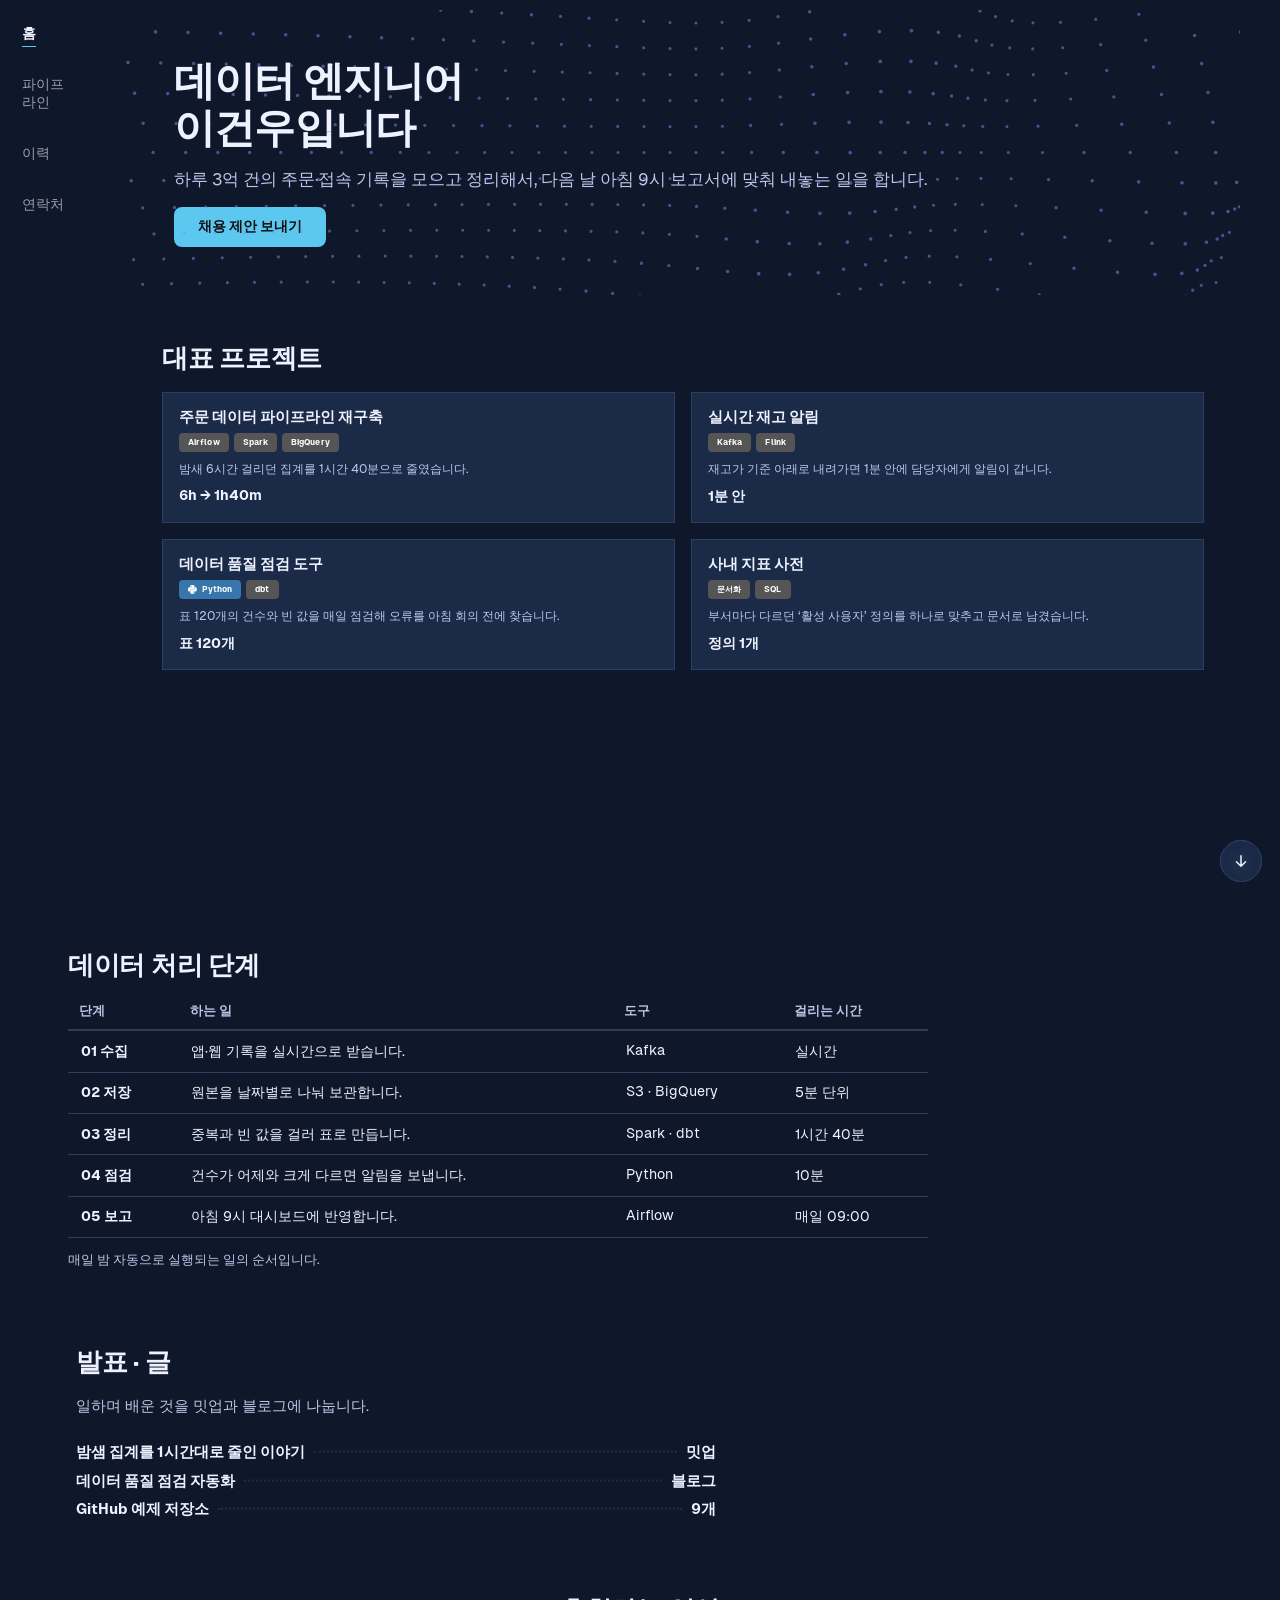
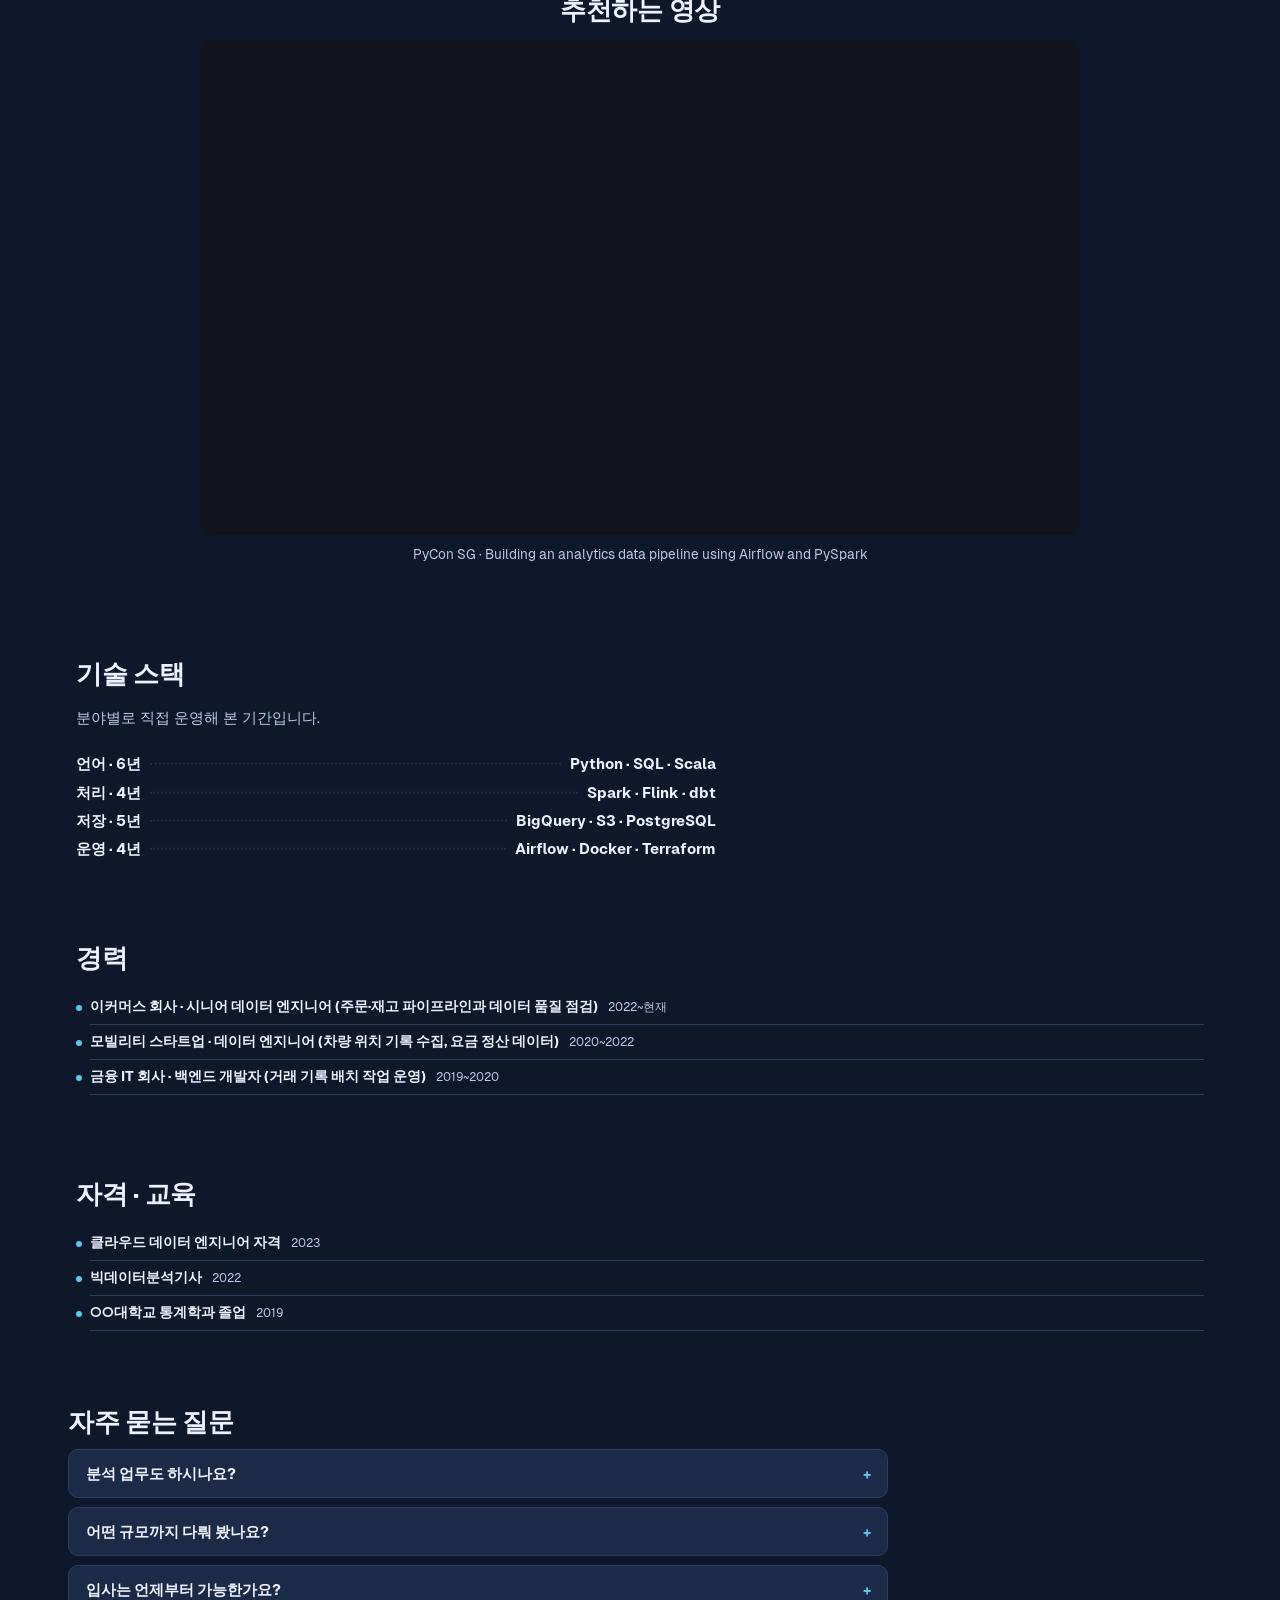
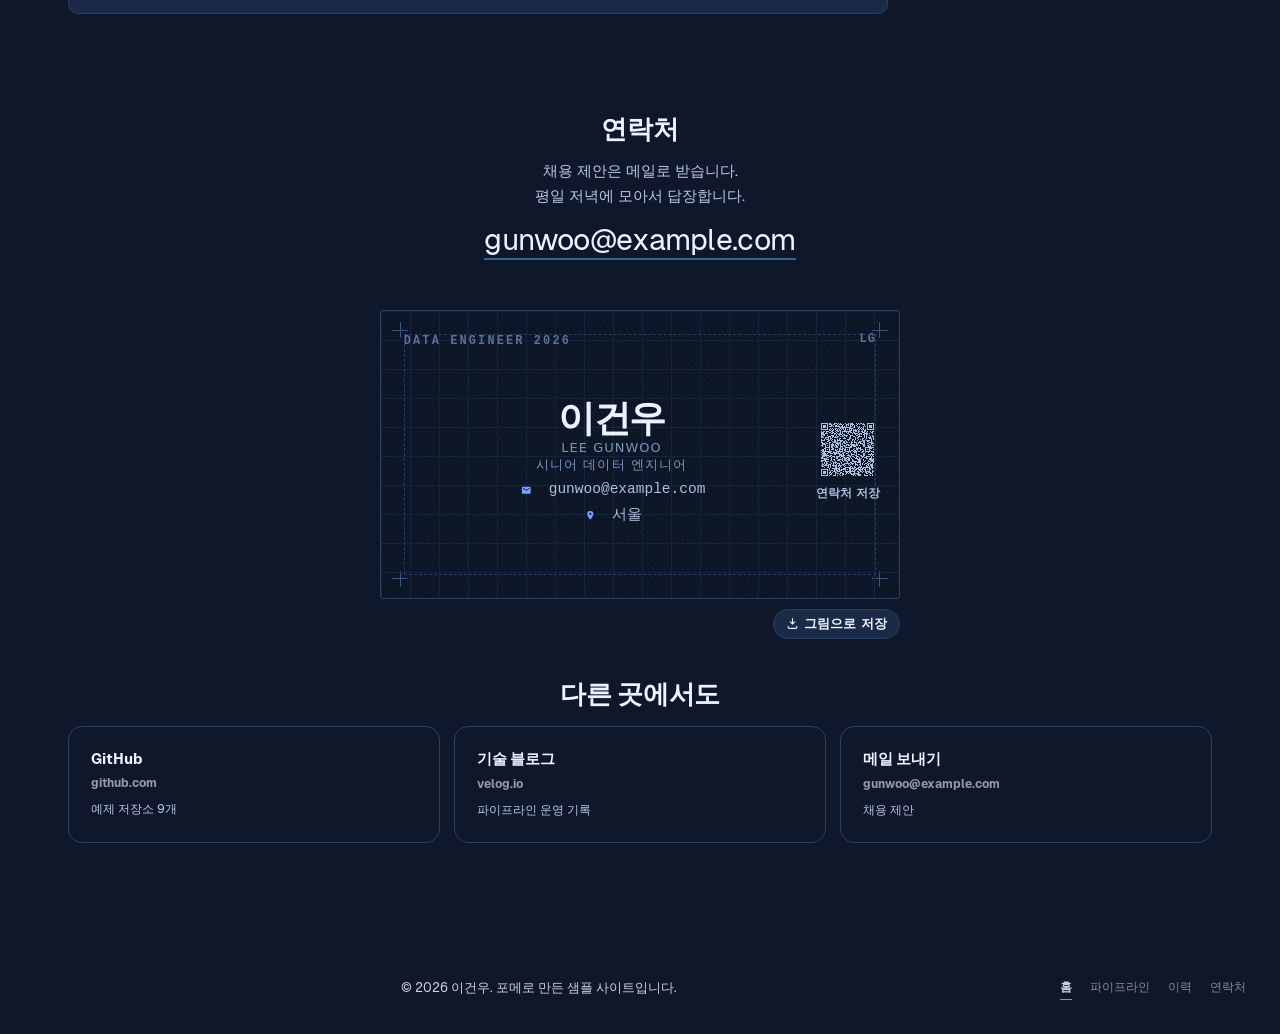
<file: index.html>
<!doctype html>
<html lang="ko">
<head>
  <meta charset="utf-8" />
  <meta name="viewport" content="width=device-width, initial-scale=1" />
  <title>이건우 · 데이터 엔지니어</title>
  <meta name="description" content="하루 3억 건의 주문·접속 기록을 정리하는 6년 차 데이터 엔지니어 이건우의 포트폴리오입니다." />
  <meta property="og:type" content="website" />
  <meta property="og:title" content="이건우 · 데이터 엔지니어" />
  <meta property="og:description" content="하루 3억 건의 주문·접속 기록을 정리하는 6년 차 데이터 엔지니어 이건우의 포트폴리오입니다." />
  <meta name="twitter:card" content="summary" />
  <link rel="icon" href="data:image/svg+xml,%3Csvg%20xmlns%3D%22http%3A%2F%2Fwww.w3.org%2F2000%2Fsvg%22%20viewBox%3D%220%200%2064%2064%22%3E%3Crect%20width%3D%2264%22%20height%3D%2264%22%20rx%3D%2214%22%20fill%3D%22%234f6bff%22%2F%3E%3Ctext%20x%3D%2232%22%20y%3D%2234%22%20text-anchor%3D%22middle%22%20dominant-baseline%3D%22central%22%20font-family%3D%22system-ui%2Csans-serif%22%20font-size%3D%2240%22%20font-weight%3D%22700%22%20fill%3D%22%23fff%22%3E%EA%B1%B4%3C%2Ftext%3E%3C%2Fsvg%3E" />
  <link rel="stylesheet" href="./assets/site.css" />
  <style>@view-transition { navigation: auto; }</style>
  <style>html{scroll-behavior:smooth}.wf-pg{display:block}html,body{background:#0f172a}.wf-headbar{position:sticky;top:0;z-index:60;min-height:0!important;padding-top:0!important;padding-bottom:0!important}.wf-headbar--still{position:static}.wf-footbar{min-height:0!important;padding-top:0!important}.wf-headbar .wf__region{position:static!important;align-self:stretch!important;width:100%}.wf-headbar--side{position:fixed;top:10px;bottom:10px;left:10px;width:76px;padding:0!important;overflow:auto}.wf-headbar--side .wf__region{height:100%}@media (max-width:760px){.wf-headbar--side{position:static;top:auto;bottom:auto;left:auto;width:auto;overflow:visible;margin:10px 10px 0}.wf-headbar--side .wf__region{height:auto}}.wf-pg{scroll-margin-top:70px}</style>
</head>
<body>
  <div class="wf-page wf-headbar wf-headbar--side" style="font-family:'Geist', -apple-system, 'Segoe UI', 'Malgun Gothic', 'Apple SD Gothic Neo', 'Noto Sans KR', system-ui, sans-serif;background:#0f172a;--wf-bg:#0f172a;--wf-text:#eef2ff;color:#eef2ff;--wf-surface:#1b2a47;--wf-line:#2b3f61;--wf-muted:#bcc7e8;--wf-accent:#5cc8f0;--wf-on-accent:#111114;--wf-max:1200px;padding:10px 10px;--fx-dot-color:#818cf8;--fx-star-color:#ffffff;--fx-char-color:#eef2ff;--enter-at:2%;gap:10px"><nav class="wf__region is-sticky" data-enter="left" style="grid-column:1;grid-row:1 / 4;min-height:0px;border-radius:0px;border-width:0px;padding:min(12px, 6vw)">
      <div class="wf-bar" style="justify-content:end">
        <nav class="wf-nav" style="gap:26px">
        <a href="#pg-0" class="wf-nav__item is-current">홈</a>
        <a href="#pg-1" class="wf-nav__item">파이프라인</a>
        <a href="#pg-2" class="wf-nav__item">이력</a>
        <a href="#pg-3" class="wf-nav__item">연락처</a>
      </nav>
        
      </div>
    </nav></div>
  <section class="wf-pg" id="pg-0">
  <div class="wf-page is-rowmax wf-enter wf-enter--zoom wf-ix" style="font-family:'Geist', -apple-system, 'Segoe UI', 'Malgun Gothic', 'Apple SD Gothic Neo', 'Noto Sans KR', system-ui, sans-serif;background:#0f172a;--wf-bg:#0f172a;--wf-text:#eef2ff;color:#eef2ff;--wf-surface:#1b2a47;--wf-line:#2b3f61;--wf-muted:#bcc7e8;--wf-accent:#5cc8f0;--wf-on-accent:#111114;--wf-max:1200px;padding:10px 10px;--fx-dot-color:#818cf8;--fx-star-color:#ffffff;--fx-char-color:#eef2ff;--enter-at:2%;gap:10px">
    <div class="wf" style="grid-template-columns:76px minmax(0, 1fr);grid-template-rows:auto 1fr auto;gap:10px">
    
    <section class="wf__region wf-tfx wf-tfx--chars wf-tfx-on--title" data-enter="right" style="grid-column:2;grid-row:1;min-height:0px;border-radius:0px;border-width:0px;padding:min(48px, 6vw);--tfx-step:40ms;--tfx-delay:0ms" data-fx="dots mxHover" data-fx-dot-grid-wave-spacing="28" data-fx-dot-grid-wave-radius="1.7" data-fx-dot-grid-wave-opacity="0.5" data-fx-dot-grid-wave-depth="34" data-fx-dot-grid-wave-speed="1" data-fx-dot-grid-wave-angle="38" data-fx-dot-grid-wave-ripple="0.35" data-fx-dot-grid-wave-pointer="true">
      <div class="wf-hero" style="align-items:flex-start;text-align:left">
        
        <h1 class="wf-hero__title" style="font-size:clamp(1.9em, 8.5vw, calc(0.85 * 3.2em))"><span class="wf-sr">데이터 엔지니어<br />이건우입니다</span><span aria-hidden="true" style="--tfx-n:14"><span class="wf-tfx__w"><span class="wf-tfx__ch" style="--i:0">데</span><span class="wf-tfx__ch" style="--i:1">이</span><span class="wf-tfx__ch" style="--i:2">터</span><span class="wf-tfx__ch" style="--i:3">&nbsp;</span></span><span class="wf-tfx__w"><span class="wf-tfx__ch" style="--i:4">엔</span><span class="wf-tfx__ch" style="--i:5">지</span><span class="wf-tfx__ch" style="--i:6">니</span><span class="wf-tfx__ch" style="--i:7">어</span></span><br /><span class="wf-tfx__w"><span class="wf-tfx__ch" style="--i:8">이</span><span class="wf-tfx__ch" style="--i:9">건</span><span class="wf-tfx__ch" style="--i:10">우</span><span class="wf-tfx__ch" style="--i:11">입</span><span class="wf-tfx__ch" style="--i:12">니</span><span class="wf-tfx__ch" style="--i:13">다</span></span></span></h1>
        <p class="wf-hero__sub">하루 3억 건의 주문·접속 기록을 모으고 정리해서, 다음 날 아침 9시 보고서에 맞춰 내놓는 일을 합니다.</p>
        <a class="wf-btn" style="border-radius:8px" href="#contact">채용 제안 보내기</a>
      </div>
    </section>
    <section class="wf__region" id="대표-프로젝트" data-enter="up" style="grid-column:2;grid-row:2;min-height:0px;border-radius:0px;border-width:0px;padding:min(36px, 6vw)">
      <div class="wf-gal is-phone2">
        <h2 class="wf-sec__title">대표 프로젝트</h2>
        
        
        <div class="wf-gal__grid" style="grid-template-columns:repeat(2, minmax(0, 1fr))">
          <article class="wf-card"><span class="wf-card__body">
              
              <b class="wf-card__title">주문 데이터 파이프라인 재구축</b>
              <span class="wf-card__stack wf-card__stack--badges"><span class="wf-tag wf-tag--badge" style="--bdg-bg:#555555;--bdg-fg:#ffffff">Airflow</span><span class="wf-tag wf-tag--badge" style="--bdg-bg:#555555;--bdg-fg:#ffffff">Spark</span><span class="wf-tag wf-tag--badge" style="--bdg-bg:#555555;--bdg-fg:#ffffff">BigQuery</span></span>
              <span class="wf-card__desc">밤새 6시간 걸리던 집계를 1시간 40분으로 줄였습니다.</span>
              <b class="wf-card__price">6h → 1h40m</b>
              
              
            </span></article>
          <article class="wf-card"><span class="wf-card__body">
              
              <b class="wf-card__title">실시간 재고 알림</b>
              <span class="wf-card__stack wf-card__stack--badges"><span class="wf-tag wf-tag--badge" style="--bdg-bg:#555555;--bdg-fg:#ffffff">Kafka</span><span class="wf-tag wf-tag--badge" style="--bdg-bg:#555555;--bdg-fg:#ffffff">Flink</span></span>
              <span class="wf-card__desc">재고가 기준 아래로 내려가면 1분 안에 담당자에게 알림이 갑니다.</span>
              <b class="wf-card__price">1분 안</b>
              
              
            </span></article>
          <article class="wf-card"><span class="wf-card__body">
              
              <b class="wf-card__title">데이터 품질 점검 도구</b>
              <span class="wf-card__stack wf-card__stack--badges"><span class="wf-tag wf-tag--badge" style="--bdg-bg:#3776AB;--bdg-fg:#ffffff"><svg class="wf-tag__logo" viewBox="0 0 24 24" aria-hidden="true"><path d="M14.25.18l.9.2.73.26.59.3.45.32.34.34.25.34.16.33.1.3.04.26.02.2-.01.13V8.5l-.05.63-.13.55-.21.46-.26.38-.3.31-.33.25-.35.19-.35.14-.33.1-.3.07-.26.04-.21.02H8.77l-.69.05-.59.14-.5.22-.41.27-.33.32-.27.35-.2.36-.15.37-.1.35-.07.32-.04.27-.02.21v3.06H3.17l-.21-.03-.28-.07-.32-.12-.35-.18-.36-.26-.36-.36-.35-.46-.32-.59-.28-.73-.21-.88-.14-1.05-.05-1.23.06-1.22.16-1.04.24-.87.32-.71.36-.57.4-.44.42-.33.42-.24.4-.16.36-.1.32-.05.24-.01h.16l.06.01h8.16v-.83H6.18l-.01-2.75-.02-.37.05-.34.11-.31.17-.28.25-.26.31-.23.38-.2.44-.18.51-.15.58-.12.64-.1.71-.06.77-.04.84-.02 1.27.05zm-6.3 1.98l-.23.33-.08.41.08.41.23.34.33.22.41.09.41-.09.33-.22.23-.34.08-.41-.08-.41-.23-.33-.33-.22-.41-.09-.41.09zm13.09 3.95l.28.06.32.12.35.18.36.27.36.35.35.47.32.59.28.73.21.88.14 1.04.05 1.23-.06 1.23-.16 1.04-.24.86-.32.71-.36.57-.4.45-.42.33-.42.24-.4.16-.36.09-.32.05-.24.02-.16-.01h-8.22v.82h5.84l.01 2.76.02.36-.05.34-.11.31-.17.29-.25.25-.31.24-.38.2-.44.17-.51.15-.58.13-.64.09-.71.07-.77.04-.84.01-1.27-.04-1.07-.14-.9-.2-.73-.25-.59-.3-.45-.33-.34-.34-.25-.34-.16-.33-.1-.3-.04-.25-.02-.2.01-.13v-5.34l.05-.64.13-.54.21-.46.26-.38.3-.32.33-.24.35-.2.35-.14.33-.1.3-.06.26-.04.21-.02.13-.01h5.84l.69-.05.59-.14.5-.21.41-.28.33-.32.27-.35.2-.36.15-.36.1-.35.07-.32.04-.28.02-.21V6.07h2.09l.14.01zm-6.47 14.25l-.23.33-.08.41.08.41.23.33.33.23.41.08.41-.08.33-.23.23-.33.08-.41-.08-.41-.23-.33-.33-.23-.41-.08-.41.08z" fill="currentColor"/></svg>Python</span><span class="wf-tag wf-tag--badge" style="--bdg-bg:#555555;--bdg-fg:#ffffff">dbt</span></span>
              <span class="wf-card__desc">표 120개의 건수와 빈 값을 매일 점검해 오류를 아침 회의 전에 찾습니다.</span>
              <b class="wf-card__price">표 120개</b>
              
              
            </span></article>
          <article class="wf-card"><span class="wf-card__body">
              
              <b class="wf-card__title">사내 지표 사전</b>
              <span class="wf-card__stack wf-card__stack--badges"><span class="wf-tag wf-tag--badge" style="--bdg-bg:#555555;--bdg-fg:#ffffff">문서화</span><span class="wf-tag wf-tag--badge" style="--bdg-bg:#555555;--bdg-fg:#ffffff">SQL</span></span>
              <span class="wf-card__desc">부서마다 다르던 ‘활성 사용자’ 정의를 하나로 맞추고 문서로 남겼습니다.</span>
              <b class="wf-card__price">정의 1개</b>
              
              
            </span></article>
        </div>
        
        
      </div>
    </section>
    
    </div>
    <a class="wf-down" href="#%EB%8C%80%ED%91%9C-%ED%94%84%EB%A1%9C%EC%A0%9D%ED%8A%B8" aria-label="아래로 이동"><svg width="18" height="18" viewBox="0 0 24 24" fill="none" stroke="currentColor" stroke-width="2" stroke-linecap="round" stroke-linejoin="round"><path d="M12 5v14M6 13l6 6 6-6"/></svg></a>
  </div>
  </section>
  <section class="wf-pg" id="pg-1">
  <div class="wf-page is-rowmax wf-enter wf-enter--zoom wf-ix" style="font-family:'Geist', -apple-system, 'Segoe UI', 'Malgun Gothic', 'Apple SD Gothic Neo', 'Noto Sans KR', system-ui, sans-serif;background:#0f172a;--wf-bg:#0f172a;--wf-text:#eef2ff;color:#eef2ff;--wf-surface:#1b2a47;--wf-line:#2b3f61;--wf-muted:#bcc7e8;--wf-accent:#5cc8f0;--wf-on-accent:#111114;--wf-max:1200px;padding:10px 10px;--fx-dot-color:#818cf8;--fx-star-color:#ffffff;--fx-char-color:#eef2ff;--enter-at:2%;gap:10px">
    <div class="wf" style="grid-template-columns:minmax(0, 1fr);grid-template-rows:auto auto 1fr;gap:10px">
    <section class="wf__region" id="데이터-처리-단계" data-enter="up" style="grid-column:1;grid-row:2;min-height:0px;border-radius:0px;border-width:0px;padding:min(28px, 6vw)">
      <div class="wf-table wf-table--stack">
        <h2 class="wf-sec__title">데이터 처리 단계</h2>
        <div class="wf-table__scroll"><table><thead><tr><th scope="col">단계</th><th scope="col">하는 일</th><th scope="col">도구</th><th scope="col">걸리는 시간</th></tr></thead><tbody><tr><td data-h="단계">01 수집</td><td data-h="하는 일">앱·웹 기록을 실시간으로 받습니다.</td><td data-h="도구">Kafka</td><td data-h="걸리는 시간">실시간</td></tr><tr><td data-h="단계">02 저장</td><td data-h="하는 일">원본을 날짜별로 나눠 보관합니다.</td><td data-h="도구">S3 · BigQuery</td><td data-h="걸리는 시간">5분 단위</td></tr><tr><td data-h="단계">03 정리</td><td data-h="하는 일">중복과 빈 값을 걸러 표로 만듭니다.</td><td data-h="도구">Spark · dbt</td><td data-h="걸리는 시간">1시간 40분</td></tr><tr><td data-h="단계">04 점검</td><td data-h="하는 일">건수가 어제와 크게 다르면 알림을 보냅니다.</td><td data-h="도구">Python</td><td data-h="걸리는 시간">10분</td></tr><tr><td data-h="단계">05 보고</td><td data-h="하는 일">아침 9시 대시보드에 반영합니다.</td><td data-h="도구">Airflow</td><td data-h="걸리는 시간">매일 09:00</td></tr></tbody></table></div>
        <p class="wf-table__note">매일 밤 자동으로 실행되는 일의 순서입니다.</p>
      </div>
    </section>
    <section class="wf__region" id="발표-글" data-enter="up" style="grid-column:1;grid-row:3;min-height:0px;border-radius:0px;border-width:0px;padding:min(36px, 6vw)">
      <div class="wf-sec" style="align-items:flex-start">
        <h2 class="wf-sec__title">발표 · 글</h2>
        <div class="wf-sec__cols" style="grid-template-columns:repeat(1, minmax(0, 1fr))">
          <p class="wf-sec__body">일하며 배운 것을 밋업과 블로그에 나눕니다.</p>
        </div>
        <dl class="wf-price"><div class="wf-price__row"><dt>밤샘 집계를 1시간대로 줄인 이야기</dt><span class="wf-price__dots" aria-hidden="true"></span><dd>밋업</dd></div><div class="wf-price__row"><dt>데이터 품질 점검 자동화</dt><span class="wf-price__dots" aria-hidden="true"></span><dd>블로그</dd></div><div class="wf-price__row"><dt>GitHub 예제 저장소</dt><span class="wf-price__dots" aria-hidden="true"></span><dd>9개</dd></div></dl>
      </div>
    </section>
    </div>
    <div class="wf wf--row" style="grid-template-columns:repeat(1, minmax(0, 1fr));gap:10px">
      <section class="wf__region" id="추천하는-영상" data-enter="up" style="min-height:0px;border-radius:0px;border-width:0px;padding:min(28px, 6vw)">
      <div class="wf-video" style="align-items:center;text-align:center">
        <h2 class="wf-sec__title">추천하는 영상</h2>
        
        <iframe class="wf-video__frame" src="https://www.youtube-nocookie.com/embed/yYg0GpFKkz4" title="추천하는 영상" loading="lazy" allow="accelerometer; autoplay; clipboard-write; encrypted-media; gyroscope; picture-in-picture; web-share" referrerpolicy="strict-origin-when-cross-origin" allowfullscreen></iframe>
        <p class="wf-video__cap">PyCon SG · Building an analytics data pipeline using Airflow and PySpark</p>
      </div>
    </section>
    </div>
    <a class="wf-down" href="#%EB%8D%B0%EC%9D%B4%ED%84%B0-%EC%B2%98%EB%A6%AC-%EB%8B%A8%EA%B3%84" aria-label="아래로 이동"><svg width="18" height="18" viewBox="0 0 24 24" fill="none" stroke="currentColor" stroke-width="2" stroke-linecap="round" stroke-linejoin="round"><path d="M12 5v14M6 13l6 6 6-6"/></svg></a>
  </div>
  </section>
  <section class="wf-pg" id="pg-2">
  <div class="wf-page is-rowmax wf-enter wf-enter--zoom wf-ix" style="font-family:'Geist', -apple-system, 'Segoe UI', 'Malgun Gothic', 'Apple SD Gothic Neo', 'Noto Sans KR', system-ui, sans-serif;background:#0f172a;--wf-bg:#0f172a;--wf-text:#eef2ff;color:#eef2ff;--wf-surface:#1b2a47;--wf-line:#2b3f61;--wf-muted:#bcc7e8;--wf-accent:#5cc8f0;--wf-on-accent:#111114;--wf-max:1200px;padding:10px 10px;--fx-dot-color:#818cf8;--fx-star-color:#ffffff;--fx-char-color:#eef2ff;--enter-at:2%;gap:10px">
    <div class="wf" style="grid-template-columns:minmax(0, 1fr);grid-template-rows:auto auto 1fr;gap:10px">
    <section class="wf__region" id="기술-스택" data-enter="up" style="grid-column:1;grid-row:2;min-height:0px;border-radius:0px;border-width:0px;padding:min(36px, 6vw)">
      <div class="wf-sec" style="align-items:flex-start">
        <h2 class="wf-sec__title">기술 스택</h2>
        <div class="wf-sec__cols" style="grid-template-columns:repeat(1, minmax(0, 1fr))">
          <p class="wf-sec__body">분야별로 직접 운영해 본 기간입니다.</p>
        </div>
        <dl class="wf-price"><div class="wf-price__row"><dt>언어 · 6년</dt><span class="wf-price__dots" aria-hidden="true"></span><dd>Python · SQL · Scala</dd></div><div class="wf-price__row"><dt>처리 · 4년</dt><span class="wf-price__dots" aria-hidden="true"></span><dd>Spark · Flink · dbt</dd></div><div class="wf-price__row"><dt>저장 · 5년</dt><span class="wf-price__dots" aria-hidden="true"></span><dd>BigQuery · S3 · PostgreSQL</dd></div><div class="wf-price__row"><dt>운영 · 4년</dt><span class="wf-price__dots" aria-hidden="true"></span><dd>Airflow · Docker · Terraform</dd></div></dl>
      </div>
    </section>
    <section class="wf__region" id="경력" data-enter="up" style="grid-column:1;grid-row:3;min-height:0px;border-radius:0px;border-width:0px;padding:min(36px, 6vw)">
      <div class="wf-sec" style="align-items:flex-start">
        <h2 class="wf-sec__title">경력</h2>
        
        <ol class="wf-time"><li class="wf-time__row"><b>이커머스 회사 · 시니어 데이터 엔지니어 (주문·재고 파이프라인과 데이터 품질 점검)</b><span>2022~현재</span></li><li class="wf-time__row"><b>모빌리티 스타트업 · 데이터 엔지니어 (차량 위치 기록 수집, 요금 정산 데이터)</b><span>2020~2022</span></li><li class="wf-time__row"><b>금융 IT 회사 · 백엔드 개발자 (거래 기록 배치 작업 운영)</b><span>2019~2020</span></li></ol>
      </div>
    </section>
    </div>
    <div class="wf wf--row" style="grid-template-columns:repeat(1, minmax(0, 1fr));gap:10px">
      <section class="wf__region" id="자격-교육" data-enter="up" style="min-height:0px;border-radius:0px;border-width:0px;padding:min(36px, 6vw)">
      <div class="wf-sec" style="align-items:flex-start">
        <h2 class="wf-sec__title">자격 · 교육</h2>
        
        <ol class="wf-time"><li class="wf-time__row"><b>클라우드 데이터 엔지니어 자격</b><span>2023</span></li><li class="wf-time__row"><b>빅데이터분석기사</b><span>2022</span></li><li class="wf-time__row"><b>○○대학교 통계학과 졸업</b><span>2019</span></li></ol>
      </div>
    </section>
    </div>
    <div class="wf wf--row" style="grid-template-columns:repeat(1, minmax(0, 1fr));gap:10px">
      <section class="wf__region" id="자주-묻는-질문" data-enter="up" style="min-height:0px;border-radius:0px;border-width:0px;padding:min(28px, 6vw)">
      <div class="wf-faq">
        <h2 class="wf-sec__title">자주 묻는 질문</h2>
        <details class="wf-faq__item"><summary class="wf-faq__q">분석 업무도 하시나요?</summary><p class="wf-faq__a">지표 정의와 대시보드 설계까지는 함께 합니다.</p></details>
        <details class="wf-faq__item"><summary class="wf-faq__q">어떤 규모까지 다뤄 봤나요?</summary><p class="wf-faq__a">하루 3억 건, 저장 용량 400TB 규모를 운영하고 있습니다.</p></details>
        <details class="wf-faq__item"><summary class="wf-faq__q">입사는 언제부터 가능한가요?</summary><p class="wf-faq__a">지금 맡은 파이프라인을 넘겨주는 데 한 달이면 충분합니다.</p></details>
        <script>(function(f){f=document.currentScript.parentNode;var was=[];addEventListener('beforeprint',function(){was=[].map.call(f.querySelectorAll('details'),function(d){var o=d.open;d.open=true;return o;});});addEventListener('afterprint',function(){[].forEach.call(f.querySelectorAll('details'),function(d,k){d.open=!!was[k];});});})();</script>
      </div>
    </section>
    </div>
    <a class="wf-down" href="#%EA%B8%B0%EC%88%A0-%EC%8A%A4%ED%83%9D" aria-label="아래로 이동"><svg width="18" height="18" viewBox="0 0 24 24" fill="none" stroke="currentColor" stroke-width="2" stroke-linecap="round" stroke-linejoin="round"><path d="M12 5v14M6 13l6 6 6-6"/></svg></a>
  </div>
  </section>
  <section class="wf-pg" id="pg-3">
  <div class="wf-page is-rowmax wf-enter wf-enter--zoom wf-ix" style="font-family:'Geist', -apple-system, 'Segoe UI', 'Malgun Gothic', 'Apple SD Gothic Neo', 'Noto Sans KR', system-ui, sans-serif;background:#0f172a;--wf-bg:#0f172a;--wf-text:#eef2ff;color:#eef2ff;--wf-surface:#1b2a47;--wf-line:#2b3f61;--wf-muted:#bcc7e8;--wf-accent:#5cc8f0;--wf-on-accent:#111114;--wf-max:1200px;padding:10px 10px;--fx-dot-color:#818cf8;--fx-star-color:#ffffff;--fx-char-color:#eef2ff;--enter-at:2%;gap:10px">
    <div class="wf" style="grid-template-columns:minmax(0, 1fr);grid-template-rows:auto auto;gap:10px">
    <section class="wf__region" id="contact" data-enter="up" style="grid-column:1;grid-row:2;min-height:0px;border-radius:0px;border-width:0px;padding:min(40px, 6vw)">
      <div class="wf-contact" style="align-items:center;text-align:center">
        <h2 class="wf-sec__title">연락처</h2>
        <p class="wf-sec__body">채용 제안은 메일로 받습니다.<br />평일 저녁에 모아서 답장합니다.</p>
        <a class="wf-contact__mail is-big" href="mailto:gunwoo@example.com">gunwoo@example.com</a>
        
        
        
        
        
        
      </div>
    </section>
    </div>
    <div class="wf wf--row" style="grid-template-columns:repeat(1, minmax(0, 1fr));gap:10px">
      <section class="wf__region" data-enter="up" style="min-height:0px;border-radius:0px;border-width:0px;padding:min(0px, 6vw)">
      <div class="wf-bcardbox" style="max-width:520px"><div class="wf-bcard wf-bcard--schema wf-bcard--ico-fill" style="--bc-paper:0.4;max-width:520px">
        <span class="wf-bcard__deco" aria-hidden="true"></span>
        <span class="wf-bcard__paper" aria-hidden="true"></span>
        <div class="wf-bcard__in">
        <span class="wf-bcard__label">DATA ENGINEER 2026</span>
        <span class="wf-bcard__org">데이터 엔지니어링</span>
        <span class="wf-bcard__mono">LG</span>
        <div class="wf-bcard__lead">
          <b class="wf-bcard__role">데이터 엔지니어링</b>
          <span class="wf-bcard__rolesub">수집 · 정리 · 점검</span>
        </div>
        <div class="wf-bcard__info">
          <div class="wf-bcard__row">
            <span class="wf-bcard__text">
              <b class="wf-bcard__name">이건우</b>
              <span class="wf-bcard__nameen">Lee Gunwoo</span>
              <span class="wf-bcard__title wf-bcard__titles"><span class="wf-bcard__tpart">시니어 데이터 엔지니어</span></span>
            </span>
            <span class="wf-bcard__ico" aria-hidden="true"><svg viewBox="0 0 24 24"><path d="M12 12a5 5 0 1 0 0-10 5 5 0 0 0 0 10zm0 2c-5 0-9 2.5-9 5.5V22h18v-2.5c0-3-4-5.5-9-5.5z" fill="currentColor"/></svg></span>
          </div>
          <div class="wf-bcard__row wf-bcard__row--mail"><span class="wf-bcard__text"><span class="wf-bcard__line">gunwoo@example.com</span></span><span class="wf-bcard__ico" aria-hidden="true"><svg viewBox="0 0 24 24"><path d="M20 4H4a2 2 0 0 0-2 2v12a2 2 0 0 0 2 2h16a2 2 0 0 0 2-2V6a2 2 0 0 0-2-2zm0 4-8 5-8-5V6l8 5 8-5v2z" fill="currentColor"/></svg></span></div><div class="wf-bcard__row wf-bcard__row--pin"><span class="wf-bcard__text"><span class="wf-bcard__line">서울</span></span><span class="wf-bcard__ico" aria-hidden="true"><svg viewBox="0 0 24 24"><path d="M12 2a7 7 0 0 0-7 7c0 5.2 7 13 7 13s7-7.8 7-13a7 7 0 0 0-7-7zm0 9.5A2.5 2.5 0 1 1 12 6.5a2.5 2.5 0 0 1 0 5z" fill="currentColor"/></svg></span></div>
        </div>
        <p class="wf-bcard__tagline">하루 3억 건의 기록을 다음 날 아침 9시까지 정리합니다.</p>
        <span class="wf-bcard__stack">Python, Spark, Airflow</span>
        <div class="wf-bcard__side"><span class="wf-bcard__qr"><svg class="wf-qr" viewBox="0 0 57 57" role="img" aria-label="연락처 QR 코드" shape-rendering="crispEdges"><path d="M2,2h1v1h-1zM3,2h1v1h-1zM4,2h1v1h-1zM5,2h1v1h-1zM6,2h1v1h-1zM7,2h1v1h-1zM8,2h1v1h-1zM10,2h1v1h-1zM11,2h1v1h-1zM15,2h1v1h-1zM16,2h1v1h-1zM17,2h1v1h-1zM19,2h1v1h-1zM21,2h1v1h-1zM26,2h1v1h-1zM29,2h1v1h-1zM31,2h1v1h-1zM32,2h1v1h-1zM33,2h1v1h-1zM37,2h1v1h-1zM39,2h1v1h-1zM41,2h1v1h-1zM42,2h1v1h-1zM44,2h1v1h-1zM48,2h1v1h-1zM49,2h1v1h-1zM50,2h1v1h-1zM51,2h1v1h-1zM52,2h1v1h-1zM53,2h1v1h-1zM54,2h1v1h-1zM2,3h1v1h-1zM8,3h1v1h-1zM10,3h1v1h-1zM11,3h1v1h-1zM12,3h1v1h-1zM14,3h1v1h-1zM15,3h1v1h-1zM18,3h1v1h-1zM20,3h1v1h-1zM21,3h1v1h-1zM22,3h1v1h-1zM24,3h1v1h-1zM27,3h1v1h-1zM28,3h1v1h-1zM29,3h1v1h-1zM31,3h1v1h-1zM32,3h1v1h-1zM33,3h1v1h-1zM34,3h1v1h-1zM38,3h1v1h-1zM40,3h1v1h-1zM43,3h1v1h-1zM44,3h1v1h-1zM45,3h1v1h-1zM48,3h1v1h-1zM54,3h1v1h-1zM2,4h1v1h-1zM4,4h1v1h-1zM5,4h1v1h-1zM6,4h1v1h-1zM8,4h1v1h-1zM12,4h1v1h-1zM13,4h1v1h-1zM16,4h1v1h-1zM17,4h1v1h-1zM19,4h1v1h-1zM23,4h1v1h-1zM27,4h1v1h-1zM29,4h1v1h-1zM31,4h1v1h-1zM33,4h1v1h-1zM35,4h1v1h-1zM37,4h1v1h-1zM45,4h1v1h-1zM48,4h1v1h-1zM50,4h1v1h-1zM51,4h1v1h-1zM52,4h1v1h-1zM54,4h1v1h-1zM2,5h1v1h-1zM4,5h1v1h-1zM5,5h1v1h-1zM6,5h1v1h-1zM8,5h1v1h-1zM10,5h1v1h-1zM11,5h1v1h-1zM12,5h1v1h-1zM14,5h1v1h-1zM16,5h1v1h-1zM17,5h1v1h-1zM18,5h1v1h-1zM19,5h1v1h-1zM20,5h1v1h-1zM22,5h1v1h-1zM23,5h1v1h-1zM25,5h1v1h-1zM27,5h1v1h-1zM31,5h1v1h-1zM32,5h1v1h-1zM35,5h1v1h-1zM38,5h1v1h-1zM40,5h1v1h-1zM44,5h1v1h-1zM46,5h1v1h-1zM48,5h1v1h-1zM50,5h1v1h-1zM51,5h1v1h-1zM52,5h1v1h-1zM54,5h1v1h-1zM2,6h1v1h-1zM4,6h1v1h-1zM5,6h1v1h-1zM6,6h1v1h-1zM8,6h1v1h-1zM20,6h1v1h-1zM21,6h1v1h-1zM22,6h1v1h-1zM23,6h1v1h-1zM24,6h1v1h-1zM25,6h1v1h-1zM26,6h1v1h-1zM27,6h1v1h-1zM28,6h1v1h-1zM29,6h1v1h-1zM30,6h1v1h-1zM31,6h1v1h-1zM34,6h1v1h-1zM35,6h1v1h-1zM39,6h1v1h-1zM40,6h1v1h-1zM42,6h1v1h-1zM44,6h1v1h-1zM48,6h1v1h-1zM50,6h1v1h-1zM51,6h1v1h-1zM52,6h1v1h-1zM54,6h1v1h-1zM2,7h1v1h-1zM8,7h1v1h-1zM11,7h1v1h-1zM13,7h1v1h-1zM16,7h1v1h-1zM17,7h1v1h-1zM19,7h1v1h-1zM21,7h1v1h-1zM23,7h1v1h-1zM24,7h1v1h-1zM26,7h1v1h-1zM30,7h1v1h-1zM31,7h1v1h-1zM32,7h1v1h-1zM33,7h1v1h-1zM39,7h1v1h-1zM41,7h1v1h-1zM43,7h1v1h-1zM44,7h1v1h-1zM48,7h1v1h-1zM54,7h1v1h-1zM2,8h1v1h-1zM3,8h1v1h-1zM4,8h1v1h-1zM5,8h1v1h-1zM6,8h1v1h-1zM7,8h1v1h-1zM8,8h1v1h-1zM10,8h1v1h-1zM12,8h1v1h-1zM14,8h1v1h-1zM16,8h1v1h-1zM18,8h1v1h-1zM20,8h1v1h-1zM22,8h1v1h-1zM24,8h1v1h-1zM26,8h1v1h-1zM28,8h1v1h-1zM30,8h1v1h-1zM32,8h1v1h-1zM34,8h1v1h-1zM36,8h1v1h-1zM38,8h1v1h-1zM40,8h1v1h-1zM42,8h1v1h-1zM44,8h1v1h-1zM46,8h1v1h-1zM48,8h1v1h-1zM49,8h1v1h-1zM50,8h1v1h-1zM51,8h1v1h-1zM52,8h1v1h-1zM53,8h1v1h-1zM54,8h1v1h-1zM10,9h1v1h-1zM11,9h1v1h-1zM13,9h1v1h-1zM14,9h1v1h-1zM17,9h1v1h-1zM18,9h1v1h-1zM20,9h1v1h-1zM21,9h1v1h-1zM25,9h1v1h-1zM26,9h1v1h-1zM30,9h1v1h-1zM31,9h1v1h-1zM32,9h1v1h-1zM34,9h1v1h-1zM35,9h1v1h-1zM36,9h1v1h-1zM37,9h1v1h-1zM39,9h1v1h-1zM43,9h1v1h-1zM45,9h1v1h-1zM46,9h1v1h-1zM2,10h1v1h-1zM4,10h1v1h-1zM5,10h1v1h-1zM7,10h1v1h-1zM8,10h1v1h-1zM9,10h1v1h-1zM12,10h1v1h-1zM13,10h1v1h-1zM16,10h1v1h-1zM18,10h1v1h-1zM19,10h1v1h-1zM21,10h1v1h-1zM23,10h1v1h-1zM24,10h1v1h-1zM25,10h1v1h-1zM26,10h1v1h-1zM27,10h1v1h-1zM28,10h1v1h-1zM29,10h1v1h-1zM30,10h1v1h-1zM31,10h1v1h-1zM34,10h1v1h-1zM36,10h1v1h-1zM37,10h1v1h-1zM39,10h1v1h-1zM40,10h1v1h-1zM42,10h1v1h-1zM43,10h1v1h-1zM45,10h1v1h-1zM46,10h1v1h-1zM48,10h1v1h-1zM51,10h1v1h-1zM53,10h1v1h-1zM54,10h1v1h-1zM2,11h1v1h-1zM3,11h1v1h-1zM4,11h1v1h-1zM7,11h1v1h-1zM10,11h1v1h-1zM11,11h1v1h-1zM13,11h1v1h-1zM14,11h1v1h-1zM17,11h1v1h-1zM21,11h1v1h-1zM23,11h1v1h-1zM27,11h1v1h-1zM29,11h1v1h-1zM31,11h1v1h-1zM32,11h1v1h-1zM34,11h1v1h-1zM35,11h1v1h-1zM39,11h1v1h-1zM43,11h1v1h-1zM44,11h1v1h-1zM45,11h1v1h-1zM47,11h1v1h-1zM52,11h1v1h-1zM53,11h1v1h-1zM2,12h1v1h-1zM3,12h1v1h-1zM4,12h1v1h-1zM6,12h1v1h-1zM7,12h1v1h-1zM8,12h1v1h-1zM12,12h1v1h-1zM13,12h1v1h-1zM15,12h1v1h-1zM16,12h1v1h-1zM18,12h1v1h-1zM20,12h1v1h-1zM21,12h1v1h-1zM23,12h1v1h-1zM28,12h1v1h-1zM29,12h1v1h-1zM33,12h1v1h-1zM35,12h1v1h-1zM36,12h1v1h-1zM37,12h1v1h-1zM38,12h1v1h-1zM40,12h1v1h-1zM41,12h1v1h-1zM42,12h1v1h-1zM45,12h1v1h-1zM46,12h1v1h-1zM47,12h1v1h-1zM48,12h1v1h-1zM50,12h1v1h-1zM53,12h1v1h-1zM2,13h1v1h-1zM3,13h1v1h-1zM4,13h1v1h-1zM5,13h1v1h-1zM15,13h1v1h-1zM17,13h1v1h-1zM19,13h1v1h-1zM20,13h1v1h-1zM21,13h1v1h-1zM22,13h1v1h-1zM24,13h1v1h-1zM25,13h1v1h-1zM30,13h1v1h-1zM36,13h1v1h-1zM39,13h1v1h-1zM40,13h1v1h-1zM42,13h1v1h-1zM44,13h1v1h-1zM45,13h1v1h-1zM47,13h1v1h-1zM48,13h1v1h-1zM2,14h1v1h-1zM4,14h1v1h-1zM5,14h1v1h-1zM8,14h1v1h-1zM12,14h1v1h-1zM13,14h1v1h-1zM14,14h1v1h-1zM17,14h1v1h-1zM20,14h1v1h-1zM23,14h1v1h-1zM25,14h1v1h-1zM26,14h1v1h-1zM27,14h1v1h-1zM28,14h1v1h-1zM31,14h1v1h-1zM32,14h1v1h-1zM33,14h1v1h-1zM37,14h1v1h-1zM38,14h1v1h-1zM40,14h1v1h-1zM45,14h1v1h-1zM47,14h1v1h-1zM50,14h1v1h-1zM53,14h1v1h-1zM2,15h1v1h-1zM3,15h1v1h-1zM9,15h1v1h-1zM10,15h1v1h-1zM11,15h1v1h-1zM13,15h1v1h-1zM14,15h1v1h-1zM16,15h1v1h-1zM18,15h1v1h-1zM19,15h1v1h-1zM21,15h1v1h-1zM23,15h1v1h-1zM24,15h1v1h-1zM27,15h1v1h-1zM31,15h1v1h-1zM34,15h1v1h-1zM35,15h1v1h-1zM39,15h1v1h-1zM40,15h1v1h-1zM41,15h1v1h-1zM42,15h1v1h-1zM45,15h1v1h-1zM47,15h1v1h-1zM51,15h1v1h-1zM53,15h1v1h-1zM54,15h1v1h-1zM2,16h1v1h-1zM3,16h1v1h-1zM4,16h1v1h-1zM6,16h1v1h-1zM7,16h1v1h-1zM8,16h1v1h-1zM9,16h1v1h-1zM11,16h1v1h-1zM13,16h1v1h-1zM15,16h1v1h-1zM16,16h1v1h-1zM17,16h1v1h-1zM18,16h1v1h-1zM25,16h1v1h-1zM30,16h1v1h-1zM31,16h1v1h-1zM36,16h1v1h-1zM38,16h1v1h-1zM39,16h1v1h-1zM45,16h1v1h-1zM47,16h1v1h-1zM49,16h1v1h-1zM50,16h1v1h-1zM51,16h1v1h-1zM54,16h1v1h-1zM6,17h1v1h-1zM9,17h1v1h-1zM11,17h1v1h-1zM12,17h1v1h-1zM20,17h1v1h-1zM21,17h1v1h-1zM24,17h1v1h-1zM25,17h1v1h-1zM26,17h1v1h-1zM30,17h1v1h-1zM31,17h1v1h-1zM36,17h1v1h-1zM38,17h1v1h-1zM43,17h1v1h-1zM44,17h1v1h-1zM47,17h1v1h-1zM50,17h1v1h-1zM51,17h1v1h-1zM52,17h1v1h-1zM54,17h1v1h-1zM2,18h1v1h-1zM5,18h1v1h-1zM7,18h1v1h-1zM8,18h1v1h-1zM9,18h1v1h-1zM11,18h1v1h-1zM13,18h1v1h-1zM15,18h1v1h-1zM18,18h1v1h-1zM20,18h1v1h-1zM28,18h1v1h-1zM29,18h1v1h-1zM30,18h1v1h-1zM33,18h1v1h-1zM34,18h1v1h-1zM36,18h1v1h-1zM39,18h1v1h-1zM41,18h1v1h-1zM43,18h1v1h-1zM46,18h1v1h-1zM52,18h1v1h-1zM54,18h1v1h-1zM2,19h1v1h-1zM3,19h1v1h-1zM4,19h1v1h-1zM5,19h1v1h-1zM9,19h1v1h-1zM10,19h1v1h-1zM12,19h1v1h-1zM15,19h1v1h-1zM16,19h1v1h-1zM18,19h1v1h-1zM19,19h1v1h-1zM20,19h1v1h-1zM21,19h1v1h-1zM22,19h1v1h-1zM23,19h1v1h-1zM26,19h1v1h-1zM29,19h1v1h-1zM33,19h1v1h-1zM35,19h1v1h-1zM38,19h1v1h-1zM43,19h1v1h-1zM44,19h1v1h-1zM45,19h1v1h-1zM47,19h1v1h-1zM48,19h1v1h-1zM49,19h1v1h-1zM50,19h1v1h-1zM52,19h1v1h-1zM2,20h1v1h-1zM8,20h1v1h-1zM9,20h1v1h-1zM13,20h1v1h-1zM15,20h1v1h-1zM16,20h1v1h-1zM18,20h1v1h-1zM21,20h1v1h-1zM22,20h1v1h-1zM24,20h1v1h-1zM25,20h1v1h-1zM27,20h1v1h-1zM32,20h1v1h-1zM35,20h1v1h-1zM40,20h1v1h-1zM41,20h1v1h-1zM42,20h1v1h-1zM44,20h1v1h-1zM45,20h1v1h-1zM48,20h1v1h-1zM49,20h1v1h-1zM52,20h1v1h-1zM2,21h1v1h-1zM3,21h1v1h-1zM6,21h1v1h-1zM10,21h1v1h-1zM11,21h1v1h-1zM14,21h1v1h-1zM15,21h1v1h-1zM16,21h1v1h-1zM17,21h1v1h-1zM18,21h1v1h-1zM20,21h1v1h-1zM21,21h1v1h-1zM24,21h1v1h-1zM25,21h1v1h-1zM27,21h1v1h-1zM28,21h1v1h-1zM30,21h1v1h-1zM32,21h1v1h-1zM33,21h1v1h-1zM35,21h1v1h-1zM36,21h1v1h-1zM37,21h1v1h-1zM39,21h1v1h-1zM40,21h1v1h-1zM41,21h1v1h-1zM44,21h1v1h-1zM45,21h1v1h-1zM50,21h1v1h-1zM51,21h1v1h-1zM52,21h1v1h-1zM53,21h1v1h-1zM3,22h1v1h-1zM4,22h1v1h-1zM5,22h1v1h-1zM7,22h1v1h-1zM8,22h1v1h-1zM10,22h1v1h-1zM13,22h1v1h-1zM17,22h1v1h-1zM18,22h1v1h-1zM19,22h1v1h-1zM20,22h1v1h-1zM21,22h1v1h-1zM23,22h1v1h-1zM25,22h1v1h-1zM26,22h1v1h-1zM32,22h1v1h-1zM37,22h1v1h-1zM39,22h1v1h-1zM41,22h1v1h-1zM42,22h1v1h-1zM43,22h1v1h-1zM45,22h1v1h-1zM48,22h1v1h-1zM49,22h1v1h-1zM52,22h1v1h-1zM53,22h1v1h-1zM54,22h1v1h-1zM3,23h1v1h-1zM4,23h1v1h-1zM5,23h1v1h-1zM6,23h1v1h-1zM10,23h1v1h-1zM12,23h1v1h-1zM13,23h1v1h-1zM14,23h1v1h-1zM16,23h1v1h-1zM18,23h1v1h-1zM19,23h1v1h-1zM21,23h1v1h-1zM23,23h1v1h-1zM27,23h1v1h-1zM28,23h1v1h-1zM29,23h1v1h-1zM31,23h1v1h-1zM32,23h1v1h-1zM33,23h1v1h-1zM34,23h1v1h-1zM35,23h1v1h-1zM37,23h1v1h-1zM38,23h1v1h-1zM43,23h1v1h-1zM44,23h1v1h-1zM45,23h1v1h-1zM50,23h1v1h-1zM52,23h1v1h-1zM2,24h1v1h-1zM3,24h1v1h-1zM6,24h1v1h-1zM8,24h1v1h-1zM10,24h1v1h-1zM12,24h1v1h-1zM13,24h1v1h-1zM14,24h1v1h-1zM16,24h1v1h-1zM17,24h1v1h-1zM19,24h1v1h-1zM21,24h1v1h-1zM24,24h1v1h-1zM25,24h1v1h-1zM27,24h1v1h-1zM29,24h1v1h-1zM30,24h1v1h-1zM32,24h1v1h-1zM33,24h1v1h-1zM34,24h1v1h-1zM35,24h1v1h-1zM36,24h1v1h-1zM37,24h1v1h-1zM38,24h1v1h-1zM40,24h1v1h-1zM44,24h1v1h-1zM45,24h1v1h-1zM48,24h1v1h-1zM49,24h1v1h-1zM51,24h1v1h-1zM53,24h1v1h-1zM54,24h1v1h-1zM3,25h1v1h-1zM6,25h1v1h-1zM10,25h1v1h-1zM12,25h1v1h-1zM13,25h1v1h-1zM15,25h1v1h-1zM17,25h1v1h-1zM18,25h1v1h-1zM21,25h1v1h-1zM22,25h1v1h-1zM23,25h1v1h-1zM25,25h1v1h-1zM26,25h1v1h-1zM31,25h1v1h-1zM32,25h1v1h-1zM34,25h1v1h-1zM35,25h1v1h-1zM36,25h1v1h-1zM44,25h1v1h-1zM45,25h1v1h-1zM49,25h1v1h-1zM50,25h1v1h-1zM51,25h1v1h-1zM6,26h1v1h-1zM7,26h1v1h-1zM8,26h1v1h-1zM9,26h1v1h-1zM10,26h1v1h-1zM12,26h1v1h-1zM13,26h1v1h-1zM16,26h1v1h-1zM17,26h1v1h-1zM18,26h1v1h-1zM21,26h1v1h-1zM23,26h1v1h-1zM26,26h1v1h-1zM27,26h1v1h-1zM28,26h1v1h-1zM29,26h1v1h-1zM30,26h1v1h-1zM31,26h1v1h-1zM32,26h1v1h-1zM37,26h1v1h-1zM39,26h1v1h-1zM41,26h1v1h-1zM46,26h1v1h-1zM47,26h1v1h-1zM48,26h1v1h-1zM49,26h1v1h-1zM50,26h1v1h-1zM51,26h1v1h-1zM52,26h1v1h-1zM53,26h1v1h-1zM54,26h1v1h-1zM5,27h1v1h-1zM6,27h1v1h-1zM10,27h1v1h-1zM13,27h1v1h-1zM14,27h1v1h-1zM20,27h1v1h-1zM21,27h1v1h-1zM23,27h1v1h-1zM24,27h1v1h-1zM26,27h1v1h-1zM30,27h1v1h-1zM35,27h1v1h-1zM37,27h1v1h-1zM38,27h1v1h-1zM39,27h1v1h-1zM40,27h1v1h-1zM41,27h1v1h-1zM46,27h1v1h-1zM50,27h1v1h-1zM51,27h1v1h-1zM52,27h1v1h-1zM3,28h1v1h-1zM4,28h1v1h-1zM6,28h1v1h-1zM8,28h1v1h-1zM10,28h1v1h-1zM12,28h1v1h-1zM13,28h1v1h-1zM14,28h1v1h-1zM16,28h1v1h-1zM18,28h1v1h-1zM20,28h1v1h-1zM21,28h1v1h-1zM22,28h1v1h-1zM23,28h1v1h-1zM25,28h1v1h-1zM26,28h1v1h-1zM28,28h1v1h-1zM30,28h1v1h-1zM34,28h1v1h-1zM37,28h1v1h-1zM38,28h1v1h-1zM41,28h1v1h-1zM42,28h1v1h-1zM43,28h1v1h-1zM46,28h1v1h-1zM48,28h1v1h-1zM50,28h1v1h-1zM54,28h1v1h-1zM2,29h1v1h-1zM3,29h1v1h-1zM4,29h1v1h-1zM6,29h1v1h-1zM10,29h1v1h-1zM16,29h1v1h-1zM17,29h1v1h-1zM20,29h1v1h-1zM23,29h1v1h-1zM25,29h1v1h-1zM26,29h1v1h-1zM30,29h1v1h-1zM32,29h1v1h-1zM33,29h1v1h-1zM35,29h1v1h-1zM36,29h1v1h-1zM38,29h1v1h-1zM41,29h1v1h-1zM44,29h1v1h-1zM46,29h1v1h-1zM50,29h1v1h-1zM51,29h1v1h-1zM3,30h1v1h-1zM4,30h1v1h-1zM5,30h1v1h-1zM6,30h1v1h-1zM7,30h1v1h-1zM8,30h1v1h-1zM9,30h1v1h-1zM10,30h1v1h-1zM11,30h1v1h-1zM12,30h1v1h-1zM14,30h1v1h-1zM17,30h1v1h-1zM18,30h1v1h-1zM19,30h1v1h-1zM20,30h1v1h-1zM21,30h1v1h-1zM22,30h1v1h-1zM23,30h1v1h-1zM26,30h1v1h-1zM27,30h1v1h-1zM28,30h1v1h-1zM29,30h1v1h-1zM30,30h1v1h-1zM31,30h1v1h-1zM34,30h1v1h-1zM35,30h1v1h-1zM36,30h1v1h-1zM37,30h1v1h-1zM39,30h1v1h-1zM40,30h1v1h-1zM43,30h1v1h-1zM44,30h1v1h-1zM46,30h1v1h-1zM47,30h1v1h-1zM48,30h1v1h-1zM49,30h1v1h-1zM50,30h1v1h-1zM52,30h1v1h-1zM53,30h1v1h-1zM54,30h1v1h-1zM2,31h1v1h-1zM4,31h1v1h-1zM5,31h1v1h-1zM9,31h1v1h-1zM10,31h1v1h-1zM11,31h1v1h-1zM14,31h1v1h-1zM15,31h1v1h-1zM16,31h1v1h-1zM17,31h1v1h-1zM19,31h1v1h-1zM21,31h1v1h-1zM24,31h1v1h-1zM25,31h1v1h-1zM29,31h1v1h-1zM31,31h1v1h-1zM35,31h1v1h-1zM36,31h1v1h-1zM37,31h1v1h-1zM42,31h1v1h-1zM43,31h1v1h-1zM46,31h1v1h-1zM49,31h1v1h-1zM54,31h1v1h-1zM3,32h1v1h-1zM4,32h1v1h-1zM5,32h1v1h-1zM6,32h1v1h-1zM8,32h1v1h-1zM11,32h1v1h-1zM12,32h1v1h-1zM13,32h1v1h-1zM15,32h1v1h-1zM16,32h1v1h-1zM17,32h1v1h-1zM18,32h1v1h-1zM19,32h1v1h-1zM20,32h1v1h-1zM23,32h1v1h-1zM24,32h1v1h-1zM27,32h1v1h-1zM28,32h1v1h-1zM32,32h1v1h-1zM37,32h1v1h-1zM44,32h1v1h-1zM45,32h1v1h-1zM52,32h1v1h-1zM2,33h1v1h-1zM4,33h1v1h-1zM5,33h1v1h-1zM6,33h1v1h-1zM7,33h1v1h-1zM15,33h1v1h-1zM16,33h1v1h-1zM20,33h1v1h-1zM21,33h1v1h-1zM22,33h1v1h-1zM24,33h1v1h-1zM29,33h1v1h-1zM32,33h1v1h-1zM33,33h1v1h-1zM34,33h1v1h-1zM35,33h1v1h-1zM37,33h1v1h-1zM39,33h1v1h-1zM40,33h1v1h-1zM44,33h1v1h-1zM45,33h1v1h-1zM49,33h1v1h-1zM50,33h1v1h-1zM51,33h1v1h-1zM52,33h1v1h-1zM53,33h1v1h-1zM54,33h1v1h-1zM3,34h1v1h-1zM4,34h1v1h-1zM5,34h1v1h-1zM6,34h1v1h-1zM7,34h1v1h-1zM8,34h1v1h-1zM9,34h1v1h-1zM11,34h1v1h-1zM12,34h1v1h-1zM20,34h1v1h-1zM21,34h1v1h-1zM22,34h1v1h-1zM23,34h1v1h-1zM24,34h1v1h-1zM25,34h1v1h-1zM28,34h1v1h-1zM29,34h1v1h-1zM30,34h1v1h-1zM32,34h1v1h-1zM36,34h1v1h-1zM37,34h1v1h-1zM41,34h1v1h-1zM42,34h1v1h-1zM44,34h1v1h-1zM45,34h1v1h-1zM51,34h1v1h-1zM53,34h1v1h-1zM3,35h1v1h-1zM4,35h1v1h-1zM5,35h1v1h-1zM7,35h1v1h-1zM10,35h1v1h-1zM11,35h1v1h-1zM13,35h1v1h-1zM14,35h1v1h-1zM15,35h1v1h-1zM17,35h1v1h-1zM18,35h1v1h-1zM19,35h1v1h-1zM20,35h1v1h-1zM22,35h1v1h-1zM23,35h1v1h-1zM24,35h1v1h-1zM30,35h1v1h-1zM31,35h1v1h-1zM33,35h1v1h-1zM34,35h1v1h-1zM37,35h1v1h-1zM38,35h1v1h-1zM39,35h1v1h-1zM42,35h1v1h-1zM43,35h1v1h-1zM44,35h1v1h-1zM47,35h1v1h-1zM48,35h1v1h-1zM49,35h1v1h-1zM50,35h1v1h-1zM52,35h1v1h-1zM54,35h1v1h-1zM2,36h1v1h-1zM3,36h1v1h-1zM8,36h1v1h-1zM9,36h1v1h-1zM12,36h1v1h-1zM15,36h1v1h-1zM17,36h1v1h-1zM18,36h1v1h-1zM21,36h1v1h-1zM24,36h1v1h-1zM25,36h1v1h-1zM27,36h1v1h-1zM28,36h1v1h-1zM29,36h1v1h-1zM31,36h1v1h-1zM35,36h1v1h-1zM37,36h1v1h-1zM40,36h1v1h-1zM43,36h1v1h-1zM45,36h1v1h-1zM46,36h1v1h-1zM47,36h1v1h-1zM52,36h1v1h-1zM2,37h1v1h-1zM3,37h1v1h-1zM4,37h1v1h-1zM5,37h1v1h-1zM6,37h1v1h-1zM7,37h1v1h-1zM12,37h1v1h-1zM17,37h1v1h-1zM18,37h1v1h-1zM23,37h1v1h-1zM25,37h1v1h-1zM26,37h1v1h-1zM27,37h1v1h-1zM29,37h1v1h-1zM30,37h1v1h-1zM32,37h1v1h-1zM36,37h1v1h-1zM37,37h1v1h-1zM38,37h1v1h-1zM40,37h1v1h-1zM42,37h1v1h-1zM47,37h1v1h-1zM48,37h1v1h-1zM50,37h1v1h-1zM51,37h1v1h-1zM52,37h1v1h-1zM54,37h1v1h-1zM5,38h1v1h-1zM6,38h1v1h-1zM7,38h1v1h-1zM8,38h1v1h-1zM9,38h1v1h-1zM12,38h1v1h-1zM14,38h1v1h-1zM15,38h1v1h-1zM19,38h1v1h-1zM20,38h1v1h-1zM21,38h1v1h-1zM22,38h1v1h-1zM23,38h1v1h-1zM25,38h1v1h-1zM26,38h1v1h-1zM28,38h1v1h-1zM29,38h1v1h-1zM30,38h1v1h-1zM33,38h1v1h-1zM38,38h1v1h-1zM39,38h1v1h-1zM40,38h1v1h-1zM41,38h1v1h-1zM44,38h1v1h-1zM50,38h1v1h-1zM51,38h1v1h-1zM52,38h1v1h-1zM53,38h1v1h-1zM54,38h1v1h-1zM2,39h1v1h-1zM3,39h1v1h-1zM4,39h1v1h-1zM5,39h1v1h-1zM6,39h1v1h-1zM11,39h1v1h-1zM12,39h1v1h-1zM15,39h1v1h-1zM18,39h1v1h-1zM19,39h1v1h-1zM20,39h1v1h-1zM23,39h1v1h-1zM25,39h1v1h-1zM26,39h1v1h-1zM27,39h1v1h-1zM29,39h1v1h-1zM30,39h1v1h-1zM33,39h1v1h-1zM34,39h1v1h-1zM39,39h1v1h-1zM40,39h1v1h-1zM41,39h1v1h-1zM44,39h1v1h-1zM46,39h1v1h-1zM49,39h1v1h-1zM51,39h1v1h-1zM52,39h1v1h-1zM53,39h1v1h-1zM54,39h1v1h-1zM2,40h1v1h-1zM3,40h1v1h-1zM6,40h1v1h-1zM7,40h1v1h-1zM8,40h1v1h-1zM9,40h1v1h-1zM13,40h1v1h-1zM16,40h1v1h-1zM21,40h1v1h-1zM24,40h1v1h-1zM27,40h1v1h-1zM28,40h1v1h-1zM33,40h1v1h-1zM34,40h1v1h-1zM35,40h1v1h-1zM36,40h1v1h-1zM37,40h1v1h-1zM39,40h1v1h-1zM40,40h1v1h-1zM41,40h1v1h-1zM45,40h1v1h-1zM49,40h1v1h-1zM50,40h1v1h-1zM52,40h1v1h-1zM53,40h1v1h-1zM54,40h1v1h-1zM5,41h1v1h-1zM7,41h1v1h-1zM11,41h1v1h-1zM14,41h1v1h-1zM15,41h1v1h-1zM16,41h1v1h-1zM17,41h1v1h-1zM22,41h1v1h-1zM28,41h1v1h-1zM31,41h1v1h-1zM32,41h1v1h-1zM35,41h1v1h-1zM36,41h1v1h-1zM38,41h1v1h-1zM39,41h1v1h-1zM40,41h1v1h-1zM41,41h1v1h-1zM44,41h1v1h-1zM48,41h1v1h-1zM51,41h1v1h-1zM54,41h1v1h-1zM3,42h1v1h-1zM5,42h1v1h-1zM7,42h1v1h-1zM8,42h1v1h-1zM12,42h1v1h-1zM14,42h1v1h-1zM16,42h1v1h-1zM18,42h1v1h-1zM19,42h1v1h-1zM20,42h1v1h-1zM22,42h1v1h-1zM25,42h1v1h-1zM26,42h1v1h-1zM27,42h1v1h-1zM28,42h1v1h-1zM29,42h1v1h-1zM30,42h1v1h-1zM32,42h1v1h-1zM33,42h1v1h-1zM34,42h1v1h-1zM36,42h1v1h-1zM41,42h1v1h-1zM43,42h1v1h-1zM46,42h1v1h-1zM47,42h1v1h-1zM49,42h1v1h-1zM50,42h1v1h-1zM53,42h1v1h-1zM3,43h1v1h-1zM4,43h1v1h-1zM6,43h1v1h-1zM7,43h1v1h-1zM9,43h1v1h-1zM10,43h1v1h-1zM11,43h1v1h-1zM14,43h1v1h-1zM17,43h1v1h-1zM20,43h1v1h-1zM23,43h1v1h-1zM24,43h1v1h-1zM25,43h1v1h-1zM29,43h1v1h-1zM31,43h1v1h-1zM33,43h1v1h-1zM36,43h1v1h-1zM37,43h1v1h-1zM38,43h1v1h-1zM40,43h1v1h-1zM41,43h1v1h-1zM43,43h1v1h-1zM45,43h1v1h-1zM48,43h1v1h-1zM49,43h1v1h-1zM51,43h1v1h-1zM52,43h1v1h-1zM53,43h1v1h-1zM2,44h1v1h-1zM3,44h1v1h-1zM5,44h1v1h-1zM6,44h1v1h-1zM7,44h1v1h-1zM8,44h1v1h-1zM9,44h1v1h-1zM11,44h1v1h-1zM13,44h1v1h-1zM14,44h1v1h-1zM15,44h1v1h-1zM16,44h1v1h-1zM17,44h1v1h-1zM19,44h1v1h-1zM20,44h1v1h-1zM21,44h1v1h-1zM22,44h1v1h-1zM24,44h1v1h-1zM26,44h1v1h-1zM30,44h1v1h-1zM36,44h1v1h-1zM38,44h1v1h-1zM41,44h1v1h-1zM47,44h1v1h-1zM49,44h1v1h-1zM51,44h1v1h-1zM52,44h1v1h-1zM53,44h1v1h-1zM3,45h1v1h-1zM4,45h1v1h-1zM9,45h1v1h-1zM11,45h1v1h-1zM14,45h1v1h-1zM16,45h1v1h-1zM17,45h1v1h-1zM19,45h1v1h-1zM21,45h1v1h-1zM25,45h1v1h-1zM31,45h1v1h-1zM32,45h1v1h-1zM35,45h1v1h-1zM40,45h1v1h-1zM42,45h1v1h-1zM47,45h1v1h-1zM48,45h1v1h-1zM50,45h1v1h-1zM52,45h1v1h-1zM53,45h1v1h-1zM5,46h1v1h-1zM8,46h1v1h-1zM9,46h1v1h-1zM11,46h1v1h-1zM16,46h1v1h-1zM17,46h1v1h-1zM20,46h1v1h-1zM22,46h1v1h-1zM26,46h1v1h-1zM27,46h1v1h-1zM28,46h1v1h-1zM29,46h1v1h-1zM30,46h1v1h-1zM31,46h1v1h-1zM33,46h1v1h-1zM35,46h1v1h-1zM36,46h1v1h-1zM39,46h1v1h-1zM40,46h1v1h-1zM41,46h1v1h-1zM42,46h1v1h-1zM44,46h1v1h-1zM45,46h1v1h-1zM46,46h1v1h-1zM47,46h1v1h-1zM48,46h1v1h-1zM49,46h1v1h-1zM50,46h1v1h-1zM52,46h1v1h-1zM53,46h1v1h-1zM54,46h1v1h-1zM10,47h1v1h-1zM13,47h1v1h-1zM14,47h1v1h-1zM15,47h1v1h-1zM16,47h1v1h-1zM17,47h1v1h-1zM18,47h1v1h-1zM19,47h1v1h-1zM20,47h1v1h-1zM24,47h1v1h-1zM25,47h1v1h-1zM26,47h1v1h-1zM30,47h1v1h-1zM31,47h1v1h-1zM32,47h1v1h-1zM33,47h1v1h-1zM34,47h1v1h-1zM35,47h1v1h-1zM37,47h1v1h-1zM38,47h1v1h-1zM39,47h1v1h-1zM41,47h1v1h-1zM43,47h1v1h-1zM44,47h1v1h-1zM46,47h1v1h-1zM50,47h1v1h-1zM51,47h1v1h-1zM53,47h1v1h-1zM2,48h1v1h-1zM3,48h1v1h-1zM4,48h1v1h-1zM5,48h1v1h-1zM6,48h1v1h-1zM7,48h1v1h-1zM8,48h1v1h-1zM10,48h1v1h-1zM15,48h1v1h-1zM16,48h1v1h-1zM17,48h1v1h-1zM19,48h1v1h-1zM20,48h1v1h-1zM22,48h1v1h-1zM23,48h1v1h-1zM24,48h1v1h-1zM25,48h1v1h-1zM26,48h1v1h-1zM28,48h1v1h-1zM30,48h1v1h-1zM31,48h1v1h-1zM34,48h1v1h-1zM36,48h1v1h-1zM37,48h1v1h-1zM39,48h1v1h-1zM40,48h1v1h-1zM41,48h1v1h-1zM42,48h1v1h-1zM43,48h1v1h-1zM45,48h1v1h-1zM46,48h1v1h-1zM48,48h1v1h-1zM50,48h1v1h-1zM51,48h1v1h-1zM2,49h1v1h-1zM8,49h1v1h-1zM10,49h1v1h-1zM12,49h1v1h-1zM13,49h1v1h-1zM15,49h1v1h-1zM17,49h1v1h-1zM18,49h1v1h-1zM20,49h1v1h-1zM21,49h1v1h-1zM22,49h1v1h-1zM26,49h1v1h-1zM30,49h1v1h-1zM31,49h1v1h-1zM33,49h1v1h-1zM35,49h1v1h-1zM36,49h1v1h-1zM40,49h1v1h-1zM41,49h1v1h-1zM43,49h1v1h-1zM46,49h1v1h-1zM50,49h1v1h-1zM53,49h1v1h-1zM2,50h1v1h-1zM4,50h1v1h-1zM5,50h1v1h-1zM6,50h1v1h-1zM8,50h1v1h-1zM11,50h1v1h-1zM14,50h1v1h-1zM15,50h1v1h-1zM16,50h1v1h-1zM18,50h1v1h-1zM19,50h1v1h-1zM20,50h1v1h-1zM24,50h1v1h-1zM26,50h1v1h-1zM27,50h1v1h-1zM28,50h1v1h-1zM29,50h1v1h-1zM30,50h1v1h-1zM31,50h1v1h-1zM32,50h1v1h-1zM33,50h1v1h-1zM34,50h1v1h-1zM35,50h1v1h-1zM38,50h1v1h-1zM39,50h1v1h-1zM41,50h1v1h-1zM42,50h1v1h-1zM44,50h1v1h-1zM46,50h1v1h-1zM47,50h1v1h-1zM48,50h1v1h-1zM49,50h1v1h-1zM50,50h1v1h-1zM53,50h1v1h-1zM54,50h1v1h-1zM2,51h1v1h-1zM4,51h1v1h-1zM5,51h1v1h-1zM6,51h1v1h-1zM8,51h1v1h-1zM10,51h1v1h-1zM11,51h1v1h-1zM13,51h1v1h-1zM16,51h1v1h-1zM17,51h1v1h-1zM21,51h1v1h-1zM22,51h1v1h-1zM27,51h1v1h-1zM28,51h1v1h-1zM30,51h1v1h-1zM31,51h1v1h-1zM35,51h1v1h-1zM39,51h1v1h-1zM40,51h1v1h-1zM43,51h1v1h-1zM46,51h1v1h-1zM47,51h1v1h-1zM49,51h1v1h-1zM50,51h1v1h-1zM51,51h1v1h-1zM53,51h1v1h-1zM2,52h1v1h-1zM4,52h1v1h-1zM5,52h1v1h-1zM6,52h1v1h-1zM8,52h1v1h-1zM10,52h1v1h-1zM12,52h1v1h-1zM16,52h1v1h-1zM18,52h1v1h-1zM19,52h1v1h-1zM21,52h1v1h-1zM23,52h1v1h-1zM24,52h1v1h-1zM27,52h1v1h-1zM29,52h1v1h-1zM31,52h1v1h-1zM32,52h1v1h-1zM34,52h1v1h-1zM35,52h1v1h-1zM36,52h1v1h-1zM37,52h1v1h-1zM38,52h1v1h-1zM39,52h1v1h-1zM47,52h1v1h-1zM48,52h1v1h-1zM51,52h1v1h-1zM52,52h1v1h-1zM2,53h1v1h-1zM8,53h1v1h-1zM11,53h1v1h-1zM12,53h1v1h-1zM16,53h1v1h-1zM20,53h1v1h-1zM23,53h1v1h-1zM24,53h1v1h-1zM26,53h1v1h-1zM32,53h1v1h-1zM33,53h1v1h-1zM34,53h1v1h-1zM35,53h1v1h-1zM38,53h1v1h-1zM39,53h1v1h-1zM40,53h1v1h-1zM41,53h1v1h-1zM45,53h1v1h-1zM50,53h1v1h-1zM53,53h1v1h-1zM2,54h1v1h-1zM3,54h1v1h-1zM4,54h1v1h-1zM5,54h1v1h-1zM6,54h1v1h-1zM7,54h1v1h-1zM8,54h1v1h-1zM10,54h1v1h-1zM14,54h1v1h-1zM15,54h1v1h-1zM16,54h1v1h-1zM18,54h1v1h-1zM21,54h1v1h-1zM23,54h1v1h-1zM34,54h1v1h-1zM36,54h1v1h-1zM39,54h1v1h-1zM40,54h1v1h-1zM41,54h1v1h-1zM45,54h1v1h-1zM46,54h1v1h-1zM47,54h1v1h-1zM48,54h1v1h-1zM51,54h1v1h-1zM53,54h1v1h-1z" fill="currentColor"/></svg></span><a class="wf-bcard__save" href="data:text/vcard;charset=utf-8,BEGIN%3AVCARD%0D%0AVERSION%3A3.0%0D%0AN%3A%EC%9D%B4%EA%B1%B4%EC%9A%B0%3B%3B%3B%3B%0D%0AFN%3A%EC%9D%B4%EA%B1%B4%EC%9A%B0%0D%0ANICKNAME%3ALee%20Gunwoo%0D%0ATITLE%3A%EC%8B%9C%EB%8B%88%EC%96%B4%20%EB%8D%B0%EC%9D%B4%ED%84%B0%20%EC%97%94%EC%A7%80%EB%8B%88%EC%96%B4%0D%0AEMAIL%3BTYPE%3DINTERNET%3Agunwoo%40example.com%0D%0AADR%3BTYPE%3DWORK%3A%3B%3B%EC%84%9C%EC%9A%B8%3B%3B%3B%3B%0D%0AEND%3AVCARD" download="이건우.vcf">연락처 저장</a></div>
        </div>
      </div><div class="wf-bcard__tools"><button type="button" class="wf-bcard__png" data-name="이건우" title="이 명함을 PNG 그림으로 저장합니다"><svg viewBox="0 0 24 24" width="1em" height="1em" aria-hidden="true" focusable="false"><path d="M12 3v10m0 0 4-4m-4 4-4-4M4 17v2a2 2 0 0 0 2 2h12a2 2 0 0 0 2-2v-2" fill="none" stroke="currentColor" stroke-width="2" stroke-linecap="round" stroke-linejoin="round"/></svg>그림으로 저장</button></div></div>
    </section>
    </div>
    <div class="wf" style="grid-template-columns:minmax(0, 1fr);grid-template-rows:1fr auto;gap:10px">
    <section class="wf__region" id="다른-곳에서도" data-enter="up" style="grid-column:1;grid-row:1;min-height:0px;border-radius:0px;border-width:0px;padding:min(28px, 6vw)">
      <div class="wf-links wf-links--cards" style="align-items:center">
        <h2 class="wf-sec__title">다른 곳에서도</h2>
        <div class="wf-links__row">
          <a class="wf-link" href="https://github.com/" target="_blank" rel="noreferrer noopener">GitHub<em class="wf-link__url">github.com</em><p class="wf-link__desc">예제 저장소 9개</p></a>
          <a class="wf-link" href="https://velog.io/" target="_blank" rel="noreferrer noopener">기술 블로그<em class="wf-link__url">velog.io</em><p class="wf-link__desc">파이프라인 운영 기록</p></a>
          <a class="wf-link" href="mailto:gunwoo@example.com">메일 보내기<em class="wf-link__url">gunwoo@example.com</em><p class="wf-link__desc">채용 제안</p></a>
        </div>
      </div>
    </section>
    </div>
    <a class="wf-down" href="#contact" aria-label="아래로 이동"><svg width="18" height="18" viewBox="0 0 24 24" fill="none" stroke="currentColor" stroke-width="2" stroke-linecap="round" stroke-linejoin="round"><path d="M12 5v14M6 13l6 6 6-6"/></svg></a>
  </div>
  </section>
  <div class="wf-page wf-footbar" style="font-family:'Geist', -apple-system, 'Segoe UI', 'Malgun Gothic', 'Apple SD Gothic Neo', 'Noto Sans KR', system-ui, sans-serif;background:#0f172a;--wf-bg:#0f172a;--wf-text:#eef2ff;color:#eef2ff;--wf-surface:#1b2a47;--wf-line:#2b3f61;--wf-muted:#bcc7e8;--wf-accent:#5cc8f0;--wf-on-accent:#111114;--wf-max:1200px;padding:10px 10px;--fx-dot-color:#818cf8;--fx-star-color:#ffffff;--fx-char-color:#eef2ff;--enter-at:2%;gap:10px"><div class="wf"><div class="wf__region" data-enter="up" style="grid-column:2;grid-row:3;min-height:0px;border-radius:0px;border-width:0px;padding:min(24px, 6vw)"><footer class="wf-bar wf-bar--foot" style="justify-content:space-between">
        <span class="wf-foot__text">© <span data-year="2026">2026</span><script>(function(e){e=document.currentScript.previousElementSibling;var y=new Date().getFullYear();if(y>+e.getAttribute('data-year'))e.textContent=y;})();</script> 이건우. 포메로 만든 샘플 사이트입니다.</span>
        <nav class="wf-nav" style="gap:18px">
        <a href="#pg-0" class="wf-nav__item is-current">홈</a>
        <a href="#pg-1" class="wf-nav__item">파이프라인</a>
        <a href="#pg-2" class="wf-nav__item">이력</a>
        <a href="#pg-3" class="wf-nav__item">연락처</a>
      </nav>
        
        
        
      </footer></div></div></div>
  <script>(function(){if(!('IntersectionObserver' in window))return;var io=new IntersectionObserver(function(es){es.forEach(function(e){if(e.isIntersecting){e.target.classList.remove('is-tfx-wait');io.unobserve(e.target);}});},{threshold:0.15});[].forEach.call(document.querySelectorAll('.wf-tfx'),function(el){if(el.getBoundingClientRect().top>innerHeight*0.85){el.classList.add('is-tfx-wait');io.observe(el);}});})();</script>
  <script type="module" src="./assets/init.js"></script>
  <script>(function(){var L=[].slice.call(document.querySelectorAll('.wf-headbar a[href^="#pg-"]'));if(!L.length)return;
  var S=[].slice.call(document.querySelectorAll('.wf-pg'));
  var set=function(i){L.forEach(function(a,k){a.classList.toggle('is-current',k===i);});};
  L.forEach(function(a,i){a.addEventListener('click',function(){set(i);});});
  if('IntersectionObserver'in window){var io=new IntersectionObserver(function(es){es.forEach(function(e){if(e.isIntersecting){var i=S.indexOf(e.target);if(i>-1)set(i);}});},{rootMargin:'-45% 0px -50% 0px'});
  S.forEach(function(s){io.observe(s);});}
  })();</script>
  <script>(function(){
var EDITOR_ONLY=".wf-bcard__png, .wf-bcard__flipbtn, .wf-bcard__toggle";
var cardToPngBlob=function Jt(e,r){const n=e.ownerDocument,t=n.defaultView,a=r||3,o=Math.round(e.getBoundingClientRect().width),i=Math.round(e.getBoundingClientRect().height);let s="";for(const T of Array.from(n.styleSheets))try{s+=Array.from(T.cssRules).map(q=>q.cssText).join(`
`)+`
`}catch{}const f=!!e.querySelector(".wf-bcard__face--back"),g=f?Math.round(o*.04):0,w=f?o*2+g:o,b=T=>{const q=e.cloneNode(!0);if(q.querySelectorAll(Zt).forEach(O=>O.remove()),q.querySelectorAll(".wf-edit").forEach(O=>O.classList.remove("wf-edit")),q.querySelectorAll("[contenteditable]").forEach(O=>O.removeAttribute("contenteditable")),q.querySelectorAll("[data-ph]").forEach(O=>O.removeAttribute("data-ph")),T){const O=T==="front"?".wf-bcard__face--back":".wf-bcard__face--front",B=q.querySelector(O);B&&B.remove();const U=q.querySelector(".wf-bcard__flip");U&&U.setAttribute("style","transform:none;position:absolute;inset:0");const F=q.querySelector(".wf-bcard__face");F&&F.setAttribute("style","transform:none;backface-visibility:visible")}return new t.XMLSerializer().serializeToString(q)},h=s.replace(/&/g,"&amp;").replace(/</g,"&lt;"),j=(T,q)=>'<foreignObject x="'+q+'" y="0" width="'+o+'" height="'+i+'"><div xmlns="http://www.w3.org/1999/xhtml" style="width:'+o+"px;height:"+i+'px">'+T+"</div></foreignObject>",L='<svg xmlns="http://www.w3.org/2000/svg" width="'+w*a+'" height="'+i*a+'" viewBox="0 0 '+w+" "+i+'"><style>'+h+"</style>"+(f?j(b("front"),0)+j(b("back"),o+g):j(b(null),0))+"</svg>";return new Promise((T,q)=>{const O=new t.Image;O.onload=()=>{const B=n.createElement("canvas");B.width=w*a,B.height=i*a,B.getContext("2d").drawImage(O,0,0),B.toBlob(F=>F?T(F):q(new Error("PNG 변환 실패")),"image/png")},O.onerror=()=>q(new Error("명함을 그림으로 옮기지 못했습니다")),O.src="data:image/svg+xml;charset=utf-8,"+encodeURIComponent(L)})};
var downloadCardPng=function Fs(e,r){const n=e.ownerDocument,t=n.defaultView;return Jt(e,3).then(a=>{const o=t.URL.createObjectURL(a),i=n.createElement("a");i.href=o,i.download=(r||"명함")+".png",n.body.appendChild(i),i.click(),i.remove(),t.setTimeout(()=>t.URL.revokeObjectURL(o),1e4)})};
document.addEventListener('click',function(e){var b=e.target.closest('.wf-bcard__png');if(!b)return;var box=b.closest('.wf-bcardbox');var card=box&&box.querySelector('.wf-bcard');if(!card)return;downloadCardPng(card, b.getAttribute("data-name") || "명함");});
})();</script>
</body>
</html>
</file>
<file: assets/site.css>
/* 레이아웃 + 파트 스타일. 편집기 전용 규칙은 걷어냈습니다. */
@font-face{font-family:'Geist';font-style:normal;font-weight:400;font-display:swap;src:url(./fonts/geist-400.woff2) format('woff2');}
@font-face{font-family:'Geist';font-style:normal;font-weight:700;font-display:swap;src:url(./fonts/geist-700.woff2) format('woff2');}

:root{--fx-ease: cubic-bezier(.22, 1, .36, 1);--fx-ease-out: cubic-bezier(.16, 1, .3, 1);--fx-duration: .42s;--fx-duration-fast: .22s;--fx-radius: 16px;--fx-surface: #ffffff;--fx-surface-2: #f4f5f7;--fx-border: rgba(0, 0, 0, .08);--fx-text: #16181d;--fx-text-dim: #6b7280;--fx-accent: #5b5bd6;--fx-glare: rgba(255, 255, 255, .55);--fx-shadow: 0 10px 30px -12px rgba(16, 18, 29, .28)}
@media (prefers-color-scheme: dark){:root{--fx-surface: #16181d;--fx-surface-2: #1e2027;--fx-border: rgba(255, 255, 255, .1);--fx-text: #f2f3f5;--fx-text-dim: #9ca3af;--fx-glare: rgba(255, 255, 255, .22);--fx-shadow: 0 12px 34px -14px rgba(0, 0, 0, .7)}}
:root[data-theme=dark]{--fx-surface: #16181d;--fx-surface-2: #1e2027;--fx-border: rgba(255, 255, 255, .1);--fx-text: #f2f3f5;--fx-text-dim: #9ca3af;--fx-glare: rgba(255, 255, 255, .22);--fx-shadow: 0 12px 34px -14px rgba(0, 0, 0, .7)}
:root[data-theme=light]{--fx-surface: #ffffff;--fx-surface-2: #f4f5f7;--fx-border: rgba(0, 0, 0, .08);--fx-text: #16181d;--fx-text-dim: #6b7280;--fx-glare: rgba(255, 255, 255, .55);--fx-shadow: 0 10px 30px -12px rgba(16, 18, 29, .28)}
.fx{-webkit-font-smoothing:antialiased}
.fx-inert{transform:none!important}
@media (prefers-reduced-motion: reduce){.fx,.fx *{animation-duration:.01ms!important;animation-iteration-count:1!important;transition-duration:.01ms!important;scroll-behavior:auto!important}}
.fx :focus-visible,.fx:focus-visible{outline:2px solid var(--fx-accent);outline-offset:3px;border-radius:6px}
.fx-sr-only{position:absolute;width:1px;height:1px;padding:0;margin:-1px;overflow:hidden;clip:rect(0,0,0,0);white-space:nowrap;border:0}

*{box-sizing:border-box}
html,body{margin:0;padding:0;min-height:100%;-webkit-font-smoothing:antialiased}
button{font:inherit;color:inherit}
.wf-page,.wf-page *{word-break:keep-all;overflow-wrap:anywhere}
.wf-page{min-height:100vh;display:flex;flex-direction:column;padding:10px;position:relative}
.wf-guide{position:absolute;top:10px;bottom:10px;max-width:var(--wf-max);margin:0 auto;pointer-events:none;z-index:30;background:repeating-linear-gradient(90deg,rgba(79,107,255,.09) 0,rgba(79,107,255,.09) var(--gcw),transparent var(--gcw),transparent calc(var(--gcw) + var(--ggap)));outline:1px dashed rgba(79,107,255,.35);outline-offset:-1px}
.wf{display:grid;align-content:start}
.wf-page>.wf:not(.wf--row){flex:1}
.wf-page>.wf:not(.wf--row):has(~.wf:not(.wf--row)){flex:0 0 auto}
.wf--row{position:relative}
.wf-page.is-rowmax>.wf{width:100%;max-width:var(--wf-max);margin-left:auto;margin-right:auto}
.wf__region{position:relative;display:flex;flex-direction:column;gap:10px;min-width:0;min-height:0;overflow:hidden;border-style:solid;border-color:transparent;transition:border-color .14s,background .14s}
.wf__region.is-filled{border-color:var(--wf-line, currentColor);cursor:pointer}
.wf__region.is-sticky{position:sticky;top:10px;align-self:start;z-index:4;background-color:var(--wf-bg, transparent)}
.wf__region.has-divider{border-bottom-color:var(--wf-line)}
.wf:has(>.wf__region.is-sticky):not(:has(>.wf__region:not(.is-sticky))){position:sticky;top:10px;z-index:4}
.wf:has(>.wf__region.is-sticky):not(:has(>.wf__region:not(.is-sticky)))>.wf__region.is-sticky{position:relative;top:auto}
[data-hide-scroll],.wf-headbar:has([data-hide-scroll]){transition:transform .28s ease}
.wf-nav-hidden{transform:translateY(-130%)!important}
.wf-nav{display:flex;align-items:center;flex-wrap:wrap;gap:26px}
.wf-nav--v{flex-direction:column;align-items:flex-start;gap:10px}
.wf-nav__item{background:none;border:0;padding:3px 0;font-size:.9333em;cursor:pointer;opacity:.62;border-bottom:1.5px solid transparent}
.wf-nav__item:hover{opacity:1}
.wf-nav__item.is-current{opacity:1;font-weight:600;border-bottom-color:var(--wf-accent)}
.wf-mode{flex:none;width:32px;height:32px;display:inline-flex;align-items:center;justify-content:center;border:1px solid var(--wf-line, currentColor);border-radius:8px;background:var(--wf-surface, transparent);color:inherit;line-height:1;cursor:pointer;opacity:.85;transition:border-color .18s,background .18s,opacity .18s}
.wf-mode:hover{border-color:var(--wf-accent);opacity:1}
.wf-mode__sun{display:none}
.wf-page.is-dark .wf-mode__sun{display:inline}
.wf-page.is-dark .wf-mode__moon{display:none}
.wf-page{transition:background .25s ease,color .25s ease}
.wf-bar{display:flex;align-items:center;gap:16px;width:100%;min-width:0;flex-wrap:wrap}
.wf-bar>*{min-width:0}
.wf-bar__logo{font-size:1.1333em;font-weight:700;white-space:nowrap;overflow:hidden;text-overflow:ellipsis;flex:0 1 auto}
.wf-bar--foot{font-size:.8667em;opacity:.85}
.wf-foot__mail{opacity:.7}
.wf-foot__time{font-variant-numeric:tabular-nums;opacity:.7}
.wf-btn{display:inline-block;padding:11px 24px;background:var(--wf-accent);color:var(--wf-on-accent, #fff);font-size:.9333em;font-weight:600;border-radius:inherit;text-decoration:none}
.wf-btn--sm{padding:7px 15px;font-size:.8667em}
.wf-hero{min-width:0;display:flex;flex-direction:column;gap:16px;justify-content:center;flex:1;width:100%;max-width:var(--wf-max);margin:0 auto}
.wf-hero__title{margin:0;line-height:1.15;white-space:pre-line;letter-spacing:-.02em}
.wf-hero__sub{margin:0;font-size:1.1333em;color:var(--wf-muted);white-space:pre-line}
.wf-aside{min-width:0;display:flex;flex-direction:column;gap:10px;width:100%}
.wf-aside__name{margin:0;font-size:2.2667em;line-height:1.15;letter-spacing:-.02em}
.wf-aside__role{margin:0;font-size:1.0667em}
.wf-aside__bio{margin:0 0 8px;font-size:.9333em;color:var(--wf-muted);white-space:pre-line}
.wf-sec{min-width:0;display:flex;flex-direction:column;gap:14px;width:100%;max-width:var(--wf-max);margin:0 auto}
.wf-sec__title{margin:0;font-size:1.7333em;letter-spacing:-.01em}
.wf-sec__cols{display:grid;gap:22px;width:100%}
.wf-sec__cols>*{min-width:0}
.wf-sec__body{margin:0;font-size:.9667em;line-height:1.75;color:var(--wf-muted);white-space:pre-line}
.wf-gal{min-width:0;display:flex;flex-direction:column;gap:16px;width:100%;max-width:var(--wf-max);margin:0 auto}
.wf-gal__grid{display:grid;gap:16px;width:100%}
.wf-gal__grid>*{min-width:0}
.wf-card{display:flex;flex-direction:column;min-width:0;background:var(--wf-surface);border:1px solid var(--wf-line);border-radius:inherit;overflow:hidden}
.wf-card__thumb{position:relative;display:block;width:100%;background:linear-gradient(135deg,color-mix(in srgb,var(--wf-accent) 14%,transparent),color-mix(in srgb,var(--wf-accent) 4%,transparent));border-bottom:1px solid var(--wf-line)}
.wf-card__thumb em{position:absolute;top:0;right:0;bottom:0;left:0;display:grid;place-items:center;font-style:normal;font-size:.8667em;color:var(--wf-muted)}
.wf-card__body{display:flex;flex-direction:column;gap:5px;padding:14px 16px 16px;min-width:0}
.wf-card__title{font-size:1em;font-weight:700;line-height:1.35}
.wf-card__stack{font-size:.8em;color:var(--wf-accent)}
.wf-card__stack--badges{display:flex;flex-wrap:wrap;gap:5px;margin:1px 0 2px}
.wf-card__stack--badges .wf-tag--badge{font-size:.7em;padding:4px 9px}
.wf-card__status{position:absolute;left:10px;bottom:10px;z-index:2;padding:4px 10px;border-radius:5px;background:var(--st-bg, #6b7280);color:var(--st-fg, #fff);font-size:.7em;font-weight:700;letter-spacing:.01em;box-shadow:0 2px 8px #0000002e}
.wf-card__body>.wf-card__status{position:static;align-self:flex-start;box-shadow:none}
.wf-card__desc{font-size:.8333em;line-height:1.65;color:var(--wf-muted)}
.wf-card__link{margin-top:2px;font-size:.7667em;color:var(--wf-accent)}
.wf-tags{display:flex;flex-wrap:wrap;gap:7px}
.wf-tag{display:inline-flex;align-items:baseline;gap:5px;padding:4px 11px;border:1px solid var(--wf-line);border-radius:999px;font-size:.8333em}
.wf-tag em{font-style:normal;font-size:.7em;color:var(--wf-muted)}
.wf-tag--badge{border:0;border-radius:4px;padding:5px 11px;background:var(--bdg-bg, #555);color:var(--bdg-fg, #fff);font-size:.7667em;font-weight:600;letter-spacing:.01em;align-items:center}
.wf-tag__logo{width:1.05em;height:1.05em;flex:none}
.wf-tag--badge em{color:inherit;opacity:.8;margin-left:7px;padding-left:7px;border-left:1px solid color-mix(in srgb,currentColor 35%,transparent)}
.wf-marquee{width:100%;overflow:hidden;-webkit-mask-image:linear-gradient(90deg,transparent,#000 8%,#000 92%,transparent);mask-image:linear-gradient(90deg,transparent,#000 8%,#000 92%,transparent)}
.wf-marquee__track{display:flex;width:max-content;animation:wf-marquee var(--marq-t, 20s) linear infinite}
.wf-marquee__set{display:flex;gap:7px;padding-right:7px}
@keyframes wf-marquee{to{transform:translate(-50%)}}
@media (prefers-reduced-motion: reduce){.wf-marquee__track{animation:none;flex-wrap:wrap}.wf-marquee__set[aria-hidden]{display:none}.wf-marquee{-webkit-mask-image:none;mask-image:none}}
.wf-cover{position:relative;display:flex;flex-direction:column;width:100%;overflow:hidden;border-radius:inherit}
.wf-cover__img,.wf-cover__empty{position:absolute;top:0;right:0;bottom:0;left:0;width:100%;height:100%;object-fit:cover;display:block}
.wf-cover__empty{background:repeating-linear-gradient(45deg,var(--wf-surface, #8882) 0 10px,transparent 10px 20px),var(--wf-surface, #8881);opacity:.5}
.wf-cover__veil{position:absolute;top:0;right:0;bottom:0;left:0;background:#000;pointer-events:none}
.wf-cover__body{position:relative;z-index:1;display:flex;flex-direction:column;gap:8px;padding:min(40px,5vw);max-width:var(--wf-max)}
.wf-cover__title{font-size:clamp(1.4em,4.4vw,2.8em);font-weight:800;line-height:1.15;letter-spacing:-.02em;color:#fff;white-space:pre-line;text-shadow:0 2px 24px rgba(0,0,0,.35)}
.wf-cover__sub{font-size:1.0667em;color:#ffffffdb}
.wf-cover.is-kb .wf-cover__img{animation:wf-kenburns 26s ease-in-out infinite alternate}
@keyframes wf-kenburns{0%{transform:scale(1) translate(0)}to{transform:scale(1.12) translate(-1.5%,-1%)}}
.wf-cover.is-zoom .wf-cover__img{animation:wf-cover-zoom linear both;animation-timeline:view();animation-range:cover 0% cover 100%;animation-duration:1ms}
@keyframes wf-cover-zoom{0%{transform:scale(1)}to{transform:scale(1.18)}}
@media (prefers-reduced-motion: reduce){.wf-cover.is-kb .wf-cover__img,.wf-cover.is-zoom .wf-cover__img{animation:none}}
.wf-mq{width:100%;overflow:hidden;display:flex;align-items:center;border-radius:inherit}
.wf-mq__track{display:flex;width:max-content;animation:wf-marquee var(--mq-t, 26s) linear infinite;animation-direction:var(--mq-dir, normal)}
.wf-mq__set{display:flex;align-items:center}
.wf-mq__txt{font-size:var(--mq-size, 2.6em);font-weight:800;letter-spacing:-.02em;line-height:1.1;white-space:nowrap}
.wf-mq__sep{font-size:calc(var(--mq-size, 2.6em) * .62);font-style:normal;color:var(--wf-accent);padding:0 .35em}
.wf-mq.is-outline .wf-mq__txt{color:transparent;-webkit-text-stroke:1.5px currentColor}
.wf-mq.is-pausable:hover .wf-mq__track{animation-play-state:paused}
@media (prefers-reduced-motion: reduce){.wf-mq__track{animation:none}.wf-mq__set[aria-hidden]{display:none}}
.wf-cta{position:relative;display:flex;flex-direction:column;gap:12px;width:100%;max-width:var(--wf-max);margin:0 auto;justify-content:center;border-radius:inherit}
.wf-cta__title{font-size:clamp(1.2em,3vw,1.9em);font-weight:700;line-height:1.25;letter-spacing:-.01em}
.wf-cta__sub{font-size:1.0667em;color:var(--wf-muted)}
.wf-cta__btn{margin-top:6px}
.wf-cta.is-grad:before{content:"";position:absolute;inset:calc(-1*min(44px,6vw));z-index:0;border-radius:inherit;background:linear-gradient(100deg,color-mix(in srgb,var(--wf-accent) 22%,transparent),color-mix(in srgb,var(--wf-accent) 6%,transparent),color-mix(in srgb,var(--wf-accent) 22%,transparent));background-size:220% 100%;animation:wf-cta-grad 14s ease-in-out infinite alternate}
.wf-cta.is-grad>*{position:relative;z-index:1}
@keyframes wf-cta-grad{0%{background-position:0% 50%}to{background-position:100% 50%}}
@media (prefers-reduced-motion: reduce){.wf-cta.is-grad:before{animation:none}}
.wf__region.is-freeitems>:not(span,button){position:relative;height:100%;display:block}
.wf__region.is-freeitems>:not(span,button)>*:not(:where(.wf-sld__r,.wf-sld__track,.wf-sld__dots,.wf-detail,.wf-cover__img,.wf-cover__empty,.wf-cover__veil,.wf-mq__track)){position:absolute;margin:0;max-width:92%}
.wf__region.is-freeitems>:not(span,button)>*:not(:where(.wf-sld__r,.wf-sld__track,.wf-sld__dots,.wf-detail,.wf-cover__img,.wf-cover__empty,.wf-cover__veil,.wf-mq__track)):nth-child(1){left:var(--fi1x, auto);top:var(--fi1y, auto)}
.wf__region.is-freeitems>:not(span,button)>*:not(:where(.wf-sld__r,.wf-sld__track,.wf-sld__dots,.wf-detail,.wf-cover__img,.wf-cover__empty,.wf-cover__veil,.wf-mq__track)):nth-child(2){left:var(--fi2x, auto);top:var(--fi2y, auto)}
.wf__region.is-freeitems>:not(span,button)>*:not(:where(.wf-sld__r,.wf-sld__track,.wf-sld__dots,.wf-detail,.wf-cover__img,.wf-cover__empty,.wf-cover__veil,.wf-mq__track)):nth-child(3){left:var(--fi3x, auto);top:var(--fi3y, auto)}
.wf__region.is-freeitems>:not(span,button)>*:not(:where(.wf-sld__r,.wf-sld__track,.wf-sld__dots,.wf-detail,.wf-cover__img,.wf-cover__empty,.wf-cover__veil,.wf-mq__track)):nth-child(4){left:var(--fi4x, auto);top:var(--fi4y, auto)}
.wf__region.is-freeitems>:not(span,button)>*:not(:where(.wf-sld__r,.wf-sld__track,.wf-sld__dots,.wf-detail,.wf-cover__img,.wf-cover__empty,.wf-cover__veil,.wf-mq__track)):nth-child(5){left:var(--fi5x, auto);top:var(--fi5y, auto)}
.wf__region.is-freeitems>:not(span,button)>*:not(:where(.wf-sld__r,.wf-sld__track,.wf-sld__dots,.wf-detail,.wf-cover__img,.wf-cover__empty,.wf-cover__veil,.wf-mq__track)):nth-child(6){left:var(--fi6x, auto);top:var(--fi6y, auto)}
.wf__region.is-freeitems>:not(span,button)>*:not(:where(.wf-sld__r,.wf-sld__track,.wf-sld__dots,.wf-detail,.wf-cover__img,.wf-cover__empty,.wf-cover__veil,.wf-mq__track)):nth-child(7){left:var(--fi7x, auto);top:var(--fi7y, auto)}
.wf__region.is-freeitems>:not(span,button)>*:not(:where(.wf-sld__r,.wf-sld__track,.wf-sld__dots,.wf-detail,.wf-cover__img,.wf-cover__empty,.wf-cover__veil,.wf-mq__track)):nth-child(8){left:var(--fi8x, auto);top:var(--fi8y, auto)}
.wf__region.is-freeitems>:not(span,button)>*:not(:where(.wf-sld__r,.wf-sld__track,.wf-sld__dots,.wf-detail,.wf-cover__img,.wf-cover__empty,.wf-cover__veil,.wf-mq__track)):nth-child(9){left:var(--fi9x, auto);top:var(--fi9y, auto)}
.wf__region.is-freeitems>:not(span,button)>*:not(:where(.wf-sld__r,.wf-sld__track,.wf-sld__dots,.wf-detail,.wf-cover__img,.wf-cover__empty,.wf-cover__veil,.wf-mq__track)):nth-child(10){left:var(--fi10x, auto);top:var(--fi10y, auto)}
.wf-sld{position:relative;width:100%;height:var(--sld-h, 340px);overflow:hidden;border-radius:inherit}
.wf-sld__r{position:absolute;width:1px;height:1px;opacity:0;pointer-events:none;margin:0}
.wf-sld__track{position:absolute;top:0;right:0;bottom:0;left:0}
.wf-sld__slide{position:absolute;top:0;right:0;bottom:0;left:0;overflow:hidden}
.wf-sld__img,.wf-sld__empty{position:absolute;top:0;right:0;bottom:0;left:0;width:100%;height:100%;object-fit:cover;display:block}
.wf-sld__empty{background:repeating-linear-gradient(45deg,var(--wf-surface, #8882) 0 10px,transparent 10px 20px),var(--wf-surface, #8881);opacity:.5}
.wf-sld__veil{position:absolute;top:0;right:0;bottom:0;left:0;background:#000;pointer-events:none}
.wf-sld__body{position:absolute;top:0;right:0;bottom:0;left:0;display:flex;flex-direction:column;gap:8px;padding:min(40px,5vw);z-index:2}
.wf-sld__title{font-size:clamp(1.3em,3.8vw,2.4em);font-weight:800;line-height:1.15;letter-spacing:-.02em;color:#fff;text-shadow:0 2px 24px rgba(0,0,0,.35)}
.wf-sld__sub{font-size:1.0667em;color:#ffffffdb}
.wf-sld__btn,.wf-cover__btn{margin-top:8px}
.wf-cover__body .wf-cover__btn{pointer-events:auto}
.wf-sld--slide .wf-sld__track{display:flex;width:100%;height:100%;transform:translate(calc(var(--i, 0) * -100%));transition:transform var(--sld-t, .6s) cubic-bezier(.4,0,.2,1)}
.wf-sld--slide .wf-sld__slide{position:relative;inset:auto;flex:0 0 100%;height:100%}
.wf-sld--fade .wf-sld__slide,.wf-sld--cover .wf-sld__slide,.wf-sld--zoom .wf-sld__slide{z-index:calc(var(--on, 0))}
.wf-sld--fade .wf-sld__slide{opacity:var(--on, 0);transition:opacity var(--sld-t, .6s) ease}
.wf-sld--cover .wf-sld__slide{transform:translate(calc((1 - var(--on, 0)) * 100%));transition:transform var(--sld-t, .6s) cubic-bezier(.4,0,.2,1)}
.wf-sld--zoom .wf-sld__slide{opacity:var(--on, 0);transform:scale(calc(.94 + .06 * var(--on, 0)));transition:opacity var(--sld-t, .6s) ease,transform var(--sld-t, .6s) ease}
.wf-sld--scroll .wf-sld__track{display:flex;overflow-x:auto;scroll-snap-type:x mandatory;scrollbar-width:none}
.wf-sld--scroll .wf-sld__track::-webkit-scrollbar{display:none}
.wf-sld--scroll .wf-sld__slide{position:relative;inset:auto;flex:0 0 100%;height:100%;scroll-snap-align:start}
.wf-sld__dots{position:absolute;left:0;right:0;bottom:12px;z-index:3;display:flex;justify-content:center;gap:8px}
.wf-sld__dots>label{width:9px;height:9px;border-radius:999px;background:#ffffff73;cursor:pointer;transition:background .2s,width .2s}
.wf-sld__dots>label:hover{background:#ffffffbf}
.wf-sld__dots>label{background:rgba(255,255,255,calc(.4 + .6 * var(--on, 0)));width:calc(9px + 13px * var(--on, 0))}
.wf-sld__nav{position:absolute;top:0;right:0;bottom:0;left:0;z-index:3;display:flex;align-items:center;justify-content:space-between;padding:0 10px;pointer-events:none}
.wf-sld__arrow{pointer-events:auto;width:34px;height:34px;display:flex;align-items:center;justify-content:center;border-radius:999px;background:#00000052;color:#fff;font-size:20px;line-height:1;cursor:pointer;opacity:0;transition:opacity .2s,background .2s}
.wf-sld:hover .wf-sld__arrow{opacity:1}
.wf-sld__arrow:hover{background:#0000008c}
.wf-sld__r:focus-visible~.wf-sld__track .wf-sld__arrow{opacity:1}
.wf-sld.no-arrows .wf-sld__nav{display:none}
.wf-sld.is-kb .wf-sld__img{transform:scale(calc(1 + .08 * var(--on, 0)));transition:transform 8s ease-out}
@media (prefers-reduced-motion: reduce){.wf-sld__slide,.wf-sld--slide .wf-sld__track,.wf-sld.is-kb .wf-sld__img{transition:none!important}}
.wf-sld__r:nth-of-type(1):checked~.wf-sld__track{--i: 0}
.wf-sld__r:nth-of-type(1):checked~.wf-sld__track>.wf-sld__slide:nth-child(1){--on: 1}
.wf-sld__r:nth-of-type(1):checked~.wf-sld__dots>label:nth-child(1){--on: 1}
.wf-sld__r:nth-of-type(2):checked~.wf-sld__track{--i: 1}
.wf-sld__r:nth-of-type(2):checked~.wf-sld__track>.wf-sld__slide:nth-child(2){--on: 1}
.wf-sld__r:nth-of-type(2):checked~.wf-sld__dots>label:nth-child(2){--on: 1}
.wf-sld__r:nth-of-type(3):checked~.wf-sld__track{--i: 2}
.wf-sld__r:nth-of-type(3):checked~.wf-sld__track>.wf-sld__slide:nth-child(3){--on: 1}
.wf-sld__r:nth-of-type(3):checked~.wf-sld__dots>label:nth-child(3){--on: 1}
.wf-sld__r:nth-of-type(4):checked~.wf-sld__track{--i: 3}
.wf-sld__r:nth-of-type(4):checked~.wf-sld__track>.wf-sld__slide:nth-child(4){--on: 1}
.wf-sld__r:nth-of-type(4):checked~.wf-sld__dots>label:nth-child(4){--on: 1}
.wf-sld__r:nth-of-type(5):checked~.wf-sld__track{--i: 4}
.wf-sld__r:nth-of-type(5):checked~.wf-sld__track>.wf-sld__slide:nth-child(5){--on: 1}
.wf-sld__r:nth-of-type(5):checked~.wf-sld__dots>label:nth-child(5){--on: 1}
.wf-sld__r:nth-of-type(6):checked~.wf-sld__track{--i: 5}
.wf-sld__r:nth-of-type(6):checked~.wf-sld__track>.wf-sld__slide:nth-child(6){--on: 1}
.wf-sld__r:nth-of-type(6):checked~.wf-sld__dots>label:nth-child(6){--on: 1}
.wf-sld__r:nth-of-type(7):checked~.wf-sld__track{--i: 6}
.wf-sld__r:nth-of-type(7):checked~.wf-sld__track>.wf-sld__slide:nth-child(7){--on: 1}
.wf-sld__r:nth-of-type(7):checked~.wf-sld__dots>label:nth-child(7){--on: 1}
.wf-sld__r:nth-of-type(8):checked~.wf-sld__track{--i: 7}
.wf-sld__r:nth-of-type(8):checked~.wf-sld__track>.wf-sld__slide:nth-child(8){--on: 1}
.wf-sld__r:nth-of-type(8):checked~.wf-sld__dots>label:nth-child(8){--on: 1}
.wf-sld__r:nth-of-type(9):checked~.wf-sld__track{--i: 8}
.wf-sld__r:nth-of-type(9):checked~.wf-sld__track>.wf-sld__slide:nth-child(9){--on: 1}
.wf-sld__r:nth-of-type(9):checked~.wf-sld__dots>label:nth-child(9){--on: 1}
.wf-sld__r:nth-of-type(10):checked~.wf-sld__track{--i: 9}
.wf-sld__r:nth-of-type(10):checked~.wf-sld__track>.wf-sld__slide:nth-child(10){--on: 1}
.wf-sld__r:nth-of-type(10):checked~.wf-sld__dots>label:nth-child(10){--on: 1}
.wf-sld__r:nth-of-type(11):checked~.wf-sld__track{--i: 10}
.wf-sld__r:nth-of-type(11):checked~.wf-sld__track>.wf-sld__slide:nth-child(11){--on: 1}
.wf-sld__r:nth-of-type(11):checked~.wf-sld__dots>label:nth-child(11){--on: 1}
.wf-sld__r:nth-of-type(12):checked~.wf-sld__track{--i: 11}
.wf-sld__r:nth-of-type(12):checked~.wf-sld__track>.wf-sld__slide:nth-child(12){--on: 1}
.wf-sld__r:nth-of-type(12):checked~.wf-sld__dots>label:nth-child(12){--on: 1}
@property --wf-n{syntax: "<integer>"; inherits: false; initial-value: 0;}
.wf-stats{display:flex;flex-wrap:wrap;gap:24px 44px;width:100%}
.wf-stat{display:flex;flex-direction:column;gap:4px}
.wf-stat__num{display:flex;align-items:baseline;gap:2px;font-size:2.4em;font-weight:700;line-height:1.1;color:var(--wf-accent)}
.wf-stat__label{font-size:.8333em;color:var(--wf-muted)}
.wf-stat__count{font-style:normal;--wf-n: var(--wf-n-to, 0);counter-reset:wfnum calc(var(--wf-n));animation:wf-count linear both;animation-duration:1ms;animation-timeline:view();animation-range:entry 0% entry 90%}
.wf-stat__count:after{content:counter(wfnum)}
@keyframes wf-count{0%{--wf-n: 0}}
.wf-stat__plain{display:none}
@supports not (counter-reset: n calc(var(--x, 0))){.wf-stat__count{display:none}.wf-stat__plain{display:inline}}
@media (prefers-reduced-motion: reduce){.wf-stat__count{animation:none}}
.wf-sr{position:absolute;width:1px;height:1px;margin:-1px;padding:0;overflow:hidden;clip-path:inset(50%);white-space:nowrap}
.wf-time{list-style:none;margin:0;padding:0 0 0 14px;width:100%}
.wf-time__row{position:relative;display:flex;flex-wrap:wrap;align-items:baseline;gap:10px;padding:8px 0;border-bottom:1px solid var(--wf-line)}
.wf-time__row:before{content:"";position:absolute;left:-14px;top:15px;width:6px;height:6px;border-radius:50%;background:var(--wf-accent)}
.wf-time__row b{font-size:.9333em}
.wf-time__row span{font-size:.8em;color:var(--wf-muted)}
.wf-tl{width:100%;min-width:0}
.wf-tl__eyebrow{display:block;font-family:ui-monospace,Cascadia Code,Consolas,monospace;font-size:.78em;letter-spacing:.08em;color:var(--wf-accent);margin-bottom:8px}
.wf-tl__title{margin:0 0 28px;font-size:1.7em;letter-spacing:-.01em}
.wf-tl__list{list-style:none;margin:0;padding:0}
.wf-tl__item{position:relative;padding:0 0 30px 32px}
.wf-tl__item:last-child{padding-bottom:0}
.wf-tl__item:before{content:"";position:absolute;left:6px;top:22px;bottom:4px;width:1px;background:var(--wf-line)}
.wf-tl__item:last-child:before{display:none}
.wf-tl__item:after{content:"";position:absolute;left:0;top:3px;width:9px;height:9px;border-radius:50%;border:2px solid var(--wf-accent)}
.wf-tl__label{display:block;font-size:.78em;letter-spacing:.14em;color:var(--wf-muted)}
.wf-tl__head{display:block;margin:7px 0 5px;font-size:.9333em}
.wf-tl__desc{margin:0;font-size:.8667em;color:var(--wf-muted);line-height:1.65}
.wf-main{display:grid;width:100%;min-width:0;flex:1}
.wf-main>*{min-width:0}
.wf-main__slot{display:grid;place-items:center;border:1px dashed var(--wf-line);border-radius:inherit;font-size:.8em;color:var(--wf-muted);min-height:140px}
.wf-3d{position:relative;width:100%;display:grid;place-items:center;min-height:160px}
.wf__region:has(>.wf-3d.is-fill){position:relative}
.wf-3d.is-fill{position:absolute;top:0;right:0;bottom:0;left:0;height:auto!important;aspect-ratio:auto;border-radius:inherit;overflow:hidden}
.wf-card.is-flip{background:none;border:0;overflow:visible}
.wf-card.is-flip .fx-flip-card__face{display:flex;flex-direction:column;gap:6px;justify-content:center;padding:18px;background:var(--wf-surface);border:1px solid var(--wf-line)}
.wf-badge{align-self:flex-start;padding:2px 8px;border:1px solid var(--part-color);border-radius:999px;font-size:.6667em;color:var(--part-color)}
.wf__region{font-size:calc(var(--wf-fs, 15px) * var(--wf-scale, 1))}
.wf-aside__photo{display:block;flex:none;border:1px solid var(--wf-line);border-radius:8px}
.wf-aside__photo.is-round{border-radius:50%}
.wf-hero__photo{display:block;flex:none;object-fit:cover;border:1px solid var(--wf-line);border-radius:12px;margin-bottom:6px}
.wf-hero__photo.is-round{border-radius:50%}
.wf-card__img{position:absolute;top:0;right:0;bottom:0;left:0;width:100%;height:100%;display:block}
.wf-gal.is-gray .wf-card__img{filter:saturate(0%);transition:filter .45s ease,transform .45s ease}
.wf-gal.is-gray .wf-card:hover .wf-card__img,.wf-gal.is-gray .wf-card:focus-visible .wf-card__img{filter:saturate(100%);transform:scale(1.03)}
.wf-links{min-width:0;display:flex;flex-direction:column;gap:14px;width:100%;max-width:var(--wf-max);margin:0 auto}
.wf-links__row{display:flex;flex-wrap:wrap;gap:10px}
.wf-link{display:inline-flex;align-items:baseline;gap:7px;color:inherit;text-decoration:none}
.wf-link__url{font-style:normal;font-size:.8em;opacity:.6}
.wf-links--buttons .wf-link{padding:9px 16px;border:1px solid var(--wf-line);border-radius:999px}
.wf-links--buttons .wf-link:hover{border-color:var(--wf-accent);color:var(--wf-accent)}
.wf-links--text .wf-link{text-decoration:underline;text-underline-offset:3px}
.wf-links--list .wf-links__row{flex-direction:column;gap:8px}
.wf-links--list .wf-link{justify-content:space-between;width:100%;padding:10px 2px;border-bottom:1px solid var(--wf-line)}
.wf-links--cards .wf-links__row{display:grid;grid-template-columns:repeat(auto-fit,minmax(220px,1fr));gap:14px;width:100%}
.wf-links--cards .wf-link{flex-direction:column;align-items:flex-start;gap:8px;padding:22px;border:1px solid var(--wf-line);border-radius:14px;font-weight:600}
.wf-links--cards .wf-link:hover{border-color:var(--wf-accent);color:var(--wf-accent)}
.wf-link__desc{margin:0;font-size:.8333em;font-weight:400;line-height:1.65;color:var(--wf-muted);white-space:pre-line}
.wf-bcard{container-type:inline-size;position:relative;width:100%;aspect-ratio:9 / 5;margin:0 auto;overflow:clip;border:1px solid var(--wf-line);border-radius:inherit;background:var(--wf-surface);--bc-accent: var(--wf-accent);font-family:var(--bc-sans);--bc-sans: "Pretendard", "Pretendard Variable", "Apple SD Gothic Neo", "Malgun Gothic", "Noto Sans KR", system-ui, sans-serif;--bc-ink-900: #0B0C0E;--bc-ink-700: #1C1F24;--bc-ink-500: #4A5058;--bc-ink-300: #8A9099;--bc-ink-200: #B9BCC1;--bc-ink-100: #D8D6D0;--bc-paper-0: #FFFFFF;--bc-paper-1: #F4F2ED;--bc-paper-2: #EAE7DF;--bc-signal: #1F5AE8;--bc-neon: #00E5A0;--bc-warm: #E8462B;--bc-gold: #D9A400;--bc-syn-key: #1F5AE8;--bc-syn-str: #0F9D58;--bc-syn-num: #D9A400;--bc-syn-com: #8A9099;--bc-syn-punct: #4A5058;--bc-syn-fn: #E8462B;--bc-syn-key-d: #7AA2FF;--bc-syn-str-d: #00E5A0;--bc-syn-num-d: #F0C455;--bc-syn-com-d: #5A626C;--bc-syn-punct-d: #9AA1AA;--bc-syn-fn-d: #FF8A6B;--bc-mono: ui-monospace, SFMono-Regular, Menlo, Consolas, "Liberation Mono", "Pretendard", "Apple SD Gothic Neo", "Malgun Gothic", "Noto Sans KR", monospace}
.wf-bcard__org,.wf-bcard__label,.wf-bcard__mono,.wf-bcard__tagline,.wf-bcard__stack{display:none}
.wf-bcard__label{font-family:var(--bc-mono);font-size:2.3cqw;font-weight:600;letter-spacing:.18em;text-transform:uppercase}
.wf-bcard__mono{font-size:5.6cqw;font-weight:800;letter-spacing:-.03em;line-height:1}
.wf-bcard__tagline{margin:0;font-size:2.9cqw;line-height:1.45;font-weight:500;text-wrap:pretty}
.wf-bcard__stack{font-family:var(--bc-mono);font-size:2.2cqw;color:var(--bc-ink-300)}
.wf-bcard__in{position:relative;display:grid;min-height:100%;box-sizing:border-box;padding:7cqw;gap:3cqw}
.wf-bcard__lead{display:flex;flex-direction:column;min-width:0}
.wf-bcard__role{font-size:7cqw;font-weight:800;line-height:1;letter-spacing:-.02em;color:var(--bc-accent);overflow-wrap:normal}
.wf-bcard__rolesub{font-size:4.4cqw;font-weight:700;line-height:1.2}
.wf-bcard__info{display:flex;flex-direction:column;justify-content:center;gap:2.2cqw;min-width:0}
.wf-bcard__row{display:flex;align-items:center;gap:2.6cqw;min-width:0}
.wf-bcard__text{display:flex;flex-direction:column;min-width:0}
.wf-bcard__name{font-size:4.8cqw;font-weight:800;line-height:1.15}
.wf-bcard__nameen,.wf-bcard__title{font-size:2.5cqw;color:var(--wf-muted);line-height:1.3}
.wf-bcard__line{font-size:2.5cqw;line-height:1.35;white-space:pre-line}
.wf-bcard__ico{flex:none;display:grid;place-items:center;width:5.4cqw;height:5.4cqw;border-radius:50%;background:var(--bc-accent);color:#fff}
.wf-bcard__ico svg{width:60%;height:60%;display:block}
.wf-bcard__row>.wf-bcard__ico{order:-1}
.wf-bcard__titles{display:block}
.wf-bcard__tpart+.wf-bcard__tpart:before{content:"·";margin:0 .45em;opacity:.7}
:is(.wf-bcard--sideline,.wf-bcard--dark) .wf-bcard__in:not(.wf-bcard__in--back) .wf-bcard__row>.wf-bcard__ico{order:0}
.wf-bcard__row:has(.wf-bcard__name)>.wf-bcard__ico{display:none}
:is(.wf-bcard__row--phone,.wf-bcard__row--mail,.wf-bcard__row--globe) .wf-bcard__line{white-space:nowrap}
.wf-bcard__row--pin .wf-bcard__line{word-break:keep-all;overflow-wrap:normal}
.wf-bcard__side{display:flex;flex-direction:column;align-items:center;justify-content:center;gap:1.6cqw}
.wf-bcard__qr{display:block;width:100%}
.wf-bcard__qr .wf-qr{display:block;width:100%;height:auto;color:inherit}
.wf-bcard__save{font-size:2.3cqw;font-weight:700;color:var(--bc-accent);text-decoration:none;white-space:nowrap}
:is(.wf-bcard--quiet,.wf-bcard--shell,.wf-bcard--grid,.wf-bcard--night,.wf-bcard--signal,.wf-bcard--letter,.wf-bcard--swiss,.wf-bcard--syntax,.wf-bcard--manifest,.wf-bcard--schema,.wf-bcard--formal,.wf-bcard--executive,.wf-bcard--field,.wf-bcard--hangeul,.wf-bcard--directory){border-radius:3px;--bc-accent: var(--bc-signal)}
:is(.wf-bcard--quiet,.wf-bcard--shell,.wf-bcard--grid,.wf-bcard--night,.wf-bcard--signal,.wf-bcard--letter,.wf-bcard--swiss,.wf-bcard--syntax,.wf-bcard--manifest,.wf-bcard--schema,.wf-bcard--formal,.wf-bcard--executive,.wf-bcard--field,.wf-bcard--hangeul,.wf-bcard--directory) .wf-bcard__in{padding:4.4cqw;gap:0;grid-template-columns:1fr auto;grid-template-rows:auto 1fr auto}
:is(.wf-bcard--quiet,.wf-bcard--shell,.wf-bcard--grid,.wf-bcard--night,.wf-bcard--signal,.wf-bcard--letter,.wf-bcard--swiss,.wf-bcard--syntax,.wf-bcard--manifest,.wf-bcard--schema,.wf-bcard--formal,.wf-bcard--executive,.wf-bcard--field,.wf-bcard--hangeul,.wf-bcard--directory) .wf-bcard__label{display:block;grid-column:1;grid-row:1;color:var(--bc-ink-300)}
:is(.wf-bcard--quiet,.wf-bcard--shell,.wf-bcard--grid,.wf-bcard--night,.wf-bcard--signal,.wf-bcard--letter,.wf-bcard--swiss,.wf-bcard--syntax,.wf-bcard--manifest,.wf-bcard--schema,.wf-bcard--formal,.wf-bcard--executive,.wf-bcard--field,.wf-bcard--hangeul,.wf-bcard--directory) .wf-bcard__mono{display:block;grid-column:2;grid-row:1;justify-self:end;color:var(--bc-accent)}
:is(.wf-bcard--quiet,.wf-bcard--shell,.wf-bcard--grid,.wf-bcard--night,.wf-bcard--signal,.wf-bcard--letter,.wf-bcard--swiss,.wf-bcard--syntax,.wf-bcard--manifest,.wf-bcard--schema,.wf-bcard--formal,.wf-bcard--executive,.wf-bcard--field,.wf-bcard--hangeul,.wf-bcard--directory) .wf-bcard__lead{display:none}
:is(.wf-bcard--quiet,.wf-bcard--shell,.wf-bcard--grid,.wf-bcard--night,.wf-bcard--signal,.wf-bcard--letter,.wf-bcard--swiss,.wf-bcard--syntax,.wf-bcard--manifest,.wf-bcard--schema,.wf-bcard--formal,.wf-bcard--executive,.wf-bcard--field,.wf-bcard--hangeul,.wf-bcard--directory) .wf-bcard__info{grid-column:1;grid-row:2;justify-content:center;gap:1.2cqw}
:is(.wf-bcard--quiet,.wf-bcard--shell,.wf-bcard--grid,.wf-bcard--night,.wf-bcard--signal,.wf-bcard--letter,.wf-bcard--swiss,.wf-bcard--syntax,.wf-bcard--manifest,.wf-bcard--schema,.wf-bcard--formal,.wf-bcard--executive,.wf-bcard--field,.wf-bcard--hangeul,.wf-bcard--directory) .wf-bcard__name{font-size:6.2cqw;letter-spacing:-.03em}
:is(.wf-bcard--quiet,.wf-bcard--shell,.wf-bcard--grid,.wf-bcard--night,.wf-bcard--signal,.wf-bcard--letter,.wf-bcard--swiss,.wf-bcard--syntax,.wf-bcard--manifest,.wf-bcard--schema,.wf-bcard--formal,.wf-bcard--executive,.wf-bcard--field,.wf-bcard--hangeul,.wf-bcard--directory) .wf-bcard__line{font-family:var(--bc-mono);font-size:2.4cqw}
:is(.wf-bcard--quiet,.wf-bcard--shell,.wf-bcard--grid,.wf-bcard--night,.wf-bcard--signal,.wf-bcard--letter,.wf-bcard--swiss,.wf-bcard--syntax) .wf-bcard__ico{width:3.4cqw;height:3.4cqw}
:is(.wf-bcard--quiet,.wf-bcard--shell,.wf-bcard--grid,.wf-bcard--night,.wf-bcard--signal,.wf-bcard--letter,.wf-bcard--swiss,.wf-bcard--syntax) :is(.wf-bcard__nameen,.wf-bcard__title){font-size:2.4cqw}
:is(.wf-bcard--quiet,.wf-bcard--shell,.wf-bcard--grid,.wf-bcard--night,.wf-bcard--signal,.wf-bcard--letter,.wf-bcard--swiss,.wf-bcard--syntax) .wf-bcard__stack{display:block;grid-column:1;grid-row:3;align-self:end}
:is(.wf-bcard--quiet,.wf-bcard--shell,.wf-bcard--grid,.wf-bcard--night,.wf-bcard--signal,.wf-bcard--letter,.wf-bcard--swiss,.wf-bcard--syntax) .wf-bcard__side{grid-column:2;grid-row:2;align-self:center;width:13cqw}
.wf-bcard--quiet{background:var(--bc-paper-0);color:var(--bc-ink-900)}
.wf-bcard--quiet .wf-bcard__info{border-top:1px solid var(--bc-ink-100);padding-top:2.4cqw}
.wf-bcard--quiet .wf-bcard__nameen,.wf-bcard--quiet .wf-bcard__title{color:var(--bc-ink-500)}
.wf-bcard--shell{background:var(--bc-ink-900);color:var(--bc-paper-1);--bc-accent: var(--bc-neon)}
.wf-bcard--shell .wf-bcard__in{font-family:var(--bc-mono)}
.wf-bcard--shell .wf-bcard__name{font-family:var(--bc-mono);font-size:7.2cqw;color:#fff}
.wf-bcard--shell .wf-bcard__name:after{content:"";display:inline-block;width:1.7cqw;height:3.3cqw;margin-left:.8cqw;vertical-align:-.55cqw;background:var(--bc-neon);animation:wf-bcard-caret 1s steps(1) infinite}
@keyframes wf-bcard-caret{50%{opacity:0}}
.wf-bcard--shell .wf-bcard__name:before{content:"➜ ";color:var(--bc-neon);font-weight:400}
.wf-bcard--shell .wf-bcard__nameen,.wf-bcard--shell .wf-bcard__title{color:var(--bc-syn-com-d);font-family:var(--bc-mono)}
.wf-bcard--shell .wf-bcard__label{color:var(--bc-syn-com-d)}
.wf-bcard--shell .wf-bcard__ico{background:transparent;color:var(--bc-neon)}
.wf-bcard--shell .wf-bcard__line{color:var(--bc-paper-1)}
.wf-bcard--manifest{background:var(--bc-paper-1);color:var(--bc-ink-900);--bc-accent: var(--bc-warm)}
.wf-bcard--manifest .wf-bcard__in{padding:3.9cqw 4.4cqw 3.9cqw 12.2cqw;gap:0;grid-template-columns:minmax(0,1fr) auto;grid-template-rows:8.3cqw minmax(0,1fr) auto;background-image:repeating-linear-gradient(to bottom,transparent 0 5.83cqw,#DED9CE 5.83cqw 6.11cqw);background-position:0 12.2cqw}
.wf-bcard--manifest .wf-bcard__in:before{content:"";position:absolute;left:9.4cqw;top:0;bottom:0;width:1px;background:var(--bc-warm);opacity:.7}
.wf-bcard--manifest .wf-bcard__label{grid-column:1;grid-row:1;color:var(--bc-ink-300)}
.wf-bcard--manifest .wf-bcard__mono{grid-column:2;grid-row:1;justify-self:end;font-family:var(--bc-mono);font-size:2.3cqw;font-weight:600;letter-spacing:.18em;color:var(--bc-ink-300)}
.wf-bcard--manifest .wf-bcard__info{grid-column:1;grid-row:2;justify-content:flex-start;gap:0}
.wf-bcard--manifest .wf-bcard__name{font-size:7.2cqw;line-height:6.11cqw;letter-spacing:-.03em}
.wf-bcard--manifest .wf-bcard__row{gap:3.3cqw}
.wf-bcard--manifest .wf-bcard__row:has(.wf-bcard__name) .wf-bcard__ico{display:none}
.wf-bcard--manifest .wf-bcard__nameen,.wf-bcard--manifest .wf-bcard__title{line-height:6.11cqw}
.wf-bcard--manifest .wf-bcard__ico{order:-1;width:3.4cqw;height:3.4cqw;background:transparent;color:var(--bc-warm)}
.wf-bcard--manifest .wf-bcard__line{font-family:var(--bc-mono);font-size:2.8cqw;line-height:6.11cqw}
.wf-bcard--manifest .wf-bcard__nameen,.wf-bcard--manifest .wf-bcard__title{font-size:2.8cqw;color:var(--bc-ink-500)}
.wf-bcard--manifest .wf-bcard__stack{grid-column:1;grid-row:3}
.wf-bcard--manifest .wf-bcard__side{grid-column:2;grid-row:2;justify-self:end;align-self:center;width:11cqw}
.wf-bcard--schema{background-color:#0c1526;color:#afc0de;--bc-accent: #7AA2FF}
.wf-bcard--schema .wf-bcard__in{background-image:linear-gradient(#16233C 1px,transparent 1px),linear-gradient(90deg,#16233C 1px,transparent 1px),linear-gradient(#3c5484,#3c5484),linear-gradient(#3c5484,#3c5484),linear-gradient(#3c5484,#3c5484),linear-gradient(#3c5484,#3c5484),linear-gradient(#3c5484,#3c5484),linear-gradient(#3c5484,#3c5484),linear-gradient(#3c5484,#3c5484),linear-gradient(#3c5484,#3c5484);background-size:5.6cqw 5.6cqw,5.6cqw 5.6cqw,1px 3.05cqw,3.05cqw 1px,1px 3.05cqw,3.05cqw 1px,1px 3.05cqw,3.05cqw 1px,1px 3.05cqw,3.05cqw 1px;background-position:0 0,0 0,left 3.63cqw top 2.2cqw,left 2.2cqw top 3.63cqw,right 3.63cqw top 2.2cqw,right 2.2cqw top 3.63cqw,left 3.63cqw bottom 2.2cqw,left 2.2cqw bottom 3.63cqw,right 3.63cqw bottom 2.2cqw,right 2.2cqw bottom 3.63cqw;background-repeat:repeat,repeat,no-repeat,no-repeat,no-repeat,no-repeat,no-repeat,no-repeat,no-repeat,no-repeat}
.wf-bcard--schema .wf-bcard__in{padding:4.4cqw;gap:0;grid-template-columns:minmax(0,1fr) auto;grid-template-rows:auto minmax(0,1fr) auto}
.wf-bcard--schema .wf-bcard__in:before{content:"";position:absolute;top:4.4cqw;right:4.4cqw;bottom:4.4cqw;left:4.4cqw;border:1px dashed #2A3C60;pointer-events:none}
.wf-bcard--schema .wf-bcard__label{grid-column:1;grid-row:1;color:#5c7099}
.wf-bcard--schema .wf-bcard__mono{grid-column:2;grid-row:1;justify-self:end;font-family:var(--bc-mono);font-size:2.3cqw;font-weight:600;letter-spacing:.1em;color:#5c7099}
.wf-bcard--schema .wf-bcard__info{grid-column:1;grid-row:2;justify-content:center;align-items:center;text-align:center}
.wf-bcard--schema .wf-bcard__row{justify-content:center}
.wf-bcard--schema .wf-bcard__text{align-items:center;text-align:center}
.wf-bcard--schema .wf-bcard__name{font-size:7.2cqw;letter-spacing:-.03em;color:#eaf1ff}
.wf-bcard--schema .wf-bcard__nameen,.wf-bcard--schema .wf-bcard__title{font-size:2.5cqw;text-transform:uppercase;letter-spacing:.08em;color:#7e93bc}
.wf-bcard--schema .wf-bcard__line{font-family:var(--bc-mono);font-size:2.8cqw;color:#afc0de}
.wf-bcard--schema .wf-bcard__ico{width:3.4cqw;height:3.4cqw;background:transparent;color:#7aa2ff}
.wf-bcard--schema .wf-bcard__stack{grid-column:1;grid-row:3;color:#5c7099}
.wf-bcard--schema .wf-bcard__side{grid-column:2;grid-row:2;justify-self:end;align-self:center;width:11cqw}
.wf-bcard--formal{background:var(--bc-paper-0);color:var(--bc-ink-900)}
.wf-bcard--formal .wf-bcard__label{grid-column:1 / -1;font-family:inherit;text-transform:none;font-size:3.6cqw;font-weight:700;letter-spacing:.08em;color:var(--bc-accent);padding-bottom:3.05cqw;border-bottom:1px solid var(--bc-ink-900)}
.wf-bcard--formal .wf-bcard__mono{display:none}
.wf-bcard--formal .wf-bcard__info{justify-content:flex-end;gap:1.7cqw}
.wf-bcard--formal .wf-bcard__name{font-size:7.2cqw;font-weight:700;line-height:1.05;letter-spacing:-.015em}
.wf-bcard--formal .wf-bcard__title{order:-1}
.wf-bcard--formal .wf-bcard__nameen{font-weight:500;letter-spacing:.08em}
.wf-bcard--formal .wf-bcard__nameen,.wf-bcard--formal .wf-bcard__title{font-size:3.05cqw;color:var(--bc-ink-500)}
.wf-bcard--formal .wf-bcard__side{grid-column:2;grid-row:2;align-self:end;width:13cqw}
.wf-bcard--formal .wf-bcard__ico{width:3.4cqw;height:3.4cqw}
.wf-bcard--executive{background:var(--bc-ink-900);color:var(--bc-paper-1);--bc-accent: var(--bc-gold)}
.wf-bcard--executive .wf-bcard__label{font-family:inherit;text-transform:none;font-size:3.05cqw;font-weight:600;letter-spacing:.2em;color:var(--bc-gold)}
.wf-bcard--executive .wf-bcard__mono{font-family:var(--bc-mono);font-size:3.6cqw;font-weight:600;letter-spacing:.24em;color:var(--bc-ink-500)}
.wf-bcard--executive .wf-bcard__info{justify-content:flex-end;gap:1.9cqw}
.wf-bcard--executive .wf-bcard__info:before{content:"";width:7.2cqw;height:1px;flex:none;background:var(--bc-gold);margin-bottom:1.15cqw}
.wf-bcard--executive .wf-bcard__name{font-size:7.2cqw;font-weight:600;line-height:1.05;letter-spacing:-.015em;color:#fff}
.wf-bcard--executive .wf-bcard__nameen,.wf-bcard--executive .wf-bcard__title{font-size:3.05cqw;color:var(--bc-ink-300)}
.wf-bcard--executive .wf-bcard__line{font-family:inherit;font-size:2.8cqw;color:#9aa1aa}
.wf-bcard--executive .wf-bcard__side{grid-column:2;grid-row:2;align-self:end;width:13cqw}
.wf-bcard--executive .wf-bcard__ico{width:3.4cqw;height:3.4cqw}
.wf-bcard--field{background:var(--bc-paper-0);color:var(--bc-ink-900);--bc-face-bg: var(--bc-paper-0)}
.wf-bcard--field .wf-bcard__in{padding:0;gap:0;grid-template-columns:35cqw minmax(0,1fr) auto;grid-template-rows:auto minmax(0,1fr) auto}
.wf-bcard--field .wf-bcard__mono{grid-column:1;grid-row:1 / -1;justify-self:stretch;align-self:stretch;display:flex;align-items:flex-start;padding:5cqw;background:var(--bc-accent);color:#fff;font-size:4.4cqw;font-weight:700;letter-spacing:-.015em}
.wf-bcard--field .wf-bcard__label{grid-column:1;grid-row:3;align-self:end;padding:0 5cqw 5cqw;color:#ffffffb3}
.wf-bcard--field .wf-bcard__info{grid-column:2;grid-row:1 / -1;justify-content:center;gap:2.5cqw;padding:0 4.4cqw}
.wf-bcard--field .wf-bcard__name{font-size:7.2cqw;letter-spacing:-.015em}
.wf-bcard--field .wf-bcard__nameen,.wf-bcard--field .wf-bcard__title{font-size:3.05cqw;color:var(--bc-ink-500)}
.wf-bcard--field .wf-bcard__line{font-size:2.8cqw;line-height:1.6}
.wf-bcard--field .wf-bcard__ico{width:3.4cqw;height:3.4cqw}
.wf-bcard--field .wf-bcard__side{grid-column:3;grid-row:1 / -1;align-self:center;width:13cqw;margin-right:4.4cqw}
.wf-bcard--field .wf-bcard__stack{grid-column:2;grid-row:3;padding:0 4.4cqw 4.4cqw}
.wf-bcard--hangeul{background:var(--bc-paper-1);color:var(--bc-ink-900);--bc-accent: var(--bc-warm);--bc-face-bg: var(--bc-paper-1)}
.wf-bcard--hangeul .wf-bcard__in{padding:6.1cqw 5.6cqw;gap:0;grid-template-columns:minmax(0,1fr) auto;grid-template-rows:auto minmax(0,1fr) auto auto}
.wf-bcard--hangeul .wf-bcard__label{grid-column:1;grid-row:1;color:var(--bc-ink-300)}
.wf-bcard--hangeul .wf-bcard__mono{display:none}
.wf-bcard--hangeul .wf-bcard__info{grid-column:1;grid-row:2;justify-content:center;gap:1.4cqw}
.wf-bcard--hangeul .wf-bcard__text{flex-direction:row;flex-wrap:wrap;align-items:baseline;gap:2.5cqw}
.wf-bcard--hangeul .wf-bcard__name{font-size:9.4cqw;letter-spacing:-.02em}
.wf-bcard--hangeul .wf-bcard__nameen,.wf-bcard--hangeul .wf-bcard__title{font-size:3.05cqw;color:var(--bc-ink-500)}
.wf-bcard--hangeul .wf-bcard__in:after{content:"";grid-column:1;grid-row:3;width:6.1cqw;height:2px;margin-bottom:2.8cqw;background:var(--bc-warm)}
.wf-bcard--hangeul .wf-bcard__stack{grid-column:1;grid-row:4;color:var(--bc-ink-300)}
.wf-bcard--hangeul .wf-bcard__line{font-size:2.8cqw;line-height:1.8;color:var(--bc-ink-500)}
.wf-bcard--hangeul .wf-bcard__ico{width:3.4cqw;height:3.4cqw}
.wf-bcard--hangeul .wf-bcard__side{grid-column:2;grid-row:2 / -1;justify-self:end;align-self:end;width:13cqw}
.wf-bcard--directory{background:var(--bc-paper-0);color:var(--bc-ink-900);--bc-face-bg: var(--bc-paper-0)}
.wf-bcard--directory .wf-bcard__in{padding:0;gap:0;grid-template-columns:minmax(0,1fr) auto;grid-template-rows:auto minmax(0,1fr) auto}
.wf-bcard--directory .wf-bcard__label{grid-column:1;grid-row:1;display:flex;align-items:center;padding:3.05cqw 4.4cqw;font-family:inherit;text-transform:none;font-size:3.05cqw;font-weight:700;letter-spacing:.16em;color:var(--bc-ink-900);border-bottom:2px solid var(--bc-ink-900)}
.wf-bcard--directory .wf-bcard__mono{grid-column:2;grid-row:1;display:flex;align-items:center;padding:3.05cqw 4.4cqw;font-family:inherit;font-size:2.5cqw;font-weight:400;letter-spacing:0;color:var(--bc-ink-500);border-bottom:2px solid var(--bc-ink-900)}
.wf-bcard--directory .wf-bcard__info{grid-column:1 / -1;grid-row:2;justify-content:center;gap:1.7cqw;padding:3.3cqw 4.4cqw}
.wf-bcard--directory .wf-bcard__name{font-size:7.2cqw;letter-spacing:-.015em}
.wf-bcard--directory .wf-bcard__nameen,.wf-bcard--directory .wf-bcard__title{font-size:3.05cqw;color:var(--bc-ink-500)}
.wf-bcard--directory .wf-bcard__in--back .wf-bcard__info,.wf-bcard--directory:not(.is-2face) .wf-bcard__info{display:grid;grid-template-columns:repeat(3,minmax(0,1fr));gap:2.8cqw;align-content:center}
.wf-bcard--directory:not(.is-2face) .wf-bcard__row:has(.wf-bcard__name){grid-column:1 / -1}
.wf-bcard--directory .wf-bcard__row:not(:has(.wf-bcard__name)){flex-direction:column;align-items:flex-start;gap:.8cqw;border-top:1px solid var(--bc-ink-100);padding-top:1.7cqw}
.wf-bcard--directory .wf-bcard__line{font-size:2.5cqw;line-height:1.5}
.wf-bcard--directory .wf-bcard__ico{order:-1;width:3.05cqw;height:3.05cqw}
.wf-bcard--directory .wf-bcard__stack{grid-column:1;grid-row:3;padding:0 4.4cqw 3.3cqw}
.wf-bcard--directory .wf-bcard__side{grid-column:2;grid-row:2;justify-self:end;align-self:start;width:11cqw;margin:3.3cqw 4.4cqw 0 0}
.wf-bcard--grid{background:var(--bc-paper-1);color:var(--bc-ink-900);--bc-accent: var(--bc-warm);border:3px solid var(--bc-ink-900)}
.wf-bcard--grid .wf-bcard__in{padding:0;grid-template-columns:minmax(0,1fr) auto 9.4cqw;grid-template-rows:7.8cqw minmax(0,1fr) 9.4cqw}
.wf-bcard--grid .wf-bcard__label{grid-column:1 / 3;grid-row:1;display:flex;align-items:center;padding:0 1.9cqw;color:var(--bc-ink-500);border-right:1px solid var(--bc-ink-900);border-bottom:1px solid var(--bc-ink-900)}
.wf-bcard--grid .wf-bcard__mono{grid-column:3;grid-row:1;justify-self:stretch;align-self:stretch;display:grid;place-items:center;background:var(--bc-ink-900);color:#fff;font-size:5.6cqw;letter-spacing:0;border-bottom:1px solid var(--bc-ink-900)}
.wf-bcard--grid .wf-bcard__info{grid-column:1 / 3;grid-row:2;justify-content:center;padding:0 1.9cqw;border-bottom:1px solid var(--bc-ink-900)}
.wf-bcard--grid .wf-bcard__name{font-size:9.4cqw;text-transform:uppercase}
.wf-bcard--grid .wf-bcard__in:after{content:"";grid-column:3;grid-row:3;background:var(--bc-warm);border-left:1px solid var(--bc-ink-900)}
.wf-bcard--grid .wf-bcard__stack{grid-column:1;grid-row:3;align-self:center;padding:0 1.9cqw}
.wf-bcard--grid .wf-bcard__side{grid-column:3;grid-row:2;justify-self:center;align-self:center;width:7cqw}
.wf-bcard--grid .wf-bcard__save{white-space:normal;text-align:center;font-size:1.9cqw;line-height:1.25}
.wf-bcard--grid:not(.is-2face) .wf-bcard__name{font-size:6.2cqw}
.wf-bcard--grid:not(.is-2face) .wf-bcard__info{gap:.8cqw}
.wf-bcard--grid:not(.is-2face) .wf-bcard__line{font-size:2.2cqw}
.wf-bcard--grid .wf-bcard__nameen,.wf-bcard--grid .wf-bcard__title{color:var(--bc-ink-500)}
.wf-bcard--night{background:var(--bc-ink-900);color:var(--bc-paper-1)}
.wf-bcard--night .wf-bcard__in{background:#14161a;padding:0;grid-template-columns:9.4cqw minmax(0,1fr) auto;grid-template-rows:auto minmax(0,1fr) auto}
.wf-bcard--night .wf-bcard__in:before{content:"";grid-column:1;grid-row:1 / -1;background:var(--bc-ink-900)}
.wf-bcard--night .wf-bcard__mono{grid-column:1;grid-row:1;justify-self:center;align-self:start;margin-top:3.3cqw;display:grid;place-items:center;width:5cqw;height:5cqw;border-radius:.6cqw;background:var(--bc-accent);color:#fff;font-size:2.5cqw;font-weight:700;letter-spacing:0}
.wf-bcard--night .wf-bcard__label{grid-column:2 / -1;grid-row:1;display:flex;align-items:center;justify-content:space-between;margin:3.9cqw 4.4cqw 0;padding-bottom:2.5cqw;border-bottom:1px solid #262A31;color:var(--bc-ink-300)}
.wf-bcard--night .wf-bcard__label:after{content:"";width:1.9cqw;height:1.9cqw;border-radius:50%;background:var(--bc-neon)}
.wf-bcard--night .wf-bcard__info{grid-column:2;grid-row:2;justify-content:flex-end;padding:0 4.4cqw 3.9cqw}
.wf-bcard--night .wf-bcard__name{font-size:7.2cqw;color:#fff;letter-spacing:-.03em}
.wf-bcard--night .wf-bcard__nameen,.wf-bcard--night .wf-bcard__title{color:var(--bc-ink-300)}
.wf-bcard--night .wf-bcard__row{border-bottom:1px solid #262A31;padding:1.4cqw 0}
.wf-bcard--night:not(.is-2face) .wf-bcard__name{font-size:6.4cqw}
.wf-bcard--night:not(.is-2face) .wf-bcard__row{padding:.7cqw 0}
.wf-bcard--night:not(.is-2face) .wf-bcard__info{gap:.4cqw}
.wf-bcard--night .wf-bcard__line{color:#c6cad1}
.wf-bcard--night .wf-bcard__stack{grid-column:2;grid-row:3;padding:0 4.4cqw 3.9cqw}
.wf-bcard--night .wf-bcard__side{grid-column:3;grid-row:2;align-self:center;width:11cqw;margin-right:4.4cqw}
.wf-bcard--signal{background:#07080a;color:#fff;--bc-accent: var(--bc-neon)}
.wf-bcard--signal .wf-bcard__label{color:var(--bc-neon);text-shadow:0 0 14px rgb(0 229 160 / .45)}
.wf-bcard--signal .wf-bcard__mono{font-size:0;align-self:center;width:11cqw;height:.55cqw;background:var(--bc-neon);box-shadow:0 0 10px #00e5a099}
.wf-bcard--signal .wf-bcard__name{font-size:9.4cqw;color:var(--bc-neon);text-shadow:0 0 14px rgb(0 229 160 / .45)}
.wf-bcard--signal .wf-bcard__nameen,.wf-bcard--signal .wf-bcard__title{color:#8a9099;text-transform:uppercase;letter-spacing:.08em}
.wf-bcard--signal .wf-bcard__line{color:#9aa1aa}
.wf-bcard--letter{background:var(--bc-paper-1);color:#6e6a60;--bc-accent: var(--bc-gold);box-shadow:inset 0 0 0 1px #0b0c0e17,inset 0 0 22px #0b0c0e0d}
.wf-bcard--letter .wf-bcard__in{grid-template-columns:1fr;grid-template-rows:auto 1fr auto;justify-items:center;text-align:center}
.wf-bcard--letter .wf-bcard__mono{display:none}
.wf-bcard--letter .wf-bcard__label{grid-column:1;color:var(--bc-accent)}
.wf-bcard--letter .wf-bcard__info{grid-column:1;align-items:center}
.wf-bcard--letter .wf-bcard__text{align-items:center;text-align:center}
.wf-bcard--letter .wf-bcard__row{justify-content:center}
.wf-bcard--letter .wf-bcard__info{grid-row:2;align-self:center}
.wf-bcard--letter .wf-bcard__stack{grid-column:1;grid-row:3;justify-self:center;align-self:end}
.wf-bcard--letter .wf-bcard__side{grid-column:1;grid-row:2;justify-self:end;align-self:center}
.wf-bcard--letter .wf-bcard__name{color:#6e6a60;text-shadow:0 1px 0 rgb(255 255 255 / .85),0 -1px 0 rgb(11 12 14 / .18)}
.wf-bcard--letter .wf-bcard__name:after{content:"";display:block;width:7.8cqw;height:1px;margin:2.5cqw auto;background:var(--bc-gold)}
.wf-bcard--letter .wf-bcard__line{color:#6e6a60;letter-spacing:.02em}
.wf-bcard--letter .wf-bcard__nameen,.wf-bcard--letter .wf-bcard__title{color:var(--bc-ink-500)}
.wf-bcard--swiss{background:var(--bc-paper-0);color:var(--bc-ink-900)}
.wf-bcard--swiss .wf-bcard__in{padding:0;grid-template-columns:31% minmax(0,1fr) auto;grid-template-rows:auto 1fr auto}
.wf-bcard--swiss .wf-bcard__mono{grid-column:1;grid-row:1 / -1;justify-self:stretch;align-self:stretch;background:var(--bc-accent);color:#fff;display:flex;align-items:flex-start;padding:4.4cqw;font-size:8.6cqw}
.wf-bcard--swiss .wf-bcard__label{grid-column:2 / -1;grid-row:1;align-self:start;padding:4.4cqw 4.4cqw 0;color:var(--bc-accent)}
.wf-bcard--swiss .wf-bcard__info{grid-column:2;grid-row:2;align-self:center;padding:0 4.4cqw}
.wf-bcard--swiss .wf-bcard__stack{grid-column:2;grid-row:3;align-self:end;padding:0 4.4cqw 3.4cqw}
.wf-bcard--swiss .wf-bcard__side{grid-column:3;grid-row:2;align-self:center;margin-right:4.4cqw}
.wf-bcard--swiss .wf-bcard__name:after{content:"";display:block;width:34px;height:2px;background:var(--bc-ink-900);margin:1.6cqw 0 .8cqw}
.wf-bcard--swiss .wf-bcard__nameen,.wf-bcard--swiss .wf-bcard__title{color:var(--bc-ink-500)}
.wf-bcard--syntax{background:var(--bc-paper-0);color:var(--bc-syn-punct)}
.wf-bcard--syntax .wf-bcard__in{padding:0;font-family:var(--bc-mono);grid-template-columns:7.2cqw minmax(0,1fr) auto;grid-template-rows:auto minmax(0,1fr) auto}
.wf-bcard--syntax .wf-bcard__in:before{content:"1\a 2\a 3\a 4\a 5\a 6\a 7\a 8\a 9";grid-column:1;grid-row:1 / -1;white-space:pre;text-align:right;background:var(--bc-paper-1);border-right:1px solid var(--bc-ink-100);color:var(--bc-ink-200);font-size:2.5cqw;line-height:1.75;padding:3.3cqw 1.7cqw 0 0}
.wf-bcard--syntax .wf-bcard__label{grid-column:2;grid-row:1;padding:3.3cqw 3.9cqw 0;color:var(--bc-syn-com)}
.wf-bcard--syntax .wf-bcard__mono{grid-column:3;grid-row:1;justify-self:end;align-self:start;padding:3.3cqw 3.9cqw 0 0;font-size:3.05cqw;color:var(--bc-syn-fn)}
.wf-bcard--syntax .wf-bcard__info{grid-column:2;grid-row:2;justify-content:center;padding:0 3.9cqw}
.wf-bcard--syntax .wf-bcard__name{font-family:var(--bc-mono);font-weight:400;font-size:3.05cqw;letter-spacing:0;color:var(--bc-syn-str)}
.wf-bcard--syntax .wf-bcard__name:before{content:"const ";color:var(--bc-syn-key)}
.wf-bcard--syntax .wf-bcard__nameen,.wf-bcard--syntax .wf-bcard__title{color:var(--bc-syn-com);font-family:var(--bc-mono)}
.wf-bcard--syntax .wf-bcard__line{color:var(--bc-syn-str)}
.wf-bcard--syntax .wf-bcard__ico{width:3.4cqw;height:3.4cqw;background:transparent;color:var(--bc-syn-key)}
.wf-bcard--syntax .wf-bcard__stack{grid-column:2;grid-row:3;padding:0 3.9cqw 3.3cqw;color:var(--bc-syn-com)}
.wf-bcard--syntax .wf-bcard__side{grid-column:3;grid-row:2;align-self:center;width:11cqw;margin-right:3.9cqw}
.wf-bcard--quiet .wf-bcard__tagline,.wf-bcard--shell .wf-bcard__tagline,.wf-bcard--grid .wf-bcard__tagline,.wf-bcard--night .wf-bcard__tagline,.wf-bcard--signal .wf-bcard__tagline,.wf-bcard--letter .wf-bcard__tagline,.wf-bcard--swiss .wf-bcard__tagline,.wf-bcard--syntax .wf-bcard__tagline{display:none}
.wf-bcard--ico-line .wf-bcard__ico{background:transparent;color:var(--bc-accent);border:.35cqw solid var(--bc-accent)}
.wf-bcard--ico-bare .wf-bcard__ico{background:transparent;color:var(--bc-accent);width:4.6cqw;height:4.6cqw}
.wf-bcard--ico-bare .wf-bcard__ico svg{width:100%;height:100%}
.wf-bcard--ico-none .wf-bcard__ico{display:none}
.wf-bcard--ico-none .wf-bcard__info:before{display:none}
.wf-bcard.is-qr-right .wf-bcard__side,.wf-bcard.is-qr-bl .wf-bcard__side,.wf-bcard.is-qr-br .wf-bcard__side{position:absolute;width:17cqw;margin:0;grid-column:auto;grid-row:auto;inset:auto;translate:none}
.wf-bcard.is-qr-right .wf-bcard__side{right:5cqw;top:50%;translate:0 -50%}
.wf-bcard.is-qr-bl .wf-bcard__side{left:5cqw;bottom:5cqw}
.wf-bcard.is-qr-br .wf-bcard__side{right:5cqw;bottom:5cqw}
.wf-bcard.is-qr-right .wf-bcard__in{padding-right:22cqw}
.wf-bcard.is-qr-br .wf-bcard__in{padding-right:24cqw}
.wf-bcard.is-qr-bl .wf-bcard__in{padding-left:24cqw}
.wf-bcard__deco{display:none}
.wf-bcard--sideline .wf-bcard__in{grid-template-columns:minmax(0,1fr) auto;grid-template-rows:1fr auto;align-items:center}
.wf-bcard--sideline .wf-bcard__lead{grid-column:1;grid-row:1;align-self:end}
.wf-bcard--sideline .wf-bcard__info{grid-column:2;grid-row:1 / -1}
.wf-bcard--sideline .wf-bcard__side{grid-column:1;grid-row:2;align-self:start;align-items:flex-start}
.wf-bcard--sideline .wf-bcard__info:before{content:"";position:absolute;top:8%;bottom:8%;right:calc(2.7cqw - .5px);width:1px;background:repeating-linear-gradient(to bottom,var(--bc-accent) 0 3px,transparent 3px 7px);opacity:.55}
.wf-bcard--sideline .wf-bcard__info{position:relative}
.wf-bcard--sideline .wf-bcard__row{justify-content:flex-end;text-align:right}
.wf-bcard--sideline .wf-bcard__text{align-items:flex-end;text-align:right}
.wf-bcard--sideline .wf-bcard__ico{position:relative;z-index:1}
.wf-bcard--sideline .wf-bcard__side{width:20cqw}
.wf-bcard--sideline .wf-bcard__deco{display:block;position:absolute;left:-8cqw;top:-18%;bottom:-18%;width:34cqw;border-radius:50%;border:1.2cqw solid color-mix(in srgb,var(--bc-accent) 26%,transparent);border-right-color:transparent;transform:rotate(-12deg);pointer-events:none}
.wf-bcard--center .wf-bcard__in{grid-template-rows:auto auto;justify-items:center;align-content:center;text-align:center;gap:1.6cqw}
.wf-bcard--center .wf-bcard__info{gap:1.4cqw}
.wf-bcard--center .wf-bcard__name{font-size:4.4cqw}
.wf-bcard--center .wf-bcard__line{font-size:2.4cqw}
.wf-bcard--center .wf-bcard__ico{width:4.6cqw;height:4.6cqw}
.wf-bcard--center .wf-bcard__side{position:absolute;right:5cqw;top:50%;translate:0 -50%;width:16cqw}
.wf-bcard--center .wf-bcard__in:has(.wf-bcard__side){padding-right:26cqw}
.wf-bcard--center .wf-bcard__lead{align-items:center}
.wf-bcard--center .wf-bcard__role{font-size:7cqw}
.wf-bcard--center .wf-bcard__rolesub{font-size:3.4cqw;color:var(--wf-muted)}
.wf-bcard--center .wf-bcard__info{align-items:center}
.wf-bcard--center .wf-bcard__text{align-items:center;text-align:center}
.wf-bcard--split .wf-bcard__in{grid-template-columns:34% 1fr auto;align-items:center;padding:0 6cqw 0 0;gap:4cqw}
.wf-bcard--split .wf-bcard__lead{align-self:stretch;justify-content:center;padding:0 4cqw;background:var(--bc-accent);color:#fff}
.wf-bcard--split .wf-bcard__role{color:#fff;font-size:6.6cqw}
.wf-bcard--split .wf-bcard__rolesub{color:#ffffffd9;font-size:3.6cqw}
.wf-bcard--split .wf-bcard__side{width:15cqw}
.wf-bcard--dark{background:#111114;border-color:#ffffff24;color:#f4f4f5}
.wf-bcard--dark .wf-bcard__in{grid-template-columns:minmax(0,1fr) auto;grid-template-rows:1fr auto;align-items:center}
.wf-bcard--dark .wf-bcard__lead{grid-column:1;grid-row:1;align-self:end}
.wf-bcard--dark .wf-bcard__info{grid-column:2;grid-row:1 / -1}
.wf-bcard--dark .wf-bcard__side{grid-column:1;grid-row:2;align-self:start;align-items:flex-start}
.wf-bcard--dark .wf-bcard__nameen,.wf-bcard--dark .wf-bcard__title{color:#fff9}
.wf-bcard--dark .wf-bcard__row{justify-content:flex-end;text-align:right}
.wf-bcard--dark .wf-bcard__text{align-items:flex-end;text-align:right}
.wf-bcard--dark .wf-bcard__side{width:20cqw}
.wf-bcard--dark .wf-bcard__qr .wf-qr{color:#f4f4f5}
:is(.wf-bcard--nbasic,.wf-bcard--nband,.wf-bcard--ncenter,.wf-bcard--ndark,.wf-bcard--nfield,.wf-bcard--nhangeul){border-radius:4px;border-color:#0000000f;box-shadow:0 1px 2px #00000014,0 8px 18px -8px #281e1447;color:#1a1c20;--bc-ink-500: #5B606A;--bc-ink-300: #8A8F98}
:is(.wf-bcard--nbasic,.wf-bcard--nband,.wf-bcard--ncenter,.wf-bcard--ndark,.wf-bcard--nfield,.wf-bcard--nhangeul) .wf-bcard__in{padding:5cqw 5.4cqw 4.6cqw;gap:0;grid-template-columns:minmax(0,1fr) auto;grid-template-rows:auto minmax(0,1fr)}
:is(.wf-bcard--nbasic,.wf-bcard--nband,.wf-bcard--ncenter,.wf-bcard--ndark,.wf-bcard--nfield,.wf-bcard--nhangeul) :is(.wf-bcard__label,.wf-bcard__lead,.wf-bcard__stack,.wf-bcard__mono){display:none}
:is(.wf-bcard--nbasic,.wf-bcard--nband,.wf-bcard--ncenter,.wf-bcard--ndark,.wf-bcard--nfield,.wf-bcard--nhangeul) .wf-bcard__in:not(.wf-bcard__in--back)>.wf-bcard__tagline{display:none}
:is(.wf-bcard--nbasic,.wf-bcard--nband,.wf-bcard--ncenter,.wf-bcard--ndark,.wf-bcard--nfield,.wf-bcard--nhangeul) .wf-bcard__org{display:block;grid-column:1;grid-row:1;font-size:2.3cqw;font-weight:700;letter-spacing:.14em;line-height:1.3;color:var(--bc-accent);overflow-wrap:normal;word-break:keep-all}
:is(.wf-bcard--nbasic,.wf-bcard--ncenter,.wf-bcard--ndark,.wf-bcard--nfield) .wf-bcard__tpart--org{display:none}
:is(.wf-bcard--nbasic,.wf-bcard--nband,.wf-bcard--ncenter,.wf-bcard--ndark,.wf-bcard--nfield,.wf-bcard--nhangeul) .wf-bcard__info{grid-column:1;grid-row:2;display:flex;flex-direction:column;justify-content:flex-start;gap:.9cqw;min-width:0}
:is(.wf-bcard--nbasic,.wf-bcard--nband,.wf-bcard--ncenter,.wf-bcard--ndark,.wf-bcard--nfield,.wf-bcard--nhangeul) .wf-bcard__row:has(.wf-bcard__name){margin:4.4cqw 0 auto;padding-bottom:3.6cqw}
:is(.wf-bcard--nbasic,.wf-bcard--nband,.wf-bcard--ncenter,.wf-bcard--ndark,.wf-bcard--nfield,.wf-bcard--nhangeul) .wf-bcard__row:has(.wf-bcard__name) .wf-bcard__text{display:grid;grid-template-columns:auto minmax(0,1fr);column-gap:1.9cqw;align-items:baseline}
:is(.wf-bcard--nbasic,.wf-bcard--nband,.wf-bcard--ncenter,.wf-bcard--ndark,.wf-bcard--nfield,.wf-bcard--nhangeul) .wf-bcard__name{grid-column:1;grid-row:1;font-size:5.8cqw;font-weight:800;letter-spacing:-.02em;line-height:1.2}
:is(.wf-bcard--nbasic,.wf-bcard--nband,.wf-bcard--ncenter,.wf-bcard--ndark,.wf-bcard--nfield,.wf-bcard--nhangeul) .wf-bcard__titles{grid-column:2;grid-row:1;font-size:2.7cqw;color:var(--bc-ink-500)}
:is(.wf-bcard--nbasic,.wf-bcard--nband,.wf-bcard--ncenter,.wf-bcard--ndark,.wf-bcard--nfield,.wf-bcard--nhangeul) .wf-bcard__nameen{grid-column:1 / -1;grid-row:2;font-size:2.3cqw;letter-spacing:.04em;color:var(--bc-ink-300)}
:is(.wf-bcard--nbasic,.wf-bcard--nband,.wf-bcard--ncenter,.wf-bcard--ndark,.wf-bcard--nfield,.wf-bcard--nhangeul) .wf-bcard__row:not(:has(.wf-bcard__name)){align-items:baseline;gap:1.5cqw}
:is(.wf-bcard--nbasic,.wf-bcard--nband,.wf-bcard--ncenter,.wf-bcard--ndark,.wf-bcard--nfield,.wf-bcard--nhangeul) .wf-bcard__row>.wf-bcard__ico{display:none}
:is(.wf-bcard--nbasic,.wf-bcard--nband,.wf-bcard--ncenter,.wf-bcard--ndark,.wf-bcard--nfield,.wf-bcard--nhangeul) .wf-bcard__line{font-family:inherit;font-size:2.5cqw;line-height:1.4;color:inherit}
:is(.wf-bcard--nbasic,.wf-bcard--ndark,.wf-bcard--nfield) .wf-bcard__row:not(:has(.wf-bcard__name)):before{flex:none;width:2.2cqw;font-size:2.1cqw;font-weight:700;letter-spacing:.06em;color:var(--bc-accent)}
:is(.wf-bcard--nbasic,.wf-bcard--ndark,.wf-bcard--nfield) .wf-bcard__row--phone:before{content:"T"}
:is(.wf-bcard--nbasic,.wf-bcard--ndark,.wf-bcard--nfield) .wf-bcard__row--mail:before{content:"E"}
:is(.wf-bcard--nbasic,.wf-bcard--ndark,.wf-bcard--nfield) .wf-bcard__row--pin:before{content:"A"}
:is(.wf-bcard--nbasic,.wf-bcard--ndark,.wf-bcard--nfield) .wf-bcard__row--globe:before{content:"W"}
:is(.wf-bcard--nbasic,.wf-bcard--nband,.wf-bcard--ncenter,.wf-bcard--ndark,.wf-bcard--nfield,.wf-bcard--nhangeul) .wf-bcard__side{grid-column:2;grid-row:2;align-self:end;justify-self:end;width:12cqw;gap:.6cqw;margin-left:3cqw}
:is(.wf-bcard--nbasic,.wf-bcard--nband,.wf-bcard--ncenter,.wf-bcard--ndark,.wf-bcard--nfield,.wf-bcard--nhangeul) .wf-bcard__save{font-size:1.9cqw;font-weight:600;color:var(--bc-ink-300)}
:is(.wf-bcard--nbasic,.wf-bcard--nband,.wf-bcard--ncenter,.wf-bcard--ndark,.wf-bcard--nfield,.wf-bcard--nhangeul) .wf-bcard__in--back .wf-bcard__tagline{font-size:2.7cqw;color:var(--bc-ink-500)}
:is(.wf-bcard--nbasic,.wf-bcard--nband,.wf-bcard--ncenter,.wf-bcard--ndark,.wf-bcard--nfield,.wf-bcard--nhangeul) .wf-bcard__in--back .wf-bcard__info{justify-content:flex-end}
.wf-bcard--nbasic{background:#fff;--bc-accent: #B5432F;--bc-face-bg: #FFFFFF}
.wf-bcard--nbasic .wf-bcard__mono{display:block;grid-column:2;grid-row:1;justify-self:end;font-size:2.6cqw;font-weight:800;letter-spacing:.08em;color:var(--bc-accent)}
.wf-bcard--nband{background:#fbfaf7;--bc-accent: #2F5D50;--bc-face-bg: #FBFAF7}
.wf-bcard--nband .wf-bcard__deco{display:block;position:absolute;left:0;top:0;bottom:0;width:2.3cqw;background:var(--bc-accent)}
.wf-bcard--nband .wf-bcard__in{padding-left:8.4cqw}
.wf-bcard--nband .wf-bcard__org{display:none}
.wf-bcard--nband .wf-bcard__info{grid-row:1 / -1;display:grid;grid-template-columns:auto auto;justify-content:space-between;grid-template-rows:minmax(0,1fr);grid-auto-rows:auto;column-gap:4cqw;row-gap:1.1cqw}
.wf-bcard--nband .wf-bcard__row:has(.wf-bcard__name){grid-column:1 / -1;margin:0;padding:0 0 4cqw;align-self:start}
.wf-bcard--nband .wf-bcard__row:has(.wf-bcard__name) .wf-bcard__text{grid-template-columns:minmax(0,1fr)}
.wf-bcard--nband .wf-bcard__titles{grid-column:1;grid-row:2}
.wf-bcard--nband .wf-bcard__nameen{grid-row:3}
.wf-bcard--nband .wf-bcard__row:has(.wf-bcard__name)+.wf-bcard__row,.wf-bcard--nband .wf-bcard__row:has(.wf-bcard__name)+.wf-bcard__row+.wf-bcard__row{border-top:1px solid #DAD6CC;padding-top:2.6cqw}
.wf-bcard--nband .wf-bcard__row:not(:has(.wf-bcard__name))>.wf-bcard__ico{display:grid;width:2.6cqw;height:2.6cqw;background:transparent;color:var(--bc-accent);align-self:center}
.wf-bcard--nband .wf-bcard__side{grid-row:1;align-self:start}
.wf-bcard--ncenter{background:#fff;--bc-accent: #9A7B3F;--bc-face-bg: #FFFFFF}
.wf-bcard--ncenter .wf-bcard__in{grid-template-columns:minmax(0,1fr);grid-template-rows:auto auto;justify-items:center;align-content:center;text-align:center}
.wf-bcard--ncenter .wf-bcard__in:has(>.wf-bcard__side){padding-left:17cqw;padding-right:17cqw}
.wf-bcard--ncenter .wf-bcard__org{letter-spacing:.3em}
.wf-bcard--ncenter .wf-bcard__org:after{content:"";display:block;width:5cqw;height:1px;margin:2.7cqw auto 0;background:var(--bc-accent)}
.wf-bcard--ncenter .wf-bcard__info{flex-direction:row;flex-wrap:wrap;justify-content:center;align-items:baseline;column-gap:3.4cqw;row-gap:.3cqw}
.wf-bcard--ncenter .wf-bcard__row:has(.wf-bcard__name){flex-basis:100%;justify-content:center;margin:3cqw 0 0;padding-bottom:4cqw}
.wf-bcard--ncenter .wf-bcard__row:has(.wf-bcard__name) .wf-bcard__text{display:flex;flex-direction:row;flex-wrap:wrap;justify-content:center;align-items:baseline}
.wf-bcard--ncenter .wf-bcard__name{flex-basis:100%;letter-spacing:.08em}
.wf-bcard--ncenter .wf-bcard__titles{order:1;font-size:2.5cqw}
.wf-bcard--ncenter .wf-bcard__nameen{order:2;font-size:2.5cqw;letter-spacing:0;color:var(--bc-ink-500)}
.wf-bcard--ncenter .wf-bcard__titles~.wf-bcard__nameen:before{content:"·";margin:0 .5em}
.wf-bcard--ncenter .wf-bcard__side{grid-area:auto;position:absolute;right:5cqw;bottom:4.6cqw;width:11cqw;margin:0}
.wf-bcard--ndark{background:#1f2328;color:#edeae3;--bc-accent: #D9B26A;--bc-face-bg: #1F2328;--bc-ink-500: #A9ADB4;--bc-ink-300: #8E939B}
.wf-bcard--ndark .wf-bcard__name{color:#fff}
.wf-bcard--ndark .wf-bcard__line{color:#dcd8d0}
.wf-bcard--ndark .wf-bcard__qr .wf-qr{color:#edeae3}
.wf-bcard--nfield{background:#fff;--bc-accent: #B5432F;--bc-face-bg: #FFFFFF}
.wf-bcard--nfield .wf-bcard__in{padding:0;grid-template-columns:37.7% minmax(0,1fr) auto;grid-template-rows:auto minmax(0,1fr);background:linear-gradient(to right,var(--bc-accent) 0 37.7%,transparent 37.7%)}
.wf-bcard--nfield .wf-bcard__org{grid-column:1;grid-row:1;padding:5cqw 4.2cqw 0;font-size:7.6cqw;font-weight:800;letter-spacing:-.04em;line-height:1.05;color:#fff6ef}
.wf-bcard--nfield .wf-bcard__lead{display:flex;grid-column:1;grid-row:2;align-self:end;padding:3cqw 4.2cqw 5cqw}
.wf-bcard--nfield .wf-bcard__role{display:none}
.wf-bcard--nfield .wf-bcard__rolesub{font-size:2.3cqw;font-weight:500;line-height:1.5;color:#fff6ef;opacity:.9}
.wf-bcard--nfield .wf-bcard__info{grid-column:2;grid-row:1 / -1;padding:5cqw 4.4cqw 4.6cqw 4.6cqw}
.wf-bcard--nfield .wf-bcard__row:has(.wf-bcard__name){margin-top:0}
.wf-bcard--nfield .wf-bcard__row:has(.wf-bcard__name) .wf-bcard__text{grid-template-columns:minmax(0,1fr)}
.wf-bcard--nfield .wf-bcard__name{font-size:5cqw}
.wf-bcard--nfield .wf-bcard__titles{grid-column:1;grid-row:2}
.wf-bcard--nfield .wf-bcard__nameen{grid-row:3}
.wf-bcard--nfield .wf-bcard__line{font-size:2.4cqw}
.wf-bcard--nfield .wf-bcard__side{grid-column:3;grid-row:1 / -1;width:11cqw;margin:0 4.4cqw 4.6cqw 0}
.wf-bcard--nhangeul{background:#f6f3ec;--bc-accent: #7A6A55;--bc-face-bg: #F6F3EC}
.wf-bcard--nhangeul .wf-bcard__in{padding:5.8cqw 6.2cqw 5cqw;grid-template-columns:minmax(0,1fr);grid-template-rows:minmax(0,1fr)}
.wf-bcard--nhangeul .wf-bcard__org{display:none}
.wf-bcard--nhangeul .wf-bcard__info{grid-row:1;flex-direction:row;flex-wrap:wrap;align-content:flex-end;align-items:baseline;column-gap:3.8cqw;row-gap:.6cqw}
.wf-bcard--nhangeul .wf-bcard__row:has(.wf-bcard__name){position:absolute;top:5.8cqw;left:6.2cqw;right:6.2cqw;margin:0;padding:0}
.wf-bcard--nhangeul .wf-bcard__in:has(>.wf-bcard__side) .wf-bcard__row:has(.wf-bcard__name){right:20cqw}
.wf-bcard--nhangeul .wf-bcard__in{min-height:max(100%,34cqw + 60px)}
.wf-bcard--nhangeul .wf-bcard__name{font-size:10.4cqw;font-weight:300;letter-spacing:.02em;line-height:1}
.wf-bcard--nhangeul .wf-bcard__titles{font-size:2.5cqw;color:var(--bc-accent)}
.wf-bcard--nhangeul .wf-bcard__nameen{display:none}
.wf-bcard--nhangeul .wf-bcard__line{font-size:2.4cqw}
.wf-bcard--nhangeul .wf-bcard__side{grid-area:auto;position:absolute;top:5.8cqw;right:6.2cqw;width:10cqw;margin:0}
:is(.wf-bcard--nbasic,.wf-bcard--nband,.wf-bcard--ncenter,.wf-bcard--ndark,.wf-bcard--nfield,.wf-bcard--nhangeul) .wf-bcard__line{font-size:max(2.5cqw,11.5px)}
:is(.wf-bcard--nbasic,.wf-bcard--nband,.wf-bcard--ncenter,.wf-bcard--ndark,.wf-bcard--nfield,.wf-bcard--nhangeul) .wf-bcard__name{font-size:max(5.8cqw,21px)}
:is(.wf-bcard--nbasic,.wf-bcard--nband,.wf-bcard--ncenter,.wf-bcard--ndark,.wf-bcard--nfield,.wf-bcard--nhangeul) .wf-bcard__titles{font-size:max(2.7cqw,11.5px)}
:is(.wf-bcard--nbasic,.wf-bcard--nband,.wf-bcard--ncenter,.wf-bcard--ndark,.wf-bcard--nfield,.wf-bcard--nhangeul) .wf-bcard__nameen{font-size:max(2.3cqw,10.5px)}
:is(.wf-bcard--nbasic,.wf-bcard--nband,.wf-bcard--ncenter,.wf-bcard--ndark,.wf-bcard--nfield,.wf-bcard--nhangeul) .wf-bcard__org{font-size:max(2.3cqw,10.5px)}
:is(.wf-bcard--nbasic,.wf-bcard--nband,.wf-bcard--ncenter,.wf-bcard--ndark,.wf-bcard--nfield,.wf-bcard--nhangeul) .wf-bcard__save{font-size:max(1.9cqw,10px)}
:is(.wf-bcard--nbasic,.wf-bcard--ndark,.wf-bcard--nfield) .wf-bcard__row:not(:has(.wf-bcard__name)):before{font-size:max(2.1cqw,10px);width:max(2.2cqw,10px)}
.wf-bcard--ncenter .wf-bcard__titles,.wf-bcard--ncenter .wf-bcard__nameen{font-size:max(2.5cqw,11.5px)}
.wf-bcard--nfield .wf-bcard__name{font-size:max(5cqw,19px)}
.wf-bcard--nfield .wf-bcard__org{font-size:max(7.6cqw,24px)}
.wf-bcard--nfield .wf-bcard__rolesub{font-size:max(2.3cqw,10.5px)}
.wf-bcard--nfield .wf-bcard__line{font-size:max(2.4cqw,11px)}
.wf-bcard--nhangeul .wf-bcard__name{font-size:max(10.4cqw,30px)}
.wf-bcard--nhangeul .wf-bcard__line{font-size:max(2.4cqw,11px)}
.wf-bcard--nband .wf-bcard__row:not(:has(.wf-bcard__name))>.wf-bcard__ico{width:max(2.6cqw,11px);height:max(2.6cqw,11px)}
@container (max-width: 440px){.wf-bcard--nband .wf-bcard__info{grid-template-columns:minmax(0,1fr)}.wf-bcard--nband .wf-bcard__row:has(.wf-bcard__name)+.wf-bcard__row+.wf-bcard__row{border-top:0;padding-top:0}.wf-bcard--nfield .wf-bcard__in{grid-template-columns:minmax(0,1fr) auto;grid-template-rows:auto auto minmax(0,1fr);background:none}.wf-bcard--nfield .wf-bcard__org{grid-column:1 / -1;grid-row:1;background:var(--bc-accent);padding:4.6cqw 5cqw 1cqw}.wf-bcard--nfield .wf-bcard__lead{grid-column:1 / -1;grid-row:2;background:var(--bc-accent);padding:0 5cqw 4cqw}.wf-bcard--nfield .wf-bcard__info{grid-column:1;grid-row:3;padding:4.6cqw 5cqw}.wf-bcard--nfield .wf-bcard__side{grid-column:2;grid-row:3}}
@container (max-width: 300px){.wf-bcard__side{display:none}.wf-bcard--split .wf-bcard__in{grid-template-columns:32% 1fr}}
.wf-bcard.is-2face{perspective:1400px;overflow:visible;background:none;border-color:transparent}
.wf-bcard__toggle{position:absolute;top:0;right:0;bottom:0;left:0;width:100%;height:100%;margin:0;opacity:0;z-index:2;cursor:pointer;-moz-appearance:none;appearance:none;-webkit-appearance:none}
.wf-bcard__flip{position:absolute;top:0;right:0;bottom:0;left:0;transform-style:preserve-3d;transition:transform .6s cubic-bezier(.2,.7,.2,1)}
.wf-bcard__toggle:checked~.wf-bcard__flip{transform:rotateY(180deg)}
.wf-bcard__toggle.is-edit{pointer-events:none}
.wf-bcard__toggle:checked~.wf-bcard__flip .wf-bcard__face--front,.wf-bcard__toggle:not(:checked)~.wf-bcard__flip .wf-bcard__face--back{pointer-events:none}
.wf-bcard__toggle:not(.is-edit)~.wf-bcard__flip{z-index:3;pointer-events:none}
.wf-bcard__toggle:not(.is-edit):checked~.wf-bcard__flip .wf-bcard__face--back .wf-bcard__save{pointer-events:auto}
.wf-bcard__toggle:focus-visible~.wf-bcard__flip{outline:2px solid var(--bc-accent);outline-offset:3px}
.wf-bcard__face{position:absolute;top:0;right:0;bottom:0;left:0;backface-visibility:hidden;-webkit-backface-visibility:hidden;border-radius:inherit;overflow:hidden;background:inherit}
.wf-bcard.is-2face .wf-bcard__face{background:var(--bc-face-bg, var(--wf-surface))}
.wf-bcard__face--back{transform:rotateY(180deg)}
.wf-bcard__face--back .wf-bcard__tagline{display:block;grid-column:1 / -1;grid-row:1;align-self:start}
.wf-bcard__in--back .wf-bcard__info{grid-row:2}
.wf-bcardbox{width:100%;margin:0 auto;border-radius:inherit}
.wf-bcard__tools{display:flex;justify-content:flex-end;flex-wrap:wrap;gap:6px;margin-top:10px}
.wf-bcard__flipbtn,.wf-bcard__png{font-family:Pretendard,Apple SD Gothic Neo,Malgun Gothic,Noto Sans KR,system-ui,sans-serif;display:inline-flex;align-items:center;gap:5px;min-height:30px;padding:0 12px;border:1px solid var(--wf-line);border-radius:999px;background:var(--wf-surface);color:var(--wf-ink, inherit);font-size:13px;font-weight:600;line-height:1;cursor:pointer;-webkit-user-select:none;user-select:none}
.wf-bcard__flipbtn:hover,.wf-bcard__png:hover{border-color:currentColor}
.wf-bcard__flipbtn:focus-visible,.wf-bcard__png:focus-visible{outline:2px solid var(--wf-accent);outline-offset:2px}
.wf-bcard__paper{position:absolute;top:0;right:0;bottom:0;left:0;pointer-events:none;z-index:0;border-radius:inherit;opacity:var(--bc-paper, .4);background-image:repeating-linear-gradient(58deg,rgb(11 12 14 / .055) 0 1px,transparent 1px 5px),repeating-linear-gradient(148deg,rgb(11 12 14 / .04) 0 1px,transparent 1px 9px),radial-gradient(circle at 30% 20%,rgb(11 12 14 / .06) 0 .6px,transparent .6px),radial-gradient(circle at 70% 65%,rgb(11 12 14 / .05) 0 .5px,transparent .5px),radial-gradient(circle at 15% 80%,rgb(11 12 14 / .045) 0 .7px,transparent .7px);background-size:auto,auto,5px 5px,8px 8px,13px 13px}
:is(.wf-bcard--shell,.wf-bcard--night,.wf-bcard--signal,.wf-bcard--schema,.wf-bcard--executive,.wf-bcard--dark) .wf-bcard__paper{background-image:repeating-linear-gradient(58deg,rgb(255 255 255 / .05) 0 1px,transparent 1px 5px),repeating-linear-gradient(148deg,rgb(255 255 255 / .035) 0 1px,transparent 1px 9px),radial-gradient(circle at 30% 20%,rgb(255 255 255 / .055) 0 .6px,transparent .6px),radial-gradient(circle at 70% 65%,rgb(255 255 255 / .045) 0 .5px,transparent .5px),radial-gradient(circle at 15% 80%,rgb(255 255 255 / .04) 0 .7px,transparent .7px);background-size:auto,auto,5px 5px,8px 8px,13px 13px}
.wf-bcard__in{z-index:1}
@media print{.wf-bcard__paper{display:none}}
:is(.wf-bcard--sideline,.wf-bcard--dark,.wf-bcard--split,.wf-bcard--swiss,.wf-bcard--night,.wf-bcard--syntax) .wf-bcard__in--back{grid-template-columns:minmax(0,1fr) auto;grid-template-rows:minmax(0,1fr) auto;align-items:center;padding:4.4cqw;gap:3cqw}
:is(.wf-bcard--sideline,.wf-bcard--dark,.wf-bcard--split,.wf-bcard--swiss,.wf-bcard--night,.wf-bcard--syntax) .wf-bcard__in--back .wf-bcard__info{grid-column:1;grid-row:1;justify-content:center;padding:0}
:is(.wf-bcard--sideline,.wf-bcard--dark,.wf-bcard--split,.wf-bcard--swiss,.wf-bcard--night,.wf-bcard--syntax) .wf-bcard__in--back .wf-bcard__side{grid-column:2;grid-row:1;justify-self:end;align-self:center;width:15cqw;margin:0}
:is(.wf-bcard--sideline,.wf-bcard--dark,.wf-bcard--split,.wf-bcard--swiss,.wf-bcard--night,.wf-bcard--syntax) .wf-bcard__in--back .wf-bcard__stack{grid-column:1 / -1;grid-row:2;justify-self:start;align-self:end;padding:0}
:is(.wf-bcard--sideline,.wf-bcard--dark) .wf-bcard__in--back .wf-bcard__row{justify-content:flex-start;text-align:left}
:is(.wf-bcard--sideline,.wf-bcard--dark) .wf-bcard__in--back .wf-bcard__text{align-items:flex-start;text-align:left}
.wf-bcard--sideline .wf-bcard__in--back .wf-bcard__info:before{content:none}
.wf-bcard--quiet{--bc-face-bg: var(--bc-paper-0)}
.wf-bcard--shell,.wf-bcard--night,.wf-bcard--signal,.wf-bcard--executive{--bc-face-bg: var(--bc-ink-900)}
.wf-bcard--grid,.wf-bcard--manifest{--bc-face-bg: var(--bc-paper-1)}
.wf-bcard--schema{--bc-face-bg: #0C1526}
.wf-bcard--letter{--bc-face-bg: var(--bc-paper-1)}
.wf-bcard--swiss,.wf-bcard--formal,.wf-bcard--syntax{--bc-face-bg: var(--bc-paper-0)}
.wf-bcard--dark{--bc-face-bg: #111114}
@media (prefers-reduced-motion: reduce){.wf-bcard__flip{transition:none}.wf-bcard--shell .wf-bcard__name:after{animation:none}}
.wf-btn__file{font-style:normal;font-size:.8em;opacity:.72;margin-left:7px}
html{scroll-behavior:smooth}
.wf__region{scroll-margin-top:76px}
.wf-detail{display:none}
.wf-detail:target{display:grid;place-items:center;position:fixed;top:0;right:0;bottom:0;left:0;z-index:40;padding:24px}
.wf-detail__scrim{position:absolute;top:0;right:0;bottom:0;left:0;background:#0000008c;cursor:pointer}
.wf-detail__box{position:relative;width:min(680px,100%);max-height:88vh;display:flex;flex-direction:column;gap:10px;padding:24px;overflow-y:auto;background:var(--wf-surface);border:1px solid var(--wf-line);border-radius:14px;box-shadow:0 24px 64px #0000004d}
.wf-detail__close{position:absolute;top:12px;right:14px;width:28px;height:28px;display:grid;place-items:center;font-size:.9em;line-height:1;color:inherit;text-decoration:none;border:1px solid var(--wf-line);border-radius:50%;cursor:pointer}
.wf-detail__img{display:block;width:100%;max-height:38vh;object-fit:cover;border-radius:9px}
.wf-detail__title{font-size:1.5em;line-height:1.25}
.wf-detail__more{display:flex;flex-direction:column;gap:10px}
.wf-detail__pic{display:block;width:100%;height:auto;max-height:78vh;object-fit:contain!important;border-radius:8px;background:var(--wf-surface, rgba(0,0,0,.04))}
.wf-card__more{font-size:.82em;font-weight:600;color:var(--wf-accent, currentColor)}
.wf-detail__body{margin:0;font-size:.95em;line-height:1.75;color:var(--wf-muted);white-space:pre-line}
.wf-card.has-detail{cursor:pointer}
.wf-card.has-detail:hover{border-color:var(--wf-accent)}
.wf-contact{min-width:0;display:flex;flex-direction:column;gap:12px;width:100%;max-width:var(--wf-max);margin:0 auto}
.wf-contact__mail{color:var(--wf-accent);text-decoration:none;border-bottom:1px solid color-mix(in srgb,var(--wf-accent) 45%,transparent);align-self:inherit}
.wf-contact__mail.is-big{font-size:2em;line-height:1.2;letter-spacing:-.02em;border-bottom-width:2px}
.wf-contact__meta{font-size:.85em;color:var(--wf-muted)}
.wf-contact__meta a{color:inherit;text-decoration:none}
.wf-contact__meta i{font-style:normal;opacity:.5}
@media (max-width: 1024px){.wf-gal__grid,.wf-sec__cols,.wf-main{grid-template-columns:repeat(2,minmax(0,1fr))!important}}
@media (max-width: 760px){.wf,.wf--row{display:flex!important;flex-direction:column}.wf-gal__grid,.wf-sec__cols,.wf-main{grid-template-columns:1fr!important}.wf__region{align-self:stretch!important;justify-self:stretch!important;width:auto!important}.wf__region.is-sticky{position:static!important}.wf:has(>.wf__region.is-sticky){position:static!important}.wf-bar{flex-wrap:wrap;gap:10px}.wf-nav{flex-wrap:wrap}.wf-aside{align-items:flex-start!important;text-align:left!important}.wf-detail__box{padding:18px}.wf-links--list .wf-link{flex-direction:column;align-items:flex-start;gap:2px}}
@media (max-width: 460px){.wf-links--buttons .wf-link{padding:8px 13px}.wf-contact__mail.is-big{font-size:1.35em}}
.wf-bg{position:absolute;top:0;right:0;bottom:0;left:0;z-index:0;overflow:hidden;pointer-events:none}
.wf-bg--fixed{position:fixed}
.wf-page:has(>.wf-bg),.wf-page:has(>.wf-bgshift){position:relative}
.wf-bgshift{position:fixed;top:0;right:0;bottom:0;left:0;z-index:0;opacity:0;pointer-events:none;animation:wf-bgshift-fade linear both;animation-duration:1ms;animation-range:cover 0% cover 100%}
@keyframes wf-bgshift-fade{0%{opacity:0}28%{opacity:1}72%{opacity:1}to{opacity:0}}
.wf-page:has(>.wf-bg)>.wf,.wf-page:has(>.wf-bg)>.wf--row{position:relative;z-index:1}
.wf-bg__media{position:absolute;top:0;right:0;bottom:0;left:0;width:100%;height:100%;object-fit:cover;display:block}
.wf-bg--tile .wf-bg__media{width:auto;height:auto;object-fit:none;display:none}
.wf-bg--tile{background-repeat:repeat;background-size:220px auto}
.wf-bg__veil{position:absolute;top:0;right:0;bottom:0;left:0;display:block}
.wf-bg.has-gradient .wf-bg__veil{background-image:linear-gradient(to bottom,transparent 30%,rgba(0,0,0,.75))}
@keyframes wf-bg-zoom{0%{transform:scale(1)}to{transform:scale(1.03)}}
.wf-bg--zoom .wf-bg__media{animation:wf-bg-zoom 30s ease-in-out infinite alternate}
@media (prefers-reduced-motion: reduce){.wf-bg--zoom .wf-bg__media{animation:none}}
.wf-tfx--chars .wf-tfx__w{display:inline-block}
.wf-tfx--chars .wf-tfx__ch{--tfx-step-c: min(var(--tfx-step, 40ms), calc(1.5s / var(--tfx-n, 1)))}
.wf-tfx--chars .wf-tfx__ch{display:inline-block;position:relative;animation:wf-tfx-hide calc(var(--tfx-delay, 0ms) + var(--i, 0) * var(--tfx-step-c, 40ms)) steps(1,end)}
@keyframes wf-tfx-hide{0%,to{opacity:0}}
.wf-tfx--chars .wf-tfx__ch:after{content:"";position:absolute;right:-.14em;top:6%;bottom:4%;width:.07em;min-width:2px;background:currentColor;opacity:0;animation:wf-tfx-caret var(--tfx-step-c, 40ms) steps(1,end);animation-delay:calc(var(--tfx-delay, 0ms) + var(--i, 0) * var(--tfx-step-c, 40ms))}
.wf-tfx--chars .wf-tfx__w:last-child>.wf-tfx__ch:last-child:after{animation:wf-tfx-caret-end .8s steps(1,end) 3;animation-delay:calc(var(--tfx-delay, 0ms) + var(--i, 0) * var(--tfx-step-c, 40ms))}
@keyframes wf-tfx-caret{0%,to{opacity:1}}
@keyframes wf-tfx-caret-end{0%,49%{opacity:1}50%,to{opacity:0}}
.wf-tfx--up :is(.wf-hero__title,.wf-sec__title,.wf-aside__name,.wf-card__title,.wf-cover__title,.wf-cta__title),.wf-tfx--up.wf-tfx-on--all :is(.wf-hero__sub,.wf-sec__body,.wf-aside__bio){animation:wf-tfx-up .6s cubic-bezier(.2,.7,.2,1) both;animation-delay:var(--tfx-delay, 0ms)}
@keyframes wf-tfx-up{0%{opacity:0;transform:translateY(18px)}to{opacity:1;transform:none}}
.wf-tfx--blur :is(.wf-hero__title,.wf-sec__title,.wf-aside__name,.wf-card__title,.wf-cover__title,.wf-cta__title),.wf-tfx--blur.wf-tfx-on--all :is(.wf-hero__sub,.wf-sec__body,.wf-aside__bio){animation:wf-tfx-blur .8s ease-out both;animation-delay:var(--tfx-delay, 0ms)}
@keyframes wf-tfx-blur{0%{opacity:0;filter:blur(12px)}to{opacity:1;filter:none}}
.wf-tfx--spread :is(.wf-hero__title,.wf-sec__title,.wf-aside__name,.wf-cover__title,.wf-cta__title){animation:wf-tfx-spread .9s cubic-bezier(.2,.7,.2,1) both;animation-delay:var(--tfx-delay, 0ms)}
@keyframes wf-tfx-spread{0%{opacity:0;letter-spacing:-.14em}to{opacity:1;letter-spacing:inherit}}
.wf-tfx--underline :is(.wf-hero__title,.wf-sec__title,.wf-aside__name,.wf-cover__title,.wf-cta__title){position:relative;padding-bottom:.24em}
.wf-tfx--underline :is(.wf-hero__title,.wf-sec__title,.wf-aside__name,.wf-cover__title,.wf-cta__title):after{content:"";position:absolute;left:0;bottom:0;width:100%;height:2px;background:var(--wf-accent);transform-origin:left;animation:wf-tfx-line .7s cubic-bezier(.2,.7,.2,1) both;animation-delay:var(--tfx-delay, 0ms)}
@keyframes wf-tfx-line{0%{transform:scaleX(0)}to{transform:scaleX(1)}}
.wf-tfx--glitch :is(.wf-hero__title,.wf-sec__title,.wf-aside__name,.wf-cover__title,.wf-cta__title),.wf-tfx--glitch.wf-tfx-on--all :is(.wf-hero__sub,.wf-sec__body){animation:wf-tfx-glitch 3.2s steps(1) infinite;animation-delay:var(--tfx-delay, 0ms)}
@keyframes wf-tfx-glitch{0%,88%,to{text-shadow:none}89%{text-shadow:2px 0 rgba(34,211,238,.85),-2px 0 rgba(244,114,182,.85)}91%{text-shadow:-3px 0 rgba(34,211,238,.85),3px 1px rgba(244,114,182,.85)}93%{text-shadow:2px -1px rgba(34,211,238,.85),-2px 1px rgba(244,114,182,.85)}95%{text-shadow:-1px 0 rgba(34,211,238,.85),1px 0 rgba(244,114,182,.85)}97%{text-shadow:none}}
@media (prefers-reduced-motion: reduce){.wf-tfx--glitch :is(.wf-hero__title,.wf-sec__title,.wf-aside__name,.wf-cover__title,.wf-cta__title),.wf-tfx--glitch.wf-tfx-on--all :is(.wf-hero__sub,.wf-sec__body){animation:none}}
.wf-tfx--gradient :is(.wf-hero__title,.wf-sec__title,.wf-aside__name,.wf-cover__title,.wf-cta__title){background-image:linear-gradient(100deg,var(--wf-accent),color-mix(in srgb,var(--wf-accent) 35%,var(--wf-text, currentColor)));-webkit-background-clip:text;background-clip:text;color:transparent}
.wf-tfx--fill :is(.wf-hero__title,.wf-sec__title,.wf-aside__name,.wf-cover__title,.wf-cta__title),.wf-tfx--fill.wf-tfx-on--all :is(.wf-hero__sub,.wf-sec__body,.wf-aside__bio){background-image:linear-gradient(to right,var(--wf-text, #1c1917) 50%,color-mix(in srgb,var(--wf-text, #1c1917) 24%,transparent) 50%);background-size:200% 100%;background-position:0% 0;-webkit-background-clip:text;background-clip:text;color:transparent;animation:wf-tfx-fill linear both;animation-duration:1ms;animation-timeline:view();animation-range:entry 10% cover 55%}
@keyframes wf-tfx-fill{0%{background-position:100% 0}}
@media (prefers-reduced-motion: reduce){.wf-tfx .wf-tfx__ch,.wf-tfx :is(.wf-hero__title,.wf-sec__title,.wf-aside__name,.wf-card__title,.wf-cover__title,.wf-cta__title,.wf-hero__sub,.wf-sec__body,.wf-aside__bio){animation:none!important;opacity:1!important;filter:none!important}.wf-tfx--underline :is(.wf-hero__title,.wf-sec__title,.wf-aside__name,.wf-cover__title,.wf-cta__title):after{animation:none!important;transform:none}.wf-tfx--chars .wf-tfx__ch:after{animation:none!important;opacity:0!important}}
.wf-progress{position:fixed;top:0;left:0;width:100%;height:3px;z-index:80;pointer-events:none;background:var(--wf-accent);transform-origin:0 50%;transform:scaleX(0);animation:wf-progress linear both;animation-duration:1ms;animation-timeline:scroll()}
@keyframes wf-progress{to{transform:scaleX(1)}}
.wf-grain{position:fixed;top:0;right:0;bottom:0;left:0;z-index:0;pointer-events:none;background-image:url("data:image/svg+xml,%3Csvg xmlns='http://www.w3.org/2000/svg' width='120' height='120'%3E%3Cfilter id='g'%3E%3CfeTurbulence type='fractalNoise' baseFrequency='0.9' numOctaves='2' stitchTiles='stitch'/%3E%3CfeColorMatrix type='saturate' values='0'/%3E%3C/filter%3E%3Crect width='120' height='120' filter='url(%23g)'/%3E%3C/svg%3E")}
.wf-bg--sfx-zoom .wf-bg__media,.wf-bg--sfx-drift .wf-bg__media,.wf-bg--sfx-blur .wf-bg__media,.wf-bg--sfx-dim .wf-bg__veil{animation-timeline:scroll();animation-timing-function:linear;animation-fill-mode:both;animation-duration:1ms}
.wf-bg--sfx-zoom .wf-bg__media{animation-name:wf-bgs-zoom}
@keyframes wf-bgs-zoom{0%{transform:scale(1.04)}to{transform:scale(1.28)}}
.wf-bg--sfx-drift .wf-bg__media{animation-name:wf-bgs-drift}
@keyframes wf-bgs-drift{0%{transform:scale(1.16) translateY(-5%)}to{transform:scale(1.16) translateY(5%)}}
.wf-bg--sfx-blur .wf-bg__media{animation-name:wf-bgs-blur}
@keyframes wf-bgs-blur{0%{filter:blur(0);transform:scale(1.06)}to{filter:blur(11px);transform:scale(1.12)}}
.wf-bg--sfx-dim .wf-bg__veil{animation-name:wf-bgs-dim}
@keyframes wf-bgs-dim{0%{opacity:.35}to{opacity:1}}
@media (prefers-reduced-motion: reduce){.wf-bg--sfx-zoom .wf-bg__media,.wf-bg--sfx-drift .wf-bg__media,.wf-bg--sfx-blur .wf-bg__media,.wf-bg--sfx-dim .wf-bg__veil{animation:none!important}}
.wf-page a:not(.wf-btn){color:inherit;text-decoration:none}
.wf-page a:visited{color:inherit}
.wf-page{scrollbar-width:none}
.wf-page::-webkit-scrollbar{display:none}
html,body{overflow-x:clip;scrollbar-width:none;-ms-overflow-style:none}
html::-webkit-scrollbar,body::-webkit-scrollbar{display:none}
.wf-down{position:fixed;right:18px;bottom:18px;z-index:30;width:42px;height:42px;display:grid;place-items:center;color:var(--wf-text, currentColor);background:color-mix(in srgb,var(--wf-surface) 82%,transparent);border:1px solid var(--wf-line);border-radius:50%;-webkit-backdrop-filter:blur(6px);backdrop-filter:blur(6px);text-decoration:none;animation:wf-down-bob 1.9s ease-in-out infinite}
.wf-down:hover{border-color:var(--wf-accent);color:var(--wf-accent)}
.wf-down svg{display:block}
@keyframes wf-down-bob{0%,to{transform:translateY(0)}50%{transform:translateY(5px)}}
@media (prefers-reduced-motion: reduce){.wf-down{animation:none}}
@keyframes wf-down-away{0%{opacity:1;visibility:visible}70%{opacity:0;visibility:visible}71%,to{opacity:0;visibility:hidden}}
@supports (animation-timeline: scroll()){.wf-down{animation:wf-down-bob 1.9s ease-in-out infinite,wf-down-away linear both;animation-timeline:auto,scroll();animation-range:normal,0 220px}@media (prefers-reduced-motion: reduce){.wf-down{animation:wf-down-away linear both;animation-timeline:scroll();animation-range:0 220px}}}
.wf-intro{position:fixed;top:0;right:0;bottom:0;left:0;z-index:120;display:flex;flex-direction:column;align-items:center;justify-content:center;gap:20px;background:var(--wf-bg, #101014);pointer-events:none;animation:wf-intro-out .6s cubic-bezier(.7,0,.3,1) 1.9s both}
.wf-intro__name{font-size:clamp(20px,4vw,44px);font-weight:700;letter-spacing:.04em;animation:wf-intro-name .7s ease both}
.wf-intro__bar{position:relative;overflow:hidden;width:min(260px,60vw);height:2px;background:color-mix(in srgb,var(--wf-text, currentColor) 16%,transparent)}
.wf-intro__bar:after{content:"";position:absolute;top:0;right:0;bottom:0;left:0;transform-origin:left;background:var(--wf-accent, currentColor);animation:wf-intro-fill 1.55s cubic-bezier(.2,.7,.2,1) .15s both}
@keyframes wf-intro-name{0%{opacity:0;transform:translateY(14px)}to{opacity:1}}
@keyframes wf-intro-fill{0%{transform:scaleX(0)}to{transform:scaleX(1)}}
@keyframes wf-intro-out{to{transform:translateY(-101%);visibility:hidden}}
@media (prefers-reduced-motion: reduce){.wf-intro{display:none}}
.wf-enter .wf__region[data-enter]{animation-timeline:view();animation-range:entry var(--enter-at, 2%) cover calc(30% + var(--enter-at, 2%));animation-timing-function:cubic-bezier(.2,.7,.2,1);animation-fill-mode:both;animation-duration:1ms}
.wf-enter--sides .wf__region[data-enter=left]{animation-name:wf-in-left}
.wf-enter--sides .wf__region[data-enter=right]{animation-name:wf-in-right}
.wf-enter--sides .wf__region[data-enter=up],.wf-enter--up .wf__region[data-enter]{animation-name:wf-in-up}
.wf-enter--zoom .wf__region[data-enter]{animation-name:wf-in-zoom}
@keyframes wf-in-left{0%{opacity:0;transform:translate(-14%)}to{opacity:1;transform:none}}
@keyframes wf-in-right{0%{opacity:0;transform:translate(14%)}to{opacity:1;transform:none}}
@keyframes wf-in-up{0%{opacity:0;transform:translateY(34px)}to{opacity:1;transform:none}}
@keyframes wf-in-zoom{0%{opacity:0;transform:scale(.94)}to{opacity:1;transform:none}}
@media (prefers-reduced-motion: reduce){.wf-enter .wf__region[data-enter]{animation:none!important}}
@keyframes wf-in-left-d{0%{opacity:0;transform:translate(-14%)}to{opacity:1;transform:none}}
@keyframes wf-in-right-d{0%{opacity:0;transform:translate(14%)}to{opacity:1;transform:none}}
@keyframes wf-in-up-d{0%{opacity:0;transform:translateY(34px)}to{opacity:1;transform:none}}
@keyframes wf-in-zoom-d{0%{opacity:0;transform:scale(.94)}to{opacity:1;transform:none}}
.wf__region.is-free{position:fixed;z-index:6;border:0!important;background:none!important;padding:0!important;overflow:visible;pointer-events:none;translate:-50% -50%}
@media (max-width: 760px){.wf__region.is-free{width:clamp(88px,30vw,32vw)!important;left:78%!important;top:82%!important}}
@media (max-height: 520px){.wf-3d{height:min(56vh,260px)!important}}
.wf__region.is-free .fx-model{background:transparent;border-radius:0;aspect-ratio:3 / 4}
.wf__region.is-free .wf-3d{min-height:0}
@keyframes pb-slide-up{0%{opacity:.35;transform:translateY(70px)}to{opacity:1;transform:none}}
@keyframes pb-slide-down{0%{opacity:.35;transform:translateY(-70px)}to{opacity:1;transform:none}}
body.pb-slide-up>*{animation:pb-slide-up .42s cubic-bezier(.2,.7,.2,1)}
body.pb-slide-down>*{animation:pb-slide-down .42s cubic-bezier(.2,.7,.2,1)}
@media (prefers-reduced-motion: reduce){body.pb-slide-up>*,body.pb-slide-down>*{animation:none}}
.wf-contact__kakao{display:inline-flex;align-items:center;gap:6px;min-height:44px;padding:0 18px;border-radius:999px;background:#fee500;color:#191600!important;font-weight:700;text-decoration:none!important}
.wf-contact__hours{margin:0;font-size:.85em;line-height:1.6;color:var(--wf-muted);white-space:pre-line}
.wf-contact__off{margin:0;display:inline-block;padding:4px 12px;border-radius:999px;background:#fdecea;color:#9c3a2c;font-size:.85em;font-weight:700}
.wf-contact__meta a[href^="https://map"]{text-decoration:underline;text-underline-offset:3px}
.wf-card__price{display:block;margin-top:2px;font-size:.95em;font-weight:700;color:var(--wf-text, inherit)}
.wf-price{display:flex;flex-direction:column;gap:.55em;width:100%;max-width:640px;margin:.6em 0 0}
.wf-price__row{display:flex;align-items:baseline;gap:.6em}
.wf-price__row dt{margin:0;font-weight:600}
.wf-price__row dd{margin:0;font-weight:700;white-space:nowrap;font-variant-numeric:tabular-nums}
.wf-price__dots{flex:1;min-width:1.5em;border-bottom:2px dotted var(--wf-line, currentColor);opacity:.55;transform:translateY(-.3em)}
@media (max-width: 760px){.wf-gal.is-phone2 .wf-gal__grid{grid-template-columns:repeat(2,minmax(0,1fr))!important;gap:10px}.wf-gal.is-phone2 .wf-card__body{padding:10px 10px 12px;gap:4px}.wf-gal.is-phone2 .wf-card__title{font-size:.95em}.wf-gal.is-phone2 .wf-card__desc{font-size:.78em;line-height:1.5}}
.wf-3d--off{display:flex;align-items:flex-end;justify-content:center;min-height:220px;border-radius:inherit;background-color:var(--wf-surface, rgba(0,0,0,.04))}
.wf-3d--off span{margin:12px;padding:6px 12px;border-radius:999px;background:#ffffffe0;color:#333;font-size:.8em}
.wf-contact__map{display:block;width:100%;max-width:720px;aspect-ratio:16 / 9;margin-top:.8em;border:1px solid var(--wf-line, rgba(0,0,0,.12));border-radius:10px;background:var(--wf-surface, #f2f0eb)}
.wf-contact__map.is-placeholder{display:flex;flex-direction:column;align-items:center;justify-content:center;gap:4px;background:repeating-linear-gradient(45deg,rgba(0,0,0,.03) 0 10px,transparent 10px 20px),var(--wf-surface, #f2f0eb)}
.wf-contact__map.is-placeholder b{font-size:.9em}
.wf-contact__map.is-placeholder em{font-style:normal;font-size:.78em;color:var(--wf-muted)}
.wf-card.is-soldout .wf-card__img,.wf-card.is-soldout .wf-card__thumb>em{filter:grayscale(1) opacity(.55)}
.wf-card.is-soldout .wf-card__title,.wf-card.is-soldout .wf-card__price{opacity:.6}
.wf-card.is-soldout .wf-card__price{text-decoration:line-through}
.wf-bar--foot{flex-wrap:wrap}
.wf-foot__biz{flex-basis:100%;margin:.6em 0 0;font-size:.78em;line-height:1.7;color:var(--wf-muted);white-space:pre-line}
.wf-mq.is-still{display:flex;justify-content:center;text-align:center;overflow:visible;padding:.75em 1.2em}
.wf-mq.is-still .wf-mq__txt{font-size:min(var(--mq-size, 2.6em),1.6em);white-space:normal;line-height:1.4}
.wf-video{display:flex;flex-direction:column;gap:.8em;width:100%}
.wf-video__frame{display:block;width:100%;max-width:880px;aspect-ratio:16 / 9;border:0;border-radius:12px;background:#11141b}
.wf-video__frame.is-placeholder{display:flex;flex-direction:column;align-items:center;justify-content:center;gap:6px;color:#fff}
.wf-video__frame.is-placeholder i{display:grid;place-items:center;width:64px;height:44px;border-radius:12px;background:#e11d48;font-style:normal;font-size:20px}
.wf-video__frame.is-placeholder em{font-style:normal;font-size:.8em;opacity:.75}
.wf-video__cap{margin:0;font-size:.9em;color:var(--wf-muted)}
.wf-video__frame.is-short{aspect-ratio:9 / 16;max-width:min(360px,100%);max-height:80vh}
.wf-video__link{display:flex;align-items:center;justify-content:center;background-size:cover;background-position:center;text-decoration:none}
.wf-video__link span{padding:10px 18px;border-radius:999px;background:#e11d48eb;color:#fff;font-weight:700}
.wf-table{display:flex;flex-direction:column;gap:.7em;width:100%;max-width:860px}
.wf-table__scroll{width:100%;overflow-x:auto;-webkit-overflow-scrolling:touch}
.wf-table table{width:100%;border-collapse:collapse;font-size:.95em}
.wf-table th,.wf-table td{padding:.75em .9em;text-align:left;vertical-align:top;border-bottom:1px solid var(--wf-line, rgba(0,0,0,.12));white-space:normal;word-break:keep-all;overflow-wrap:break-word}
@media (max-width: 560px){.wf-table table{font-size:.9em}.wf-table th,.wf-table td{padding:.65em .5em}.wf-table th:first-child,.wf-table td:first-child{padding-left:.2em}}
.wf-table th{font-weight:700;font-size:.88em;color:var(--wf-muted);border-bottom-width:2px}
.wf-table td:first-child{font-weight:600;white-space:nowrap}
@media (max-width: 560px){.wf-table--stack thead{position:absolute;width:1px;height:1px;overflow:hidden;clip:rect(0 0 0 0)}.wf-table--stack table,.wf-table--stack tbody,.wf-table--stack tr{display:block;width:100%}.wf-table--stack tr{padding:10px 0;border-bottom:1px solid var(--wf-line, rgba(0,0,0,.12))}.wf-table--stack td{display:grid;grid-template-columns:minmax(5.5em,34%) 1fr;gap:10px;padding:4px 0!important;border:0!important;white-space:normal!important}.wf-table--stack td:before{content:attr(data-h);color:var(--wf-muted);font-size:.9em;font-weight:600}.wf-table--stack td:first-child{font-size:1.05em}.wf-table--stack .wf-table__scroll{overflow:visible}}
.wf-table__note{margin:0;font-size:.88em;color:var(--wf-muted);line-height:1.7;white-space:pre-line}
.wf-faq{display:flex;flex-direction:column;gap:.6em;width:100%;max-width:820px}
.wf-faq__item{border:1px solid var(--wf-line, rgba(0,0,0,.12));border-radius:10px;background:var(--wf-surface, transparent)}
.wf-faq__q{display:block;padding:.9em 1.1em;font-weight:700;cursor:pointer;list-style:none}
.wf-faq__q::-webkit-details-marker{display:none}
details.wf-faq__item>.wf-faq__q:after{content:"+";float:right;margin-left:1em;color:var(--wf-accent, currentColor);font-weight:700}
details.wf-faq__item[open]>.wf-faq__q:after{content:"−"}
.wf-faq__a{margin:0;padding:0 1.1em 1em;color:var(--wf-muted);line-height:1.7;white-space:pre-line}
.wf-rev{display:flex;flex-direction:column;gap:.8em;width:100%}
.wf-rev__grid{display:grid;grid-template-columns:repeat(var(--rev-cols, 3),minmax(0,1fr));gap:14px}
.wf-rev__card{display:flex;flex-direction:column;gap:.6em;margin:0;padding:1.1em 1.2em;border:1px solid var(--wf-line, rgba(0,0,0,.12));border-radius:12px;background:var(--wf-surface, transparent)}
.wf-rev__stars{color:#f59e0b;letter-spacing:2px;font-size:1.05em}
.wf-rev__stars i{font-style:normal;color:var(--wf-line, rgba(0,0,0,.18))}
.wf-rev__text{margin:0;line-height:1.7;white-space:pre-line}
.wf-rev__name{margin-top:auto;font-size:.85em;font-weight:700;color:var(--wf-muted)}
@media (max-width: 1024px){.wf-rev__grid{grid-template-columns:repeat(2,minmax(0,1fr))}}
@media (max-width: 760px){.wf-rev__grid{grid-template-columns:1fr}}
.wf-cmp{display:flex;flex-direction:column;gap:1.2em;width:100%}
.wf-cmp__row{margin:0;display:flex;flex-direction:column;gap:.5em}
.wf-cmp__pair{display:grid;grid-template-columns:1fr 1fr;gap:8px}
.wf-cmp__pair.is-one .wf-cmp__shot{grid-column:1}
.wf-cmp__shot{position:relative;display:block;aspect-ratio:4 / 3;overflow:hidden;border-radius:10px;background:var(--wf-surface, rgba(0,0,0,.05))}
.wf-cmp__shot>em{position:absolute;top:0;right:0;bottom:0;left:0;display:grid;place-items:center;font-style:normal;color:var(--wf-muted);font-size:.9em}
.wf-cmp__img{width:100%;height:100%;object-fit:cover;display:block}
.wf-cmp__pair.is-tall{max-width:640px}
.wf-cmp__pair.is-tall .wf-cmp__shot{aspect-ratio:3 / 4}
.wf-cmp__tag{position:absolute;left:10px;top:10px;padding:3px 10px;border-radius:999px;font-size:.8em;color:#fff;background:#475569}
.wf-cmp__tag.is-after{background:var(--wf-accent, #1e5a61);color:var(--wf-on-accent, #fff)}
.wf-cmp__row figcaption{display:flex;flex-wrap:wrap;gap:.5em;align-items:baseline}
.wf-cmp__note{color:var(--wf-muted);font-size:.9em}
@media (max-width: 760px){.wf-cmp__pair{gap:6px}}
@media (max-width: 560px){.wf-cmp__pair{grid-template-columns:1fr}.wf-cmp__shot{aspect-ratio:4 / 3}.wf-cmp__row figcaption{order:-1}.wf-cmp{gap:1.8em}.wf-cmp__pair.is-tall .wf-cmp__shot{aspect-ratio:4 / 5}}
.wf-cmp__row{max-width:920px}
.wf-team{display:flex;flex-direction:column;gap:1em;width:100%}
.wf-team__grid{--tc: var(--team-cols, 3);display:flex;flex-wrap:wrap;justify-content:center;gap:24px 16px}
.wf-team__card{flex:0 0 calc((100% - (var(--tc) - 1) * 16px) / var(--tc));min-width:0}
.wf-team__card{margin:0;display:flex;flex-direction:column;align-items:center;text-align:center;gap:.35em}
.wf-team__photo{width:min(140px,70%);aspect-ratio:1;border-radius:50%;overflow:hidden;display:grid;place-items:center;background:var(--wf-surface, rgba(0,0,0,.06));border:1px solid var(--wf-line, rgba(0,0,0,.1));margin-bottom:.4em}
.wf-team__photo>em{font-style:normal;font-size:2.2em;font-weight:700;color:var(--wf-muted)}
.wf-team__img{width:100%;height:100%;object-fit:cover;object-position:50% 20%;display:block}
.wf-team__name{font-size:1.1em}
.wf-team__role{font-size:.85em;color:var(--wf-accent, var(--wf-muted));font-weight:600}
.wf-team__note{margin:.2em 0 0;font-size:.85em;line-height:1.6;color:var(--wf-muted);white-space:pre-line}
@media (max-width: 1024px){.wf-team__grid{--tc: min(var(--team-cols, 3), 3)}}
@media (max-width: 760px){.wf-team__grid{--tc: min(var(--team-cols, 3), 2)}}
.wf-detail__close{position:sticky;top:-12px;right:auto;z-index:2;align-self:flex-end;flex:none;width:34px;height:34px;margin:-10px -8px -44px 0;background:var(--wf-surface, #fff);box-shadow:0 1px 4px #0000001f}
.wf-detail__title{padding-right:36px}
.wf-floatpv{position:fixed;right:16px;bottom:58px;z-index:90;display:flex;flex-direction:column;align-items:flex-end;gap:8px;pointer-events:none}
.wf-floatpv__btn{display:inline-flex;align-items:center;gap:6px;min-height:48px;padding:0 18px;border-radius:999px;font:700 16px/1 system-ui,sans-serif;box-shadow:0 6px 18px #00000038}
.wf-floatpv__btn.is-tel{background:#1e5a61;color:#fff}
.wf-floatpv__btn.is-kakao{background:#fee500;color:#191600}
.wf-gal__more:not(:checked)~.wf-gal__grid>.is-more{display:none}
.wf-gal__more:checked~.wf-gal__morebtn{display:none}
.wf-gal__morebtn{align-self:center;display:inline-flex;align-items:center;min-height:46px;margin-top:4px;padding:0 26px;border:1px solid var(--wf-line, rgba(0,0,0,.2));border-radius:999px;font-weight:700;cursor:pointer;background:var(--wf-surface, transparent)}
.wf-gal__morebtn:hover{border-color:currentColor}
.wf-gal__filter{display:flex;flex-wrap:wrap;gap:8px;margin:0 0 4px}
.wf-gal__filter[hidden]{display:none}
.wf-gal__filter>button,.wf-gal__filter>span{display:inline-flex;align-items:center;min-height:40px;padding:0 16px;border:1px solid var(--wf-line, rgba(0,0,0,.2));border-radius:999px;background:transparent;color:inherit;font:inherit;font-size:.92em;cursor:pointer}
.wf-gal__filter>.is-on{background:var(--wf-accent, #1e5a61);border-color:transparent;color:var(--wf-on-accent, #fff);font-weight:700}
.wf-gal__grid>.is-out{display:none!important}
.wf-gal__morenote{margin:6px 0 0;font-size:.85em;color:var(--wf-muted);text-align:center}
.wf-mq{position:relative}
.wf-mq__until{position:absolute;right:10px;top:50%;transform:translateY(-50%);padding:3px 10px;border-radius:999px;background:#00000012;color:var(--wf-muted);font:600 12px/1.3 system-ui,sans-serif;white-space:nowrap;pointer-events:none;z-index:2}
.wf-mq__until.is-past{background:#fde8e4;color:#9c3a2c}
.wf-mq.is-expired .wf-mq__txt,.wf-mq.is-expired .wf-mq__track{opacity:.4}
.wf-inq{display:flex;flex-direction:column;gap:.8em;width:100%;max-width:760px;margin:0}
.wf-inq__sub{margin:0;color:var(--wf-muted);line-height:1.7;white-space:pre-line}
.wf-inq__form{display:grid;grid-template-columns:repeat(auto-fill,minmax(min(100%,max(220px,calc(50% - 7px))),1fr));gap:12px 14px}
.wf-inq__row{display:flex;flex-direction:column;gap:5px;font-size:.92em;font-weight:600}
.wf-inq__row.is-wide{grid-column:1 / -1}
.wf-inq__row input,.wf-inq__row textarea{box-sizing:border-box;width:100%;min-height:46px;padding:10px 12px;border:1px solid var(--wf-line, rgba(0,0,0,.2));border-radius:10px;background:var(--wf-surface, #fff);color:inherit;font:inherit;font-weight:400;font-size:16px}
.wf-inq__row textarea{min-height:110px;resize:vertical}
.wf-inq__row input[type=date]{-webkit-appearance:none;-moz-appearance:none;appearance:none;text-align:left}
.wf-inq__row input[type=date]::-webkit-date-and-time-value{text-align:left}
.wf-inq__btns{display:flex;flex-wrap:wrap;gap:10px}
.wf-inq__btn{display:inline-flex;align-items:center;justify-content:center;min-height:50px;padding:0 26px;border-radius:999px;font-weight:700;text-decoration:none;background:var(--wf-accent, #1e5a61);color:var(--wf-on-accent, #fff)}
.wf-inq__btn.is-mail{background:transparent;color:inherit;border:1px solid currentColor}
.wf-inq__note{margin:0;font-size:.85em;color:var(--wf-muted)}
.wf-inq__warn{font-size:.9em;color:#9c3a2c}
.wf-inq__err{margin:0;padding:8px 12px;border-radius:8px;background:#fdecea;color:#9c3a2c;font-size:.9em;font-weight:600}
.wf-inq__err[hidden]{display:none}
.wf-inq__lead{font-weight:400;color:var(--wf-muted);font-size:.9em}
.wf-inq__privacy{margin:0;font-size:.8em;line-height:1.6;color:var(--wf-muted)}
@media (max-width: 560px){.wf-inq__form{grid-template-columns:1fr}.wf-inq__btn{flex:1 1 100%}}
.wf-inq a.wf-inq__btn.is-sms,.wf-inq span.wf-inq__btn.is-sms{color:var(--wf-on-accent, #fff)}
@media (hover: hover) and (pointer: fine){.wf-inq.has-both .wf-inq__btn.is-sms,.wf-inq.has-both .wf-inq__m{display:none}.wf-inq.has-both a.wf-inq__btn.is-mail{background:var(--wf-accent, #1e5a61);color:var(--wf-on-accent, #fff);border-color:transparent}}
.wf-video__frame em.is-warn{color:#f4b4a8;font-weight:600;max-width:34em}
.wf-btn{box-shadow:0 0 0 2px var(--wf-btn-ring, transparent)}
.wf-btn{border:0}
@media (max-width: 760px){.wf--row>.wf__region:has(.wf-3d){order:2}.wf-floatpv{right:12px;bottom:12px;gap:6px}.wf-floatpv__btn{min-height:42px;padding:0 14px;font-size:15px}}
@media (max-width: 760px){.wf__region:has(>.wf-hero)[style*="url("]{min-height:60vh!important;display:flex;flex-direction:column;justify-content:center}}
.wf-contact__map a.wf-contact__mapcheck{margin-top:6px;font-size:.85em;font-weight:700;color:var(--wf-accent, #1e5a61);text-decoration:underline;text-underline-offset:3px;pointer-events:auto}
.wf-page a.wf-autolink,.wf-autolink{color:inherit;text-decoration:underline;text-underline-offset:3px;text-decoration-thickness:1px;word-break:break-all}
@media print{html,body{background:#fff!important}.wf-page,.wf-page *{color:#111!important;background-color:transparent!important;box-shadow:none!important;text-shadow:none!important}.wf-page{background:none!important}.wf__region{border-color:#ccc!important;break-inside:avoid-page}.wf-headbar,.wf-headbar--side,.wf__region.is-sticky{position:static!important;width:auto!important}.wf-down,.pb-float,.wf-sld__dots,.wf-sld__arrows,.wf-inq__btns,.wf-contact__map{display:none!important}.wf-autolink{text-decoration:none!important}.wf-table th,.wf-table td{border-color:#999!important}}
.wf-card__thumb{position:relative}
.wf-card__play{position:absolute;left:50%;top:50%;transform:translate(-50%,-50%);display:grid;place-items:center;width:54px;height:38px;border-radius:10px;background:#e11d48eb;color:#fff;font-size:18px;pointer-events:none}
.wf-card__thumb>em.is-video{display:flex;flex-direction:column;align-items:center;justify-content:center;gap:2px;font-style:normal}
.wf-card__thumb>em.is-video small{font-size:.75em;opacity:.7}
@media (max-width: 560px){.wf-sec__body{font-size:max(.9667em,15px)}.wf-card__title{font-size:max(1em,15px)}.wf-card__desc{font-size:max(.8333em,14px)}.wf-card__price{font-size:max(.95em,15px)}.wf-card__link{font-size:max(.7667em,13px)}.wf-card__stack{font-size:max(.8em,12px)}.wf-tag{font-size:max(.8333em,12px)}.wf-foot__text{font-size:max(1em,13px)}.wf-foot__biz{font-size:max(.78em,12.5px)}.wf-nav__item{font-size:max(1em,15px)}.wf-tl__desc{font-size:max(.8667em,14px)}.wf-team__note,.wf-team__role,.wf-contact__hours,.wf-rev__name{font-size:max(.85em,14px)}.wf-table{font-size:max(.95em,14px)}.wf-cmp__note{font-size:max(.9em,14px)}.wf-gal.is-phone2 .wf-card__title{font-size:max(.95em,14px)}.wf-gal.is-phone2 .wf-card__desc{font-size:max(.78em,13px)}.wf-card__stack--badges .wf-tag--badge{font-size:max(.7em,11.5px)}}
.wf-until{position:absolute;right:10px;top:10px;z-index:6;padding:3px 10px;border-radius:999px;background:#0009;color:#fff;font:600 12px/1.3 system-ui,sans-serif;pointer-events:none}
.wf-until.is-past{background:#9c3a2c}
.wf-until.is-from{background:#1e5a61}
.wf-foot--std{display:flex;flex-direction:column;gap:14px;width:100%;font-size:.86em;line-height:1.7}
.wf-foot__top{display:flex;flex-wrap:wrap;align-items:center;justify-content:space-between;gap:10px 24px;padding-bottom:12px;border-bottom:1px solid var(--wf-line, rgba(0,0,0,.12))}
.wf-foot__name{font-size:1.15em;font-weight:800}
.wf-foot__info{display:flex;flex-direction:column;gap:2px;color:var(--wf-muted)}
.wf-foot__info p{margin:0}
.wf-foot__info b{font-weight:600}
.wf-foot__info i{font-style:normal;opacity:.4;margin:0 .6em}
.wf-foot__info a{color:inherit;white-space:nowrap}
.wf-foot__info p>span{display:inline-block;max-width:100%}
.wf-foot--std .wf-foot__biz{margin:0;flex-basis:auto;font-size:1em}
.wf-foot__bottom{display:flex;flex-wrap:wrap;align-items:center;justify-content:space-between;gap:6px 16px;color:var(--wf-muted);font-size:.92em}
.wf-foot__side{display:inline-flex;gap:14px;align-items:center}
.wf-foot__privacy{color:inherit;font-weight:700}
@media (max-width: 560px){.wf-foot__top{flex-direction:column;align-items:flex-start}.wf-foot__info p>span{display:block}.wf-foot__info i{display:none}}
@media not (prefers-reduced-motion: reduce){.wf-ix :is(.wf-card:not(.is-flip,.is-soldout),.wf-rev__card,.wf-links--cards .wf-link){transition:translate .25s ease,box-shadow .25s ease,border-color .25s ease}.wf-ix :is(.wf-card__img,.wf-cmp__img){transition:scale .5s ease}.wf-ix .wf-card__thumb{overflow:clip}.wf-ix .wf-btn{transition:translate .2s ease,filter .2s ease}.wf-ix .wf-nav__item{background:linear-gradient(currentColor,currentColor) 0 100% / 0 1.5px no-repeat;transition:background-size .25s ease,opacity .2s ease}@media (hover: hover) and (pointer: fine){.wf-ix :is(.wf-card:not(.is-flip,.is-soldout),.wf-rev__card,.wf-links--cards .wf-link):hover{translate:0 -4px;box-shadow:0 12px 26px #0000001a}.wf-ix .wf-card:not(.is-soldout):hover .wf-card__img,.wf-ix .wf-cmp__shot:hover .wf-cmp__img{scale:1.04}.wf-ix .wf-btn:hover{translate:0 -1px;filter:brightness(1.07)}.wf-ix .wf-nav__item:hover{background-size:100% 1.5px}}@supports (animation-timeline: view()){.wf-ix:not(.wf-enter) .wf__region:has(.wf-card,.wf-rev__card,.wf-team__card){overflow:clip}.wf-ix:not(.wf-enter) :is(.wf-card,.wf-rev__card,.wf-team__card){animation:wf-ix-up linear backwards;animation-timeline:view();animation-range:entry 0% cover 20%}.wf-ix:not(.wf-enter) :is(.wf-card,.wf-rev__card,.wf-team__card):nth-child(3n+2){animation-range:entry 5% cover 26%}.wf-ix:not(.wf-enter) :is(.wf-card,.wf-rev__card,.wf-team__card):nth-child(3n+3){animation-range:entry 10% cover 32%}}@supports (animation-timeline: scroll()){.wf-ix .wf__region.is-sticky{animation:wf-ix-shadow linear both;animation-timeline:scroll(nearest);animation-range:0 120px}}}
@keyframes wf-ix-up{0%{opacity:0;translate:0 18px}to{opacity:1;translate:none}}
@keyframes wf-ix-shadow{0%{box-shadow:0 0 0 transparent}to{box-shadow:0 6px 18px #0000001a}}
[data-pv-page]{scroll-margin-top:72px}
.wf__foothint{position:absolute;left:50%;top:6px;transform:translate(-50%);z-index:5;padding:4px 12px;border-radius:8px;background:#fbf1e4;color:#6e3a12;font-size:16px;opacity:1;max-width:90%;text-align:center;pointer-events:none}
.wf-tfx.is-tfx-wait,.wf-tfx.is-tfx-wait *,.wf-tfx.is-tfx-wait *:before,.wf-tfx.is-tfx-wait *:after{animation-play-state:paused!important}
@supports (animation-timeline: view()){@media not (prefers-reduced-motion: reduce){[data-fx~=mxLines],[data-fx~=mxCurtain]{view-timeline:--mx block}[data-fx~=mxLines]:not(.wf-tfx) :is(h1,h2,h3,.wf-sec__title){animation:mx-line linear both;animation-timeline:--mx;animation-range:entry 5% cover 30%}[data-fx~=mxCurtain] :is(img,video,.fx-model,model-viewer){animation:mx-curtain linear both;animation-timeline:--mx;animation-range:entry 0% cover 40%}[data-fx~=mxCurtain] :nth-child(3n+2)>* :is(img,video){animation-range:entry 6% cover 44%}[data-fx~=mxCurtain] :nth-child(3n+3)>* :is(img,video){animation-range:entry 12% cover 48%}}}
@keyframes mx-line{0%{clip-path:inset(0 0 100% 0);translate:0 .55em;opacity:.2}to{clip-path:inset(-10% -5% -25% -5%);translate:0 0;opacity:1}}
@keyframes mx-curtain{0%{clip-path:inset(0 0 100% 0);transform:scale(1.12)}to{clip-path:inset(0);transform:none}}
[data-fx~=mxAurora]{position:relative;isolation:isolate;overflow:clip}
[data-fx~=mxAurora]:after{content:"";position:absolute;top:-12%;right:-12%;bottom:-12%;left:-12%;z-index:-1;pointer-events:none;background:radial-gradient(38% 46% at 18% 28%,color-mix(in srgb,var(--wf-accent, #1e5a61) 24%,transparent),transparent 70%),radial-gradient(42% 52% at 82% 72%,color-mix(in srgb,var(--wf-accent2, var(--wf-accent, #a0522d)) 20%,transparent),transparent 70%)}
@media not (prefers-reduced-motion: reduce){[data-fx~=mxAurora]:after{animation:mx-aurora 16s ease-in-out infinite alternate}}
@keyframes mx-aurora{0%{transform:translate(0) scale(1)}50%{transform:translate(4%,-3%) scale(1.06)}to{transform:translate(-3%,3%) scale(1.1)}}
@media (hover: hover) and (pointer: fine){[data-fx~=mxHover] a:not(.wf-btn):not([class*=wf-nav]):not(.wf-link){background:linear-gradient(currentColor,currentColor) 0 100% / 0 1.5px no-repeat;transition:background-size .35s ease}[data-fx~=mxHover] a:not(.wf-btn):not([class*=wf-nav]):not(.wf-link):hover{background-size:100% 1.5px}[data-fx~=mxHover] :is(.wf-btn,.wf-link){transition:translate .25s ease,box-shadow .25s ease}[data-fx~=mxHover] :is(.wf-btn,.wf-link):hover{translate:0 -2px;box-shadow:0 8px 18px -10px #00000073}[data-fx~=mxHover] :is(.wf-btn,.wf-link):after{display:inline-block;transition:translate .25s ease}[data-fx~=mxHover] :is(.wf-btn,.wf-link):hover:after{translate:3px 0}}
body.pb-phone.pb-sheet-open{padding-bottom:60vh}

/* ── 효과 팩 스타일 ── */
/**
 * dot-grid-wave / style.css
 * _core/core.css 를 먼저 불러오세요.
 */

/* ================================================================== *
 * 1. 컨테이너 (사용자가 직접 붙이는 클래스)
 * ================================================================== */

.fx-dots {
  position: relative;
  isolation: isolate;
  overflow: hidden;

  /*
   * 점 색. JS가 이 변수를 읽습니다.
   * 지정하지 않으면 요소의 color를 씁니다.
   */
  --fx-dot-color: #6b7280;
}

@media (prefers-color-scheme: dark) {
  .fx-dots {
    --fx-dot-color: #9ca3af;
  }
}

:root[data-theme='dark'] .fx-dots {
  --fx-dot-color: #9ca3af;
}
:root[data-theme='light'] .fx-dots {
  --fx-dot-color: #6b7280;
}

/* ================================================================== *
 * 2. 캔버스
 * ================================================================== */

.fx-dot-grid-wave__canvas {
  position: absolute;
  inset: 0;
  z-index: 0;
  display: block;
  /*
   * pointer-events를 끄지 않습니다.
   * 커서 반발을 위해 컨테이너가 pointermove를 받아야 하는데,
   * 캔버스가 이벤트를 먹어도 버블링으로 컨테이너에 도달합니다.
   * 다만 캔버스 위 링크 클릭을 막지 않도록 none으로 둡니다.
   */
  pointer-events: none;

  opacity: 0;
  transition: opacity 500ms var(--fx-ease-out);
}

.fx-dot-grid-wave .fx-dot-grid-wave__canvas {
  opacity: 1;
}

/* 콘텐츠는 항상 캔버스 위로.
   `.fx-layer`(배경 레이어 공용 표식)는 건너뜁니다 — 같은 영역에 함께 걸린
   다른 팩의 배경까지 콘텐츠로 끌어올리면 서로를 망칩니다. */
/* 편집 표시(wf__로 시작: 이름표 줄 · 손잡이 · 효과 표식)는 빼야 섹션 테두리에 붙어 있습니다(사용자 확인, 2026-11-13) */
.fx-dots > *:not(.fx-layer):not([class^="wf__"]) {
  position: relative;
  z-index: 1;
}

/* ================================================================== *
 * 3. 선택 사항 — 가장자리 페이드
 *
 * 격자가 컨테이너 경계에서 뚝 잘리면 "붙여놓은 배경"처럼 보입니다.
 * 마스크로 가장자리를 흐리면 화면에 녹아든 느낌이 납니다.
 * ================================================================== */

.fx-dots--fade .fx-dot-grid-wave__canvas {
  -webkit-mask-image: radial-gradient(
    ellipse 78% 78% at 50% 50%,
    #000 45%,
    transparent 100%
  );
  mask-image: radial-gradient(
    ellipse 78% 78% at 50% 50%,
    #000 45%,
    transparent 100%
  );
}

/* 위/아래만 페이드 (섹션 구분선처럼 쓸 때) */
.fx-dots--fade-y .fx-dot-grid-wave__canvas {
  -webkit-mask-image: linear-gradient(
    to bottom,
    transparent 0%,
    #000 22%,
    #000 78%,
    transparent 100%
  );
  mask-image: linear-gradient(
    to bottom,
    transparent 0%,
    #000 22%,
    #000 78%,
    transparent 100%
  );
}

/* ================================================================== *
 * 4. 선택 사항 — 섹션 스타터
 * ================================================================== */

.fx-dots-section {
  display: grid;
  place-items: center;
  min-height: min(62vh, 560px);
  padding: 56px 24px;
  border-radius: var(--fx-radius, 16px);
  background: var(--fx-surface);
  text-align: center;
  color: var(--fx-text);
}

.fx-dots-section h2 {
  margin: 0 0 12px;
  font-size: clamp(1.6rem, 4vw, 2.6rem);
  font-weight: 700;
  letter-spacing: -0.03em;
}

.fx-dots-section p {
  margin: 0;
  max-width: 46ch;
  color: var(--fx-text-dim);
  line-height: 1.6;
}
</file>
